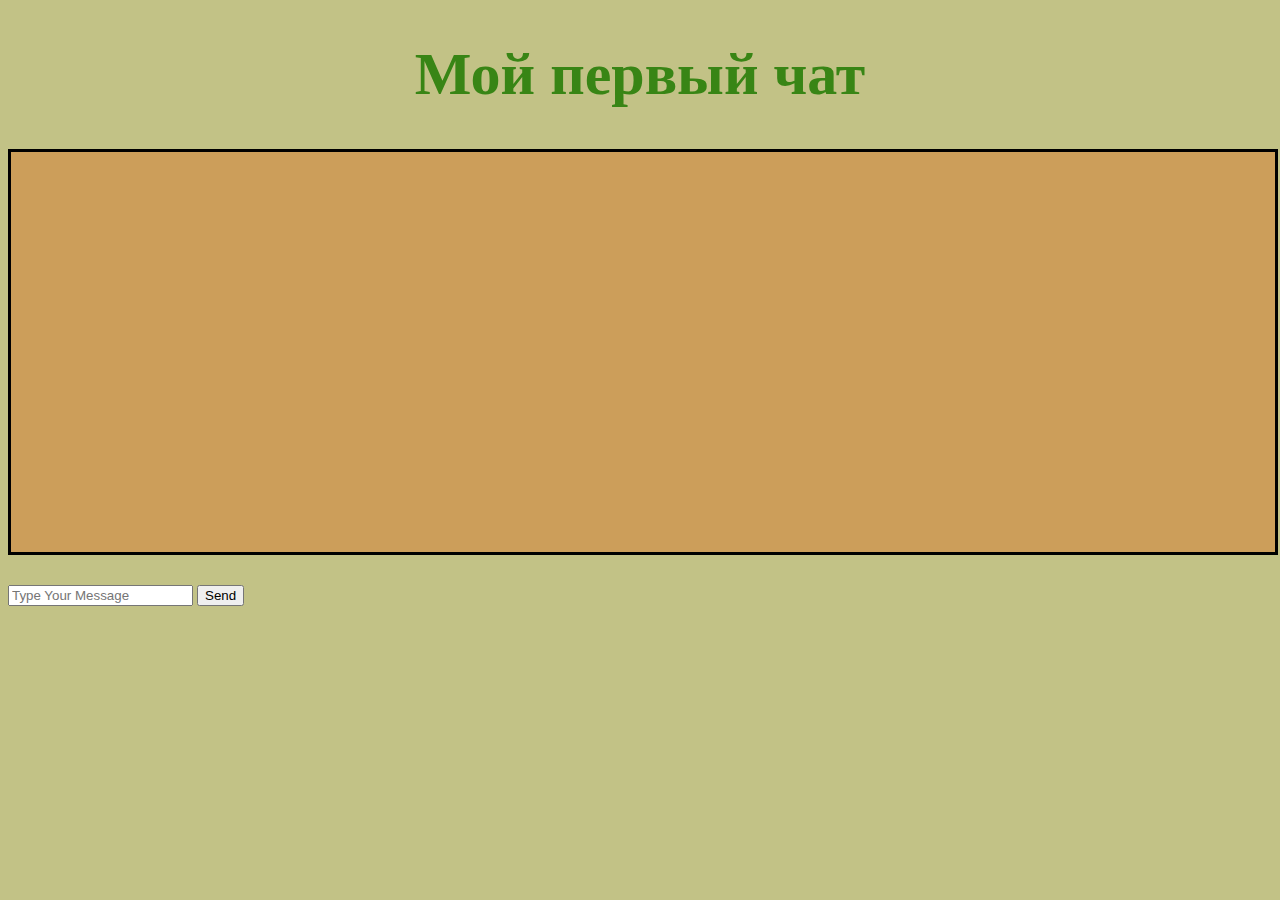
<file: homeworks/Andrii.Morozov_AndriiMorozov88/2 - DOM/index.html>
<!DOCTYPE html>
<html>
<head>
    <title>MyFirstChat</title>
    <meta charset="UTF-8">
    <link rel="stylesheet" href="style.css">
</head>
<body>
    <header>
        <h1 class="main__title">Мой первый чат</h1>
    </header>
    <main>
        <div class="chat__body" data-chat-field>
            <template data-chat-field-element>
                <div class="chat__message" data-message></div>
            </template>
        </div>
        <form data-input-message>
            <input type="text" class="chat__input" data-input-message placeholder="Type Your Message">
            <button type="submit">Send</button>
        </form>
    </main>
    <script src="script.js"></script>
</body>
</html>
</file>
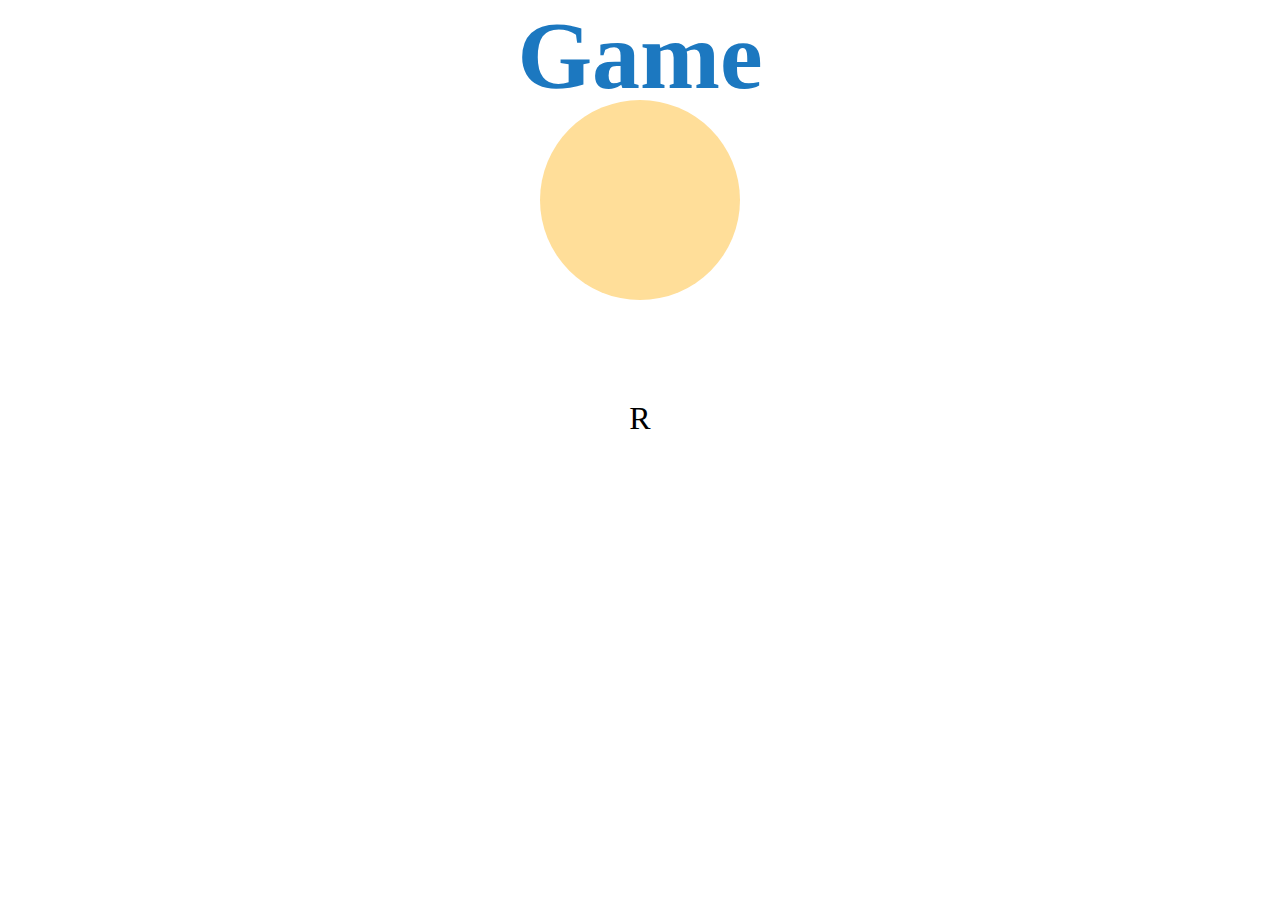
<file: homeworks/kostya.bublyk_ConstBagel/6-typescript/index.html>
<!doctype html>

<html lang="en">
    <head>
        <title>Game TS</title>
        <link rel="stylesheet" href="styles/style.css">
    </head>

    <body>
        <div class="page-wrapper">
            <header class="page-header">
                <h1 class="header-title">Game</h1>
            </header>
            <main class="page-main">
                <div class="main-circle">
                    <p class="main-scores" data-role="scores"></p>
                </div>
            </main>
            <footer class="page-footer">
                <p class="main-letter" data-role="random-letter"></p>
            </footer>
        </div>
        <script src="./dist/bundle.js"></script>
    </body>
</html>
</file>
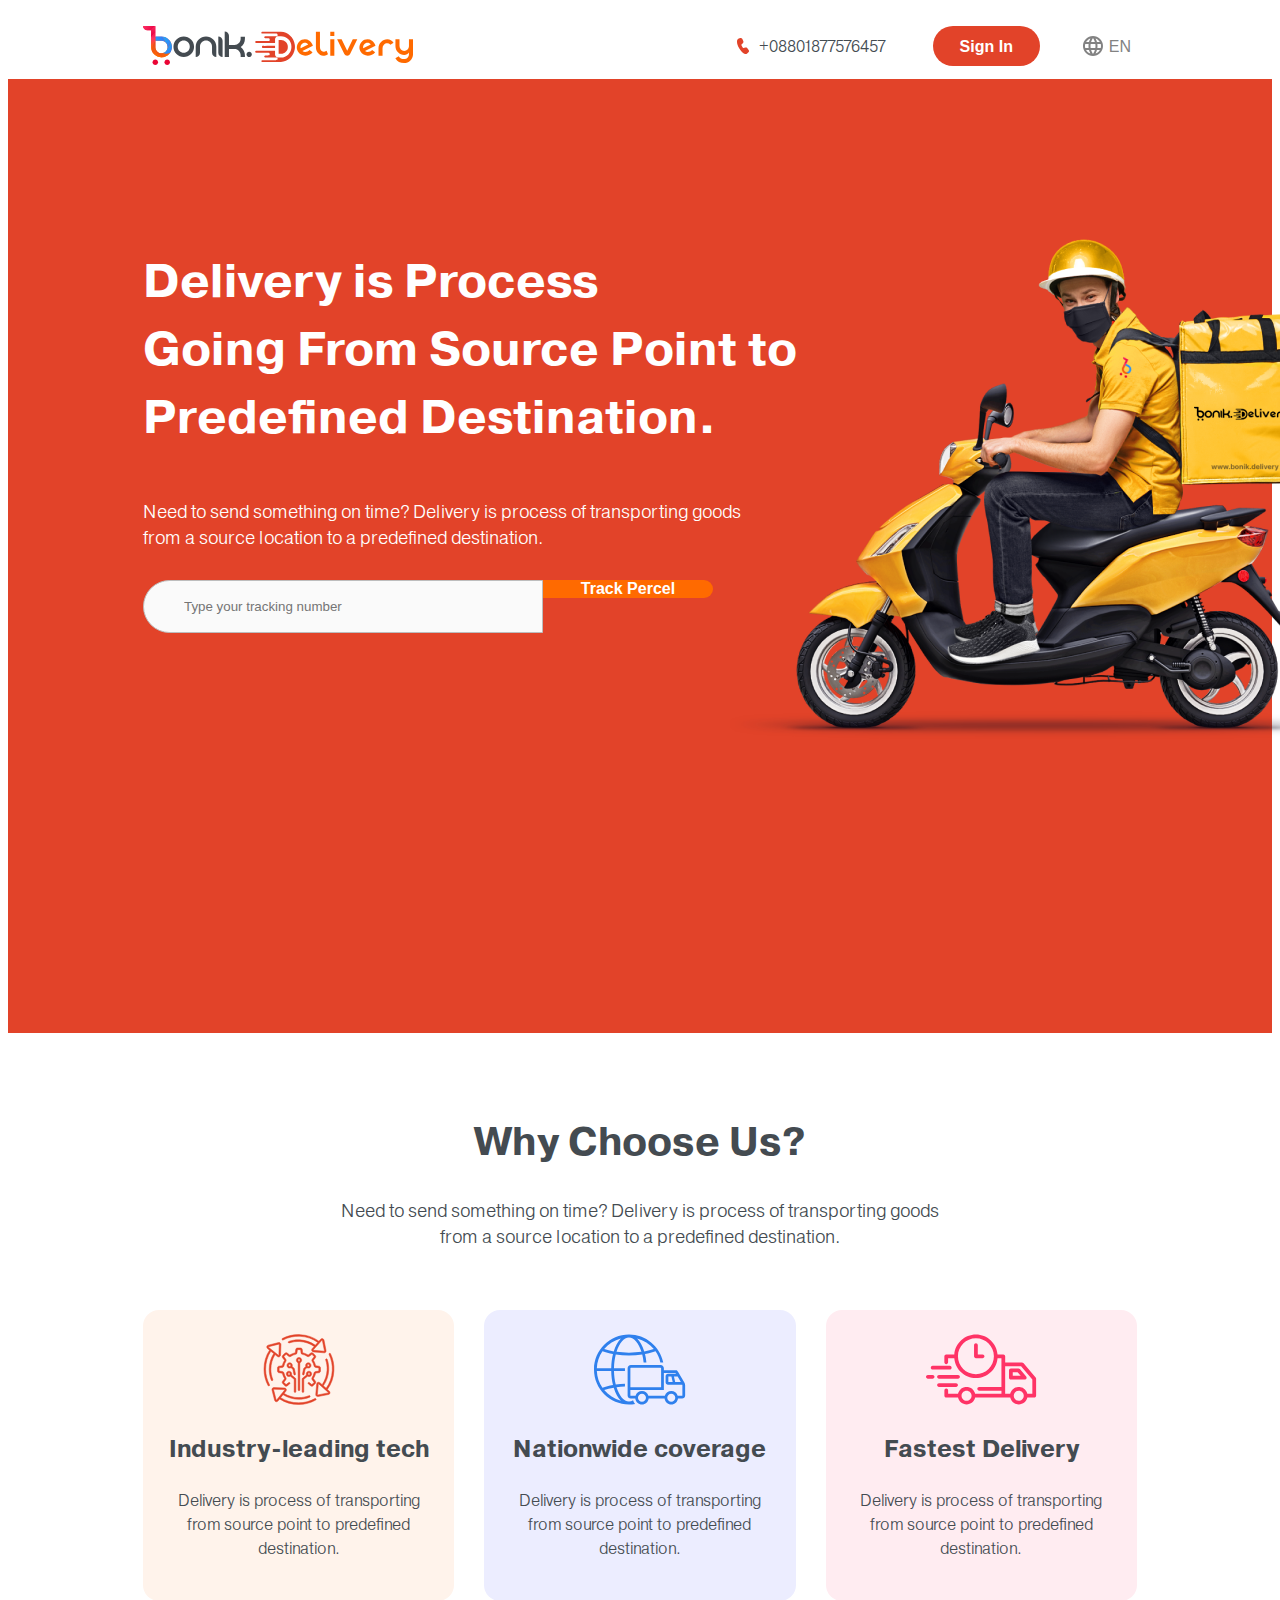
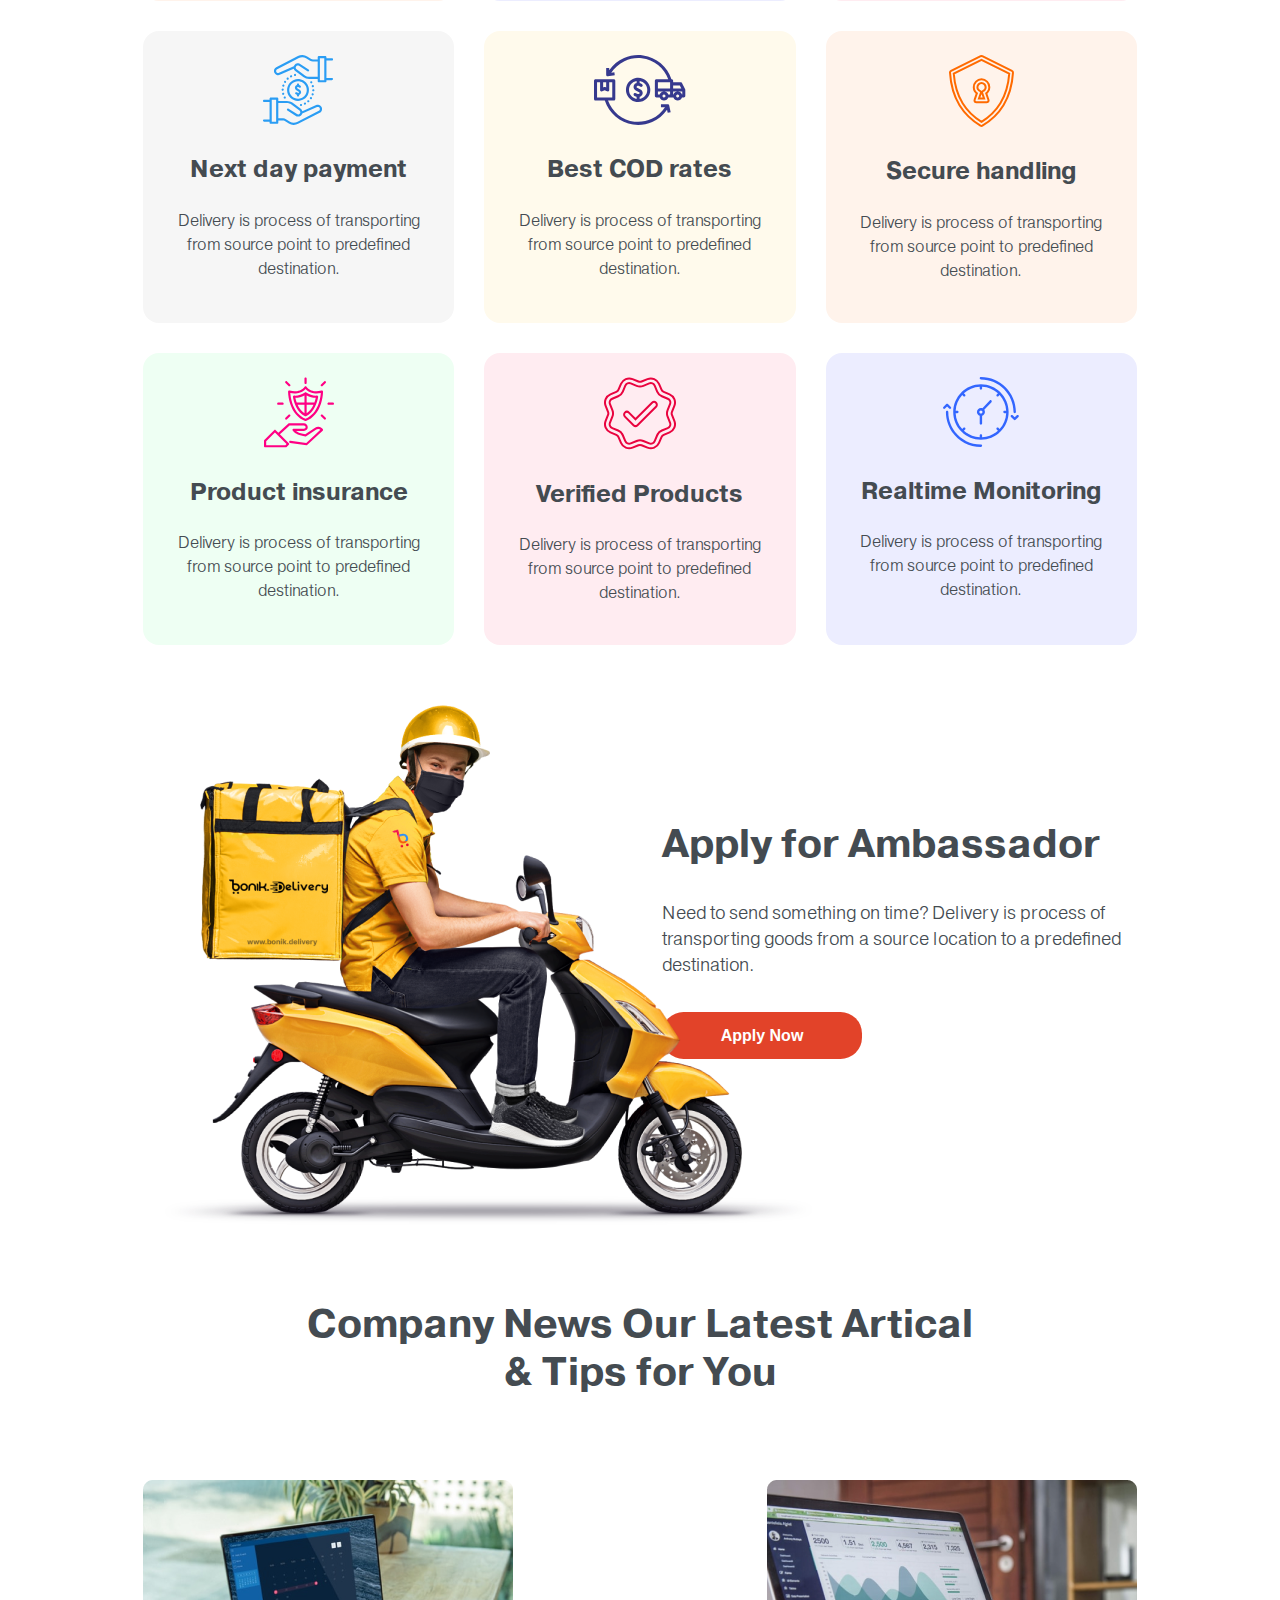
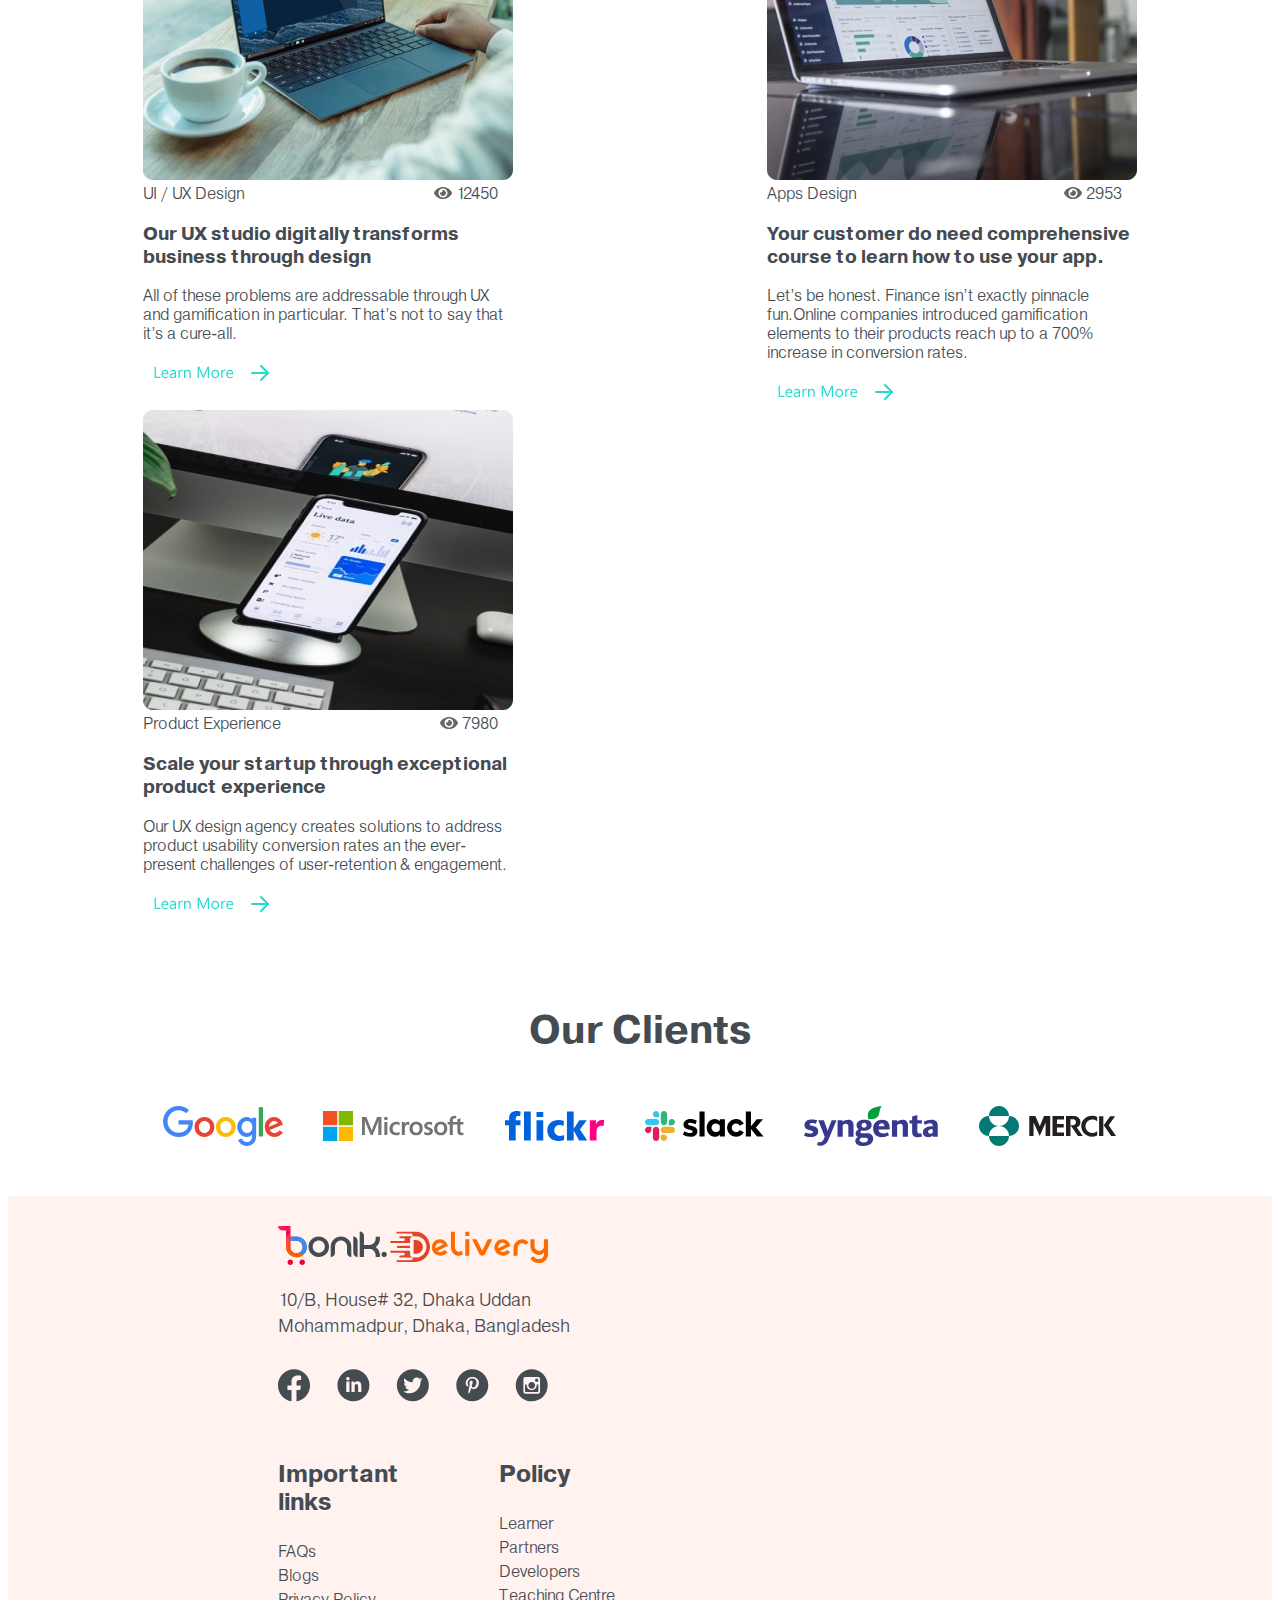
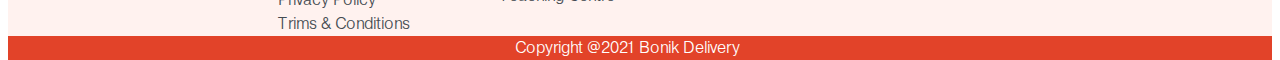
<file: homeworks/maksym.selenkov_MaksymSelenkov/6-adaptive/index.html>
<!doctype html>
<html lang="en">
    <head>
        <meta charset="UTF-8">
        <meta name="viewport" content="width=device-width, user-scalable=no, initial-scale=1.0, maximum-scale=1.0, minimum-scale=1.0">
        <meta http-equiv="X-UA-Compatible" content="ie=edge">
        <link rel="stylesheet" href="style.css">
        <title>6-adaptive</title>
    </head>
    <body>
        <div class="wrapper">
            <header class="header">
                <section class="header__logo">
                    <a href="">
                        <img src="./images/bonik%20delivery%20logo.svg" alt="logo">
                    </a>
                </section>
                <nav class="header__menu menu">
                    <div class="menu__phone">
                        <img src="./images/phone.svg" alt="phone">
                        <a class="menu__phone-number" href="tel:+08801877576457">+08801877576457</a>
                    </div>
                    <button class="menu__button" type="button">Sign In</button>
                    <div class="menu__language">
                        <img src="./images/ball.svg" alt="language">
                        <button class="menu__language-bar" type="button">EN</button>
                    </div>
                </nav>
            </header>
            <main>
                <section class="page">
                    <section class="page__heading heading">
                        <h1 class="heading__title">
                            Delivery is Process <br> Going From Source Point to Predefined Destination.
                        </h1>
                        <p class="heading__text">Need to send something on time? Delivery is process of transporting goods from a source location to a predefined destination.</p>
                        <div class="heading__form">
                            <input class="heading__input" type="text" placeholder="Type your tracking number">
                            <button class="heading__button" type="button">Track Percel</button>
                        </div>
                    </section>
                    <picture class="page__picture">
                        <source srcset="./images/bonik delivery img 1@2x.png 2x">
                        <img src="./images/bonik%20delivery%20img%201.png" alt="bonik">
                    </picture>
                </section>
                <section class="services">
                    <section class="services__heading section__heading">
                        <h2 class="section__title">Why Choose Us?</h2>
                        <p class="section__text">Need to send something on time? Delivery is process of transporting goods from a source location to a predefined destination.</p>
                    </section>
                    <section class="services__cards cards">
                        <div class="cards__item card card01">
                            <img src="./images/card01.svg" alt="card01.svg">
                            <h3 class="card__title">Industry-leading tech</h3>
                            <p class="card__text">Delivery is process of transporting from source point to predefined destination.</p>
                        </div>
                        <div class="cards__item card card02">
                            <img src="./images/card02.svg" alt="card02.svg">
                            <h3 class="card__title">Nationwide coverage</h3>
                            <p class="card__text">Delivery is process of transporting from source point to predefined destination.</p>
                        </div>
                        <div class="cards__item card card03">
                            <img src="./images/card03.svg" alt="card03.svg">
                            <h3 class="card__title">Fastest Delivery</h3>
                            <p class="card__text">Delivery is process of transporting from source point to predefined destination.</p>
                        </div>
                        <div class="cards__item card card04">
                            <img src="./images/card04.svg" alt="card04.svg">
                            <h3 class="card__title">Next day payment</h3>
                            <p class="card__text">Delivery is process of transporting from source point to predefined destination.</p>
                        </div>
                        <div class="cards__item card card05">
                            <img src="./images/card05.svg" alt="card05.svg">
                            <h3 class="card__title">Best COD rates</h3>
                            <p class="card__text">Delivery is process of transporting from source point to predefined destination.</p>
                        </div>
                        <div class="cards__item card card06">
                            <img src="./images/card06.svg" alt="card06.svg">
                            <h3 class="card__title">Secure handling</h3>
                            <p class="card__text">Delivery is process of transporting from source point to predefined destination.</p>
                        </div>
                        <div class="cards__item card card07">
                            <img src="./images/card07.svg" alt="card07.svg">
                            <h3 class="card__title">Product insurance</h3>
                            <p class="card__text">Delivery is process of transporting from source point to predefined destination.</p>
                        </div>
                        <div class="cards__item card card08">
                            <img src="./images/card08.svg" alt="card08.svg">
                            <h3 class="card__title">Verified Products</h3>
                            <p class="card__text">Delivery is process of transporting from source point to predefined destination.</p>
                        </div>
                        <div class="cards__item card card09">
                            <img src="./images/card09.svg" alt="card09.svg">
                            <h3 class="card__title">Realtime Monitoring</h3>
                            <p class="card__text">Delivery is process of transporting from source point to predefined destination.</p>
                        </div>
                    </section>
                </section>
                <section class="apply">
                    <picture class="apply__picture">
                        <source srcset="./images/bonik delivery img 02 1@2x.png 2x">
                        <img src="./images/bonik%20delivery%20img%2002%201.png" alt="bonik">
                    </picture>
                    <section class="apply__heading">
                        <h2 class="apply__title">Apply for Ambassador</h2>
                        <p class="apply__text">Need to send something on time? Delivery is process of transporting goods from a source location to a predefined destination.</p>
                        <button class="apply__button" type="button">Apply Now</button>
                    </section>
                </section>
                <section class="news">
                    <section class="news__heading section__heading">
                        <h2 class="section__title">Company News Our Latest Artical </br> & Tips for You</h2>
                    </section>
                    <section class="news__items">
                        <article class="news__item article">
                            <picture class="article__picture">
                                <source srcset="./images/Rectangle 21@2x.png 2x">
                                <img src="./images/Rectangle%2021.png" alt="bonik">
                            </picture>
                            <div class="article__under-picture under-picture">
                                <span class="under-picture__title">UI / UX Design</span>
                                <div>
                                    <img src="./images/eye.svg" alt="eye">
                                    <span class="under-picture__counter">12450</span>
                                </div>
                            </div>
                            <h3 class="article__title">Our UX studio digitally transforms business through design</h3>
                            <p class="article__text">All of these problems are addressable through UX and gamification in particular. That’s not to say that it’s a cure-all.</p>
                            <a href="" class="article__link">
                                <img src="./images/learn.svg" alt="learn">
                            </a>
                        </article>
                        <article class="news__item article">
                            <picture class="article__picture">
                                <source srcset="./images/Rectangle 22@2x.png 2x">
                                <img src="./images/Rectangle%2022.png" alt="bonik">
                            </picture>
                            <div class="article__under-picture under-picture">
                                <span class="under-picture__title">Apps Design</span>
                                <div>
                                    <img src="./images/eye.svg" alt="eye">
                                    <span class="under-picture__counter">2953</span>
                                </div>
                            </div>
                            <h3 class="article__title">Your customer do need comprehensive course to learn how to use your app.</h3>
                            <p class="article__text">Let’s be honest. Finance isn’t exactly pinnacle fun.Online companies introduced gamification elements to their products reach up to a 700% increase in conversion rates.</p>
                            <a href="" class="article__link">
                                <img src="./images/learn.svg" alt="learn">
                            </a>
                        </article>
                        <article class="news__item article">
                            <picture class="article__picture">
                                <source srcset="./images/Rectangle 20@2x.png 2x">
                                <img src="./images/Rectangle%2020.png" alt="bonik">
                            </picture>
                            <div class="article__under-picture under-picture">
                                <span class="under-picture__title">Product Experience</span>
                                <div>
                                    <img src="./images/eye.svg" alt="eye">
                                    <span class="under-picture__counter">7980</span>
                                </div>
                            </div>
                            <h3 class="article__title">Scale your startup through exceptional product experience</h3>
                            <p class="article__text">Our UX design agency creates solutions to address product usability conversion rates an the ever-present challenges of user-retention & engagement.</p>
                            <a href="" class="article__link">
                                <img src="./images/learn.svg" alt="learn">
                            </a>
                        </article>
                    </section>
                </section>
                <section class="clients">
                    <section class="clients__heading section__heading">
                        <h2 class="section__title">Our Clients</h2>
                    </section>
                    <section class="clients__logo">
                        <img src="./images/google.svg" alt="google">
                        <img src="./images/microsoft.svg" alt="microsoft">
                        <img src="./images/flickr.svg" alt="flickr">
                        <img src="./images/slack.svg" alt="slack">
                        <img src="./images/syngenta.svg" alt="syngenta">
                        <img src="./images/merck.svg" alt="merck">
                    </section>
                </section>
            </main>
            <footer class="footer">
                <section class="footer__info">
                    <div class="footer__about about">
                        <img class="about__title" src="./images/bonik%20delivery%20logo.svg" alt="logo">
                        <p class="about__text">10/B, House# 32, Dhaka Uddan Mohammadpur, Dhaka, Bangladesh</p>
                        <div class="about__socials">
                            <img src="./images/socials.svg" alt="socials">
                        </div>
                    </div>
                    <div class="footer__menu">
                        <nav class="footer__links">
                            <h3 class="links__title">Important links</h3>
                            <a class="footer__link" href="">FAQs</a>
                            <a class="footer__link" href="">Blogs</a>
                            <a class="footer__link" href="">Privacy Policy</a>
                            <a class="footer__link" href="">Trims & Conditions</a>
                        </nav>
                        <nav class="footer__policy">
                            <h3 class="policy__title">Policy</h3>
                            <a class="footer__link" href="">Learner</a>
                            <a class="footer__link" href="">Partners</a>
                            <a class="footer__link" href="">Developers</a>
                            <a class="footer__link" href="">Teaching Centre</a>
                        </nav>
                    </div>
                </section>
                <section class="copyright">
                    <p class="copyright__text">Copyright @2021 Bonik Delivery</p>
                </section>
            </footer>
        </div>
    </body>
</html>
</file>
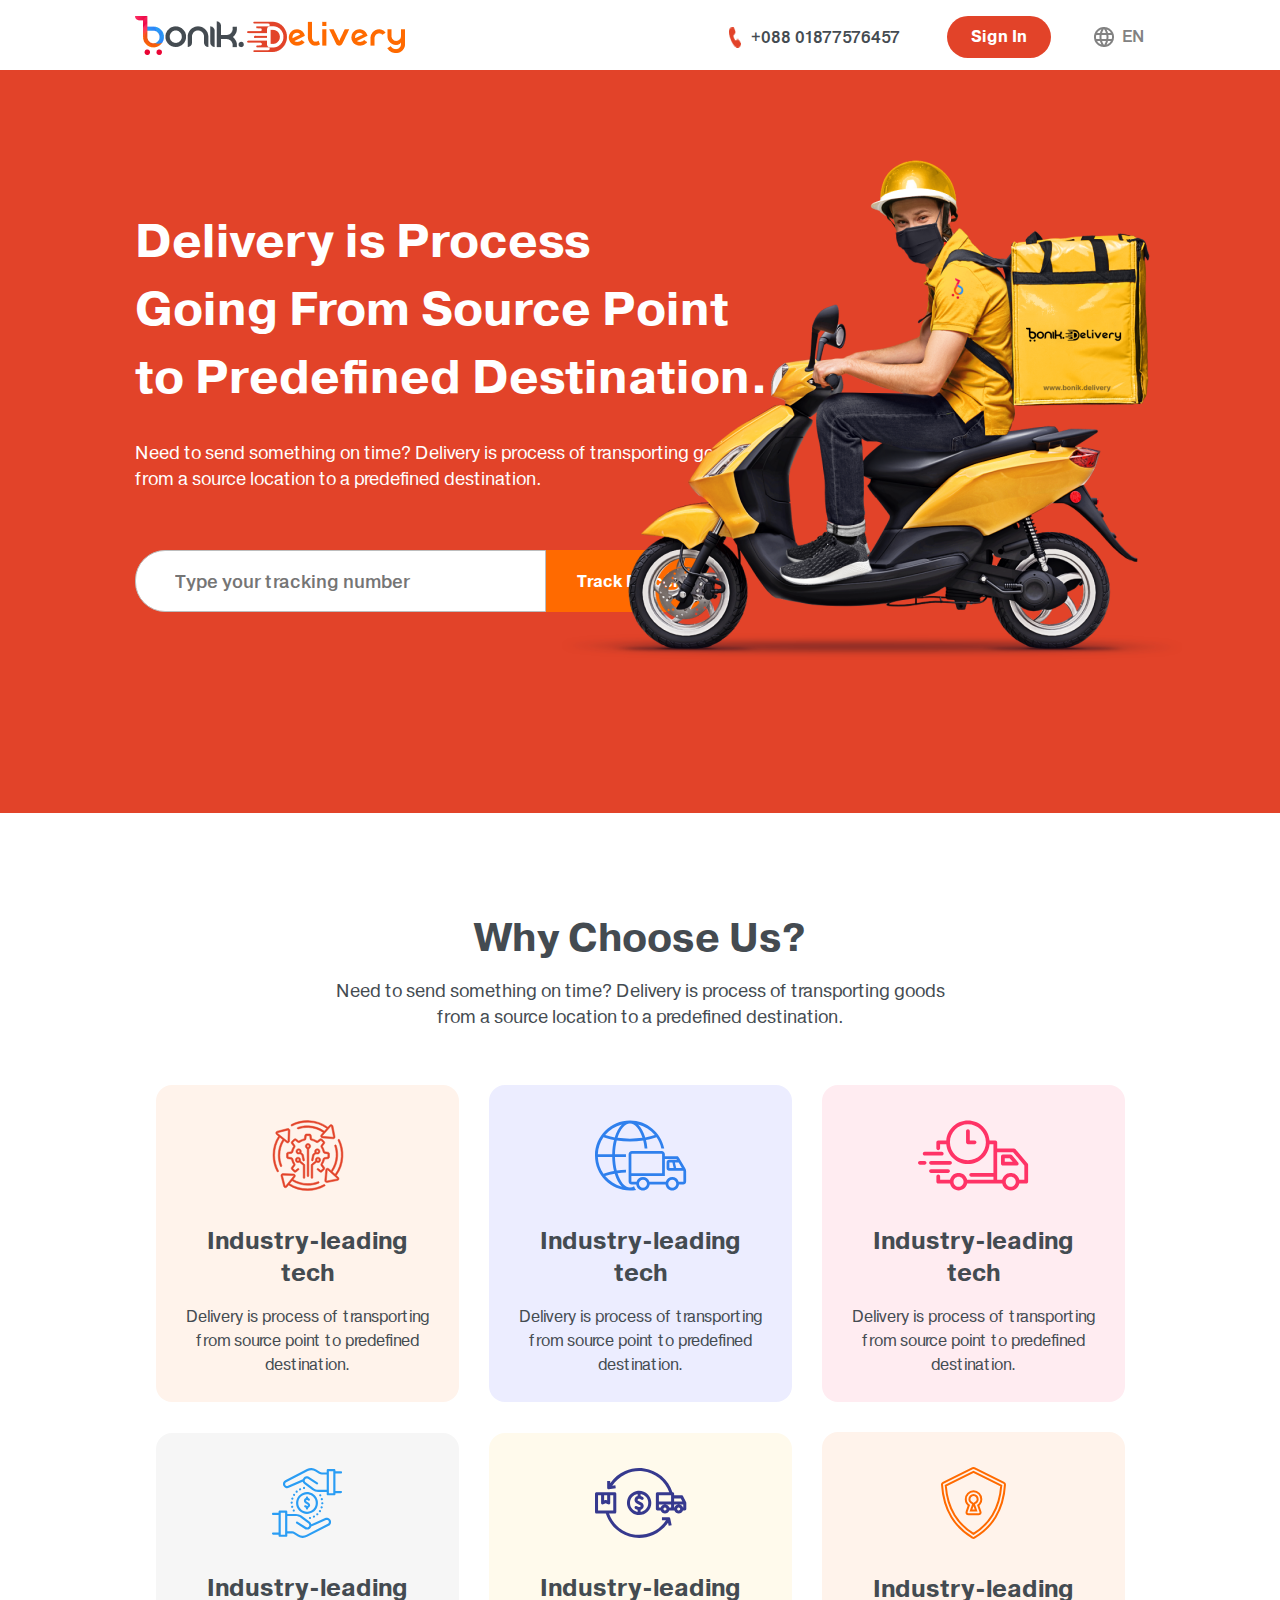
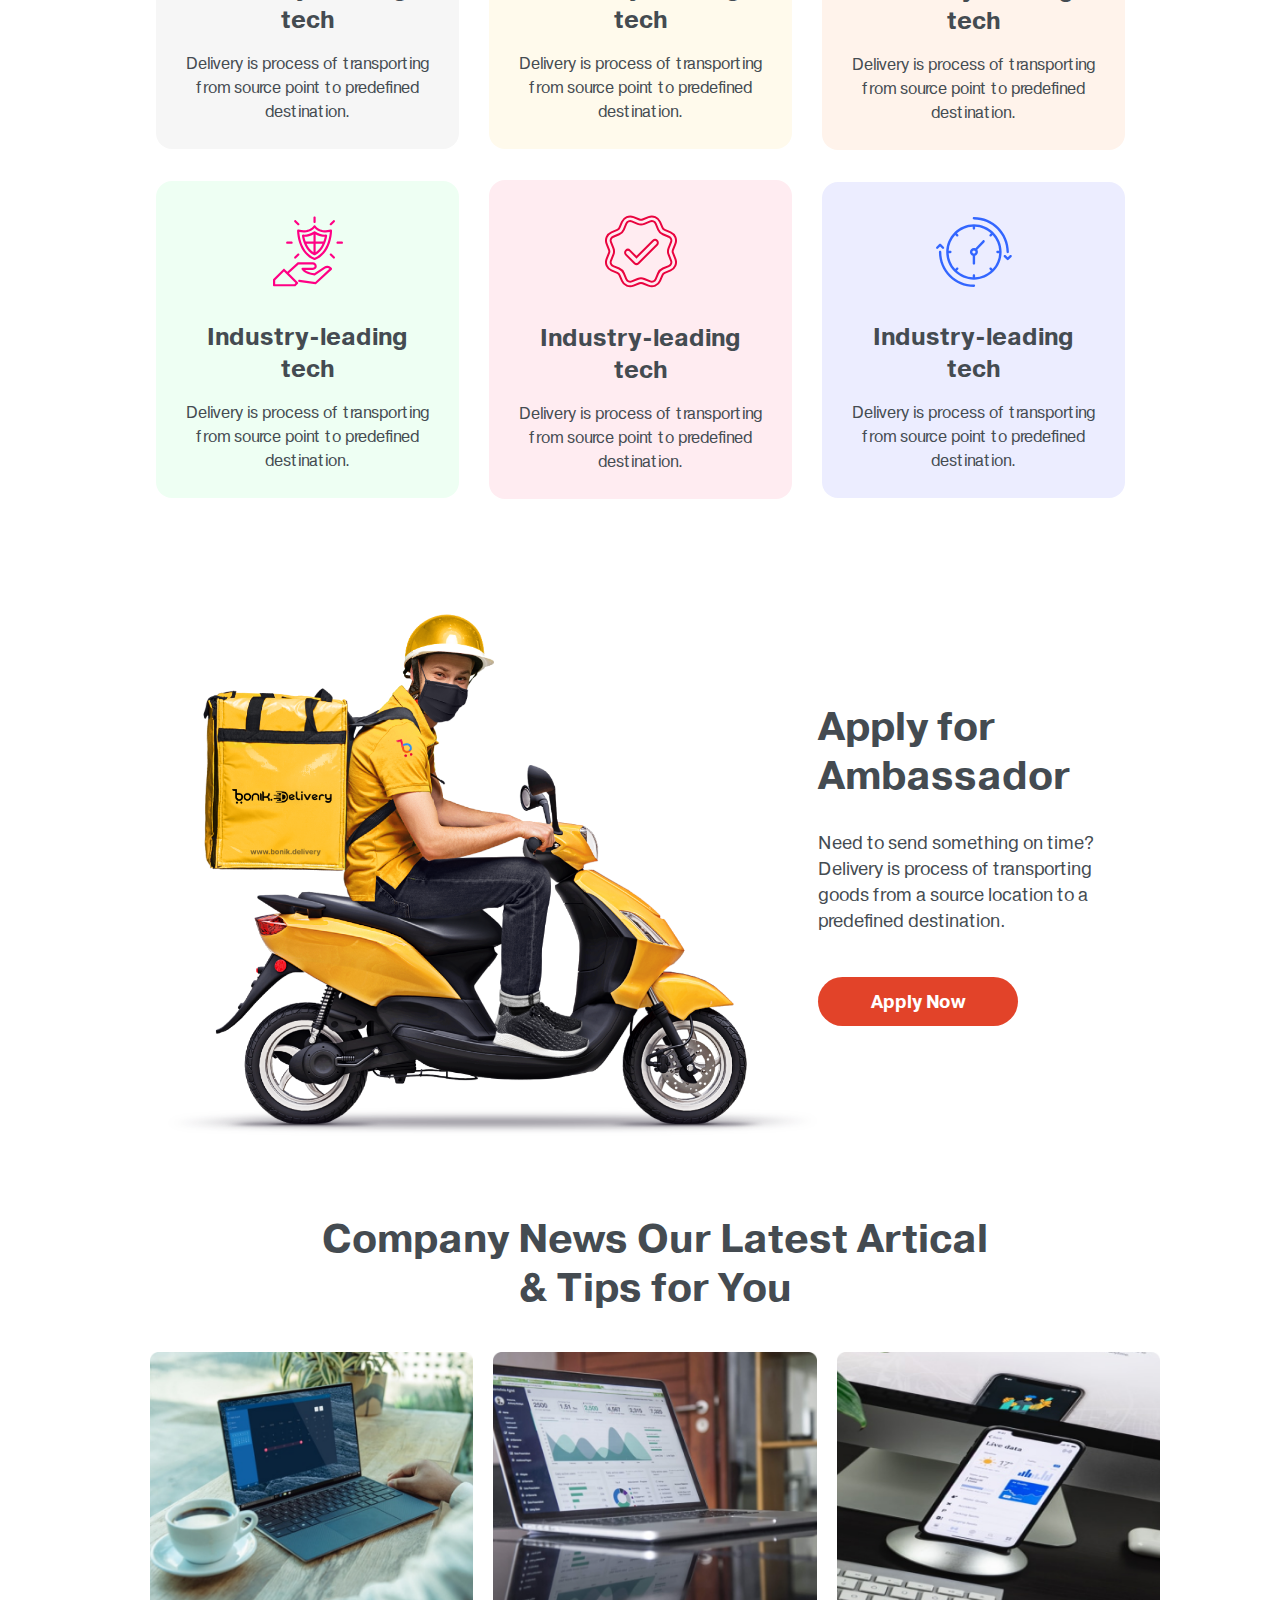
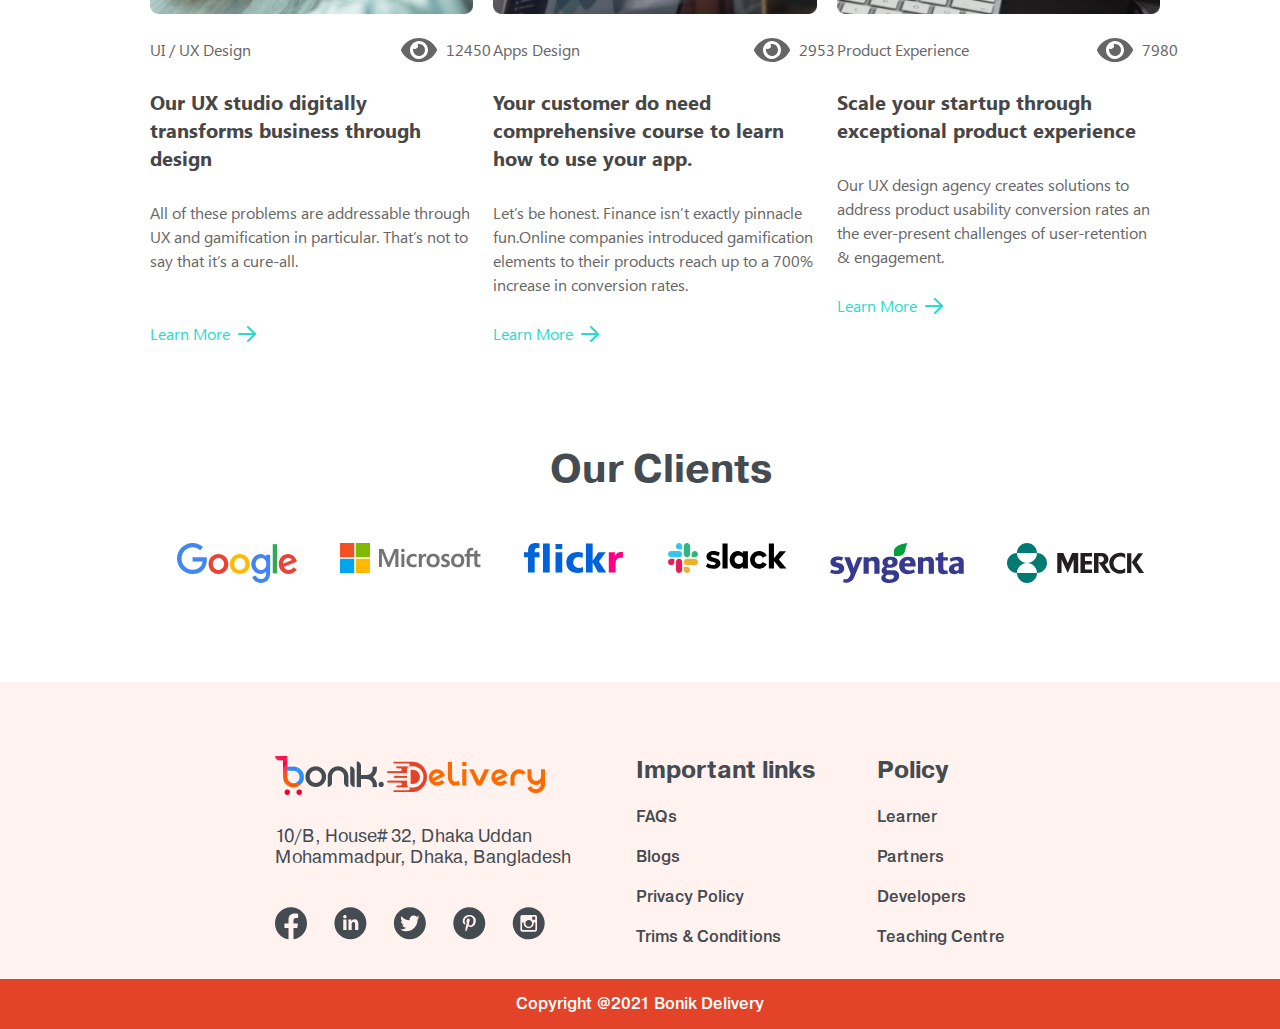
<file: homeworks/nikolay.krasniuk_Kingstar22/6-adaptive/index.html>
<!DOCTYPE html>
<html lang="en">
    <head>
        <meta charset="UTF-8">
        <meta http-equiv="X-UA-Compatible" content="IE=edge">
        <meta name="viewport" content="width=device-width, initial-scale=1.0">
        <title>6-adaptive</title>
        <link rel="stylesheet" href="css/fonts.css">
        <link rel="stylesheet" href="css/style.css">
    </head>
    <body>
        <header class="header">
            <div class="header__logo">
                <img src="icons/logo.png" alt="logo">
            </div>
            <nav class="header__nav">
                <div class="header__nav-phone">
                    <img class="header__nav-phone-icon" src="icons/phone.png" alt="phone_icon">
                    <a href="tel:%2B08801877576457" class="header__nav-phone-link">+088 01877576457 </a>
                </div>
                <button type="button" class="header__nav-btn">Sign In</button>
                <div class="header__nav-language">
                    <img class="header__nav-language-icon" src="icons/leng.png" alt="language_icon">
                    <a class="header__nav-language-link" href="#">EN</a>
                </div>
            </nav>
        </header>
        <section class="delivery">
            <div class="delivery__wrapper">
                <article class="delivery__content">
                    <h1 class="delivery__title">
                        Delivery is Process<br>
                        Going From Source Point to
                        Predefined Destination.
                    </h1>
                    <p class="delivery__description">
                        Need to send something on time? Delivery is process of transporting goods from a source location to a predefined destination.
                    </p>
                    <div class="delivery__track">
                        <input required="" placeholder="Type your tracking number" type="text" class="delivery__track-input">
                        <button type="button" class="delivery__track-btn">Track Percel</button>
                    </div>
                </article>
                <picture class="delivery__picture">
                    <source srcset="img/retina_desctop.png">
                    <img class="delivery__img" src="img/desctop.png" alt="delivery_moto">
                </picture>

            </div>
        </section>
        <section class="benefits">
            <div class="benefits__wrapper">
                <h2 class="benefits__title">Why Choose Us?</h2>
                <p class="benefits__description">
                    Need to send something on time? Delivery is process of transporting goods<br> from a source location to a predefined destination.
                </p>
                <article class="benefits__cards">
                    <div class="benefits__item">
                        <img class="benefits__item-icon" src="icons/benefits/card1.svg" alt="industry">
                        <p class="benefits__item-title">Industry-leading tech</p>

                        <p class="benefits__item-description">Delivery is process of transporting from source point to predefined destination.</p>
                    </div>
                    <div class="benefits__item">
                        <img class="benefits__item-icon" src="icons/benefits/card2.svg" alt="nationwide">
                        <p class="benefits__item-title">Industry-leading tech</p>
                        <p class="benefits__item-description">Delivery is process of transporting from source point to predefined destination.</p>
                    </div>
                    <div class="benefits__item">
                        <img class="benefits__item-icon" src="icons/benefits/card3.svg" alt="fastest">
                        <p class="benefits__item-title">Industry-leading tech</p>
                        <p class="benefits__item-description">Delivery is process of transporting from source point to predefined destination.</p>
                    </div>
                    <div class="benefits__item">
                        <img class="benefits__item-icon" src="icons/benefits/card4.svg" alt="investment">
                        <p class="benefits__item-title">Industry-leading tech</p>
                        <p class="benefits__item-description">Delivery is process of transporting from source point to predefined destination.</p>
                    </div>
                    <div class="benefits__item">
                        <img class="benefits__item-icon" src="icons/benefits/card5.svg" alt="rates">
                        <p class="benefits__item-title">Industry-leading tech</p>
                        <p class="benefits__item-description">Delivery is process of transporting from source point to predefined destination.</p>
                    </div>
                    <div class="benefits__item">
                        <img class="benefits__item-icon" src="icons/benefits/card6.svg" alt="handling">
                        <p class="benefits__item-title">Industry-leading tech</p>
                        <p class="benefits__item-description">Delivery is process of transporting from source point to predefined destination.</p>
                    </div>
                    <div class="benefits__item">
                        <img class="benefits__item-icon" src="icons/benefits/card7.svg" alt="insurance">
                        <p class="benefits__item-title">Industry-leading tech</p>
                        <p class="benefits__item-description">Delivery is process of transporting from source point to predefined destination.</p>
                    </div>
                    <div class="benefits__item">
                        <img class="benefits__item-icon" src="icons/benefits/card8.svg" alt="verified">
                        <p class="benefits__item-title">Industry-leading tech</p>
                        <p class="benefits__item-description">Delivery is process of transporting from source point to predefined destination.</p>
                    </div>
                    <div class="benefits__item">
                        <img class="benefits__item-icon" src="icons/benefits/card9.svg" alt="monitoring">
                        <p class="benefits__item-title">Industry-leading tech</p>
                        <p class="benefits__item-description">Delivery is process of transporting from source point to predefined destination.</p>
                    </div>
                </article>
            </div>
        </section>
        <section class="apply">
            <div class="apply__wrapper">
                <picture class="apply__picture">
                    <source srcset="img/retina_desctop2.png">
                    <img class="apply__img" src="img/desctop2.png" alt="delivery_moto">
                </picture>

                <articl class="apply__content">
                    <h2 class="apply__content-title">Apply for Ambassador</h2>
                    <p class="apply__content-discription">Need to send something on time? Delivery is process of transporting goods from a source location to a predefined destination.
                    </p>
                    <button type="button" class="apply__content-btn">Apply Now</button>
                </articl>
            </div>
        </section>
        <section class="news">
            <div class="news__wrapper">
                <h2 class="news__title">Company News Our Latest Artical & Tips for You</h2>
                <main class="news__posts">
                    <article class="news__post">
                        <picture class="news__post-picture">
                            <source srcset="img/news/1_news2x.png">
                            <img class="news__post-img" src="img/news/1_news.png" alt="post_img">
                        </picture>
                        <div class="news__signature">
                            <p class="news__signature-text">UI / UX Design</p>
                            <div class="news__signature-views">
                                <img src="img/news/revision.svg" alt="revision">
                                <p class="news__signature-views-text">12450</p>
                            </div>
                        </div>
                        <h3 class="news__post-title">Our UX studio digitally transforms business through design</h3>
                        <p class="news__post-description">All of these problems are addressable through UX and gamification in particular. That’s not to say that it’s a cure-all.</p>

                        <a class="news__learn" href="#">
                            <p class="news__learn-text">Learn More</p>
                            <img src="img/news/arrow.svg" alt="arrow_learn">
                        </a>
                    </article>
                    <article class="news__post">
                        <picture class="news__post-picture">
                            <source srcset="img/news/2_news2x.png">
                            <img class="news__post-img" src="img/news/2_news.png" alt="post_img">
                        </picture>
                        <div class="news__signature">
                            <p class="news__signature-text">Apps Design</p>
                            <div class="news__signature-views">
                                <img src="img/news/revision.svg" alt="revision">
                                <p class="news__signature-views-text">2953</p>
                            </div>
                        </div>
                        <h3 class="news__post-title">Your customer do need comprehensive course to learn how to use your app.</h3>
                        <p class="news__post-description">Let’s be honest. Finance isn’t exactly pinnacle fun.Online companies introduced gamification elements to their products reach up to a 700% increase in conversion rates.</p>

                        <a class="news__learn" href="#">
                            <p class="news__learn-text">Learn More</p>
                            <img src="img/news/arrow.svg" alt="arrow_learn">
                        </a>
                    </article>
                    <article class="news__post">
                        <picture class="news__post-picture">
                            <source srcset="img/news/3_news2x.png">
                            <img class="news__post-img" src="img/news/3_news.png" alt="post_img">
                        </picture>
                        <div class="news__signature">
                            <p class="news__signature-text">Product Experience</p>
                            <div class="news__signature-views">
                                <img src="img/news/revision.svg" alt="revision">
                                <p class="news__signature-views-text">7980</p>
                            </div>
                        </div>
                        <h3 class="news__post-title">Scale your startup through exceptional product experience</h3>
                        <p class="news__post-description">Our UX design agency creates solutions to address product usability conversion rates an the ever-present challenges of user-retention & engagement.</p>
                        <a class="news__learn" href="#">
                            <p class="news__learn-text">Learn More</p>
                            <img class="news__learn-arrow" src="img/news/arrow.svg" alt="arrow_learn">
                        </a>
                    </article>
                </main>
            </div>
        </section>
        <section class="clients">
            <div class="clients__wrapper">
                <h2 class="clients__title">Our Clients</h2>
                <main class="clients__content">
                    <a href="#">
                        <img src="img/clients/google.svg" alt="google">
                    </a>
                    <a href="#">
                        <img src="img/clients/microsoft.svg" alt="microsoft">
                    </a>
                    <a href="#">
                        <img src="img/clients/flickr.svg" alt="flickr">
                    </a>
                    <a href="#">
                        <img src="img/clients/slack.svg" alt="slack">
                    </a>
                    <a href="#">
                        <img src="img/clients/syngental.svg" alt="syngental">
                    </a>
                    <a href="#">
                        <img src="img/clients/merck.svg" alt="merck">
                    </a>
                </main>
            </div>
        </section>
        <footer class="footer">
            <div class="footer__wrapper">
                <main class="footer__content">
                    <article class="footer__contacts">
                        <img class="footer__contacts-logo" src="icons/logo.png" alt="logo">
                        <p class="footer__contacts-address">10/B, House# 32, Dhaka Uddan
                            Mohammadpur, Dhaka, Bangladesh</p>
                        <div class="footer__contacts-social">
                            <a href="#">
                                <img src="icons/footer/facebook.svg" alt="facebook">
                            </a>
                            <a href="#">
                                <img src="icons/footer/linkedin.svg" alt="linkedin">
                            </a>
                            <a href="#">
                                <img src="icons/footer/twiter.svg" alt="twiter">
                            </a>
                            <a href="#">
                                <img src="icons/footer/printerest.svg" alt="printerest">
                            </a>
                            <a href="#">
                                <img src="icons/footer/instagram.svg" alt="instagram">
                            </a>
                        </div>
                    </article>
                    <article class="footer__links">
                        <h3 class="footer__links-title">Important links</h3>
                        <ul class="footer__links-items">
                            <li class="footer__links-item">
                                <a class="footer__links-item-link" href="#">FAQs</a>
                            </li>
                            <li class="footer__links-item">
                                <a class="footer__links-item-link" href="#">Blogs</a>
                            </li>
                            <li class="footer__links-item">
                                <a class="footer__links-item-link" href="#">Privacy Policy</a>
                            </li>
                            <li class="footer__links-item">
                                <a class="footer__links-item-link" href="#">Trims & Conditions</a>
                            </li>
                        </ul>
                    </article>
                    <article class="footer__policy">
                        <h3 class="footer__policy-title">Policy</h3>
                        <ul class="footer__policy-items">
                            <li class="footer__policy-item">
                                <a class="footer__links-item-link" href="#">Learner</a>
                            </li>
                            <li class="footer__policy-item">
                                <a class="footer__links-item-link" href="#">Partners</a>
                            </li>
                            <li class="footer__policy-item">
                                <a class="footer__links-item-link" href="#">Developers</a>
                            </li>
                            <li class="footer__policy-item">
                                <a class="footer__links-item-link" href="#">Teaching Centre</a>
                            </li>
                        </ul>
                    </article>
                </main>
            </div>
            <div class="footer__description">
                <p class="footer__description-text">Copyright @2021 Bonik Delivery</p>
            </div>

        </footer>
    </body>
</html>
</file>
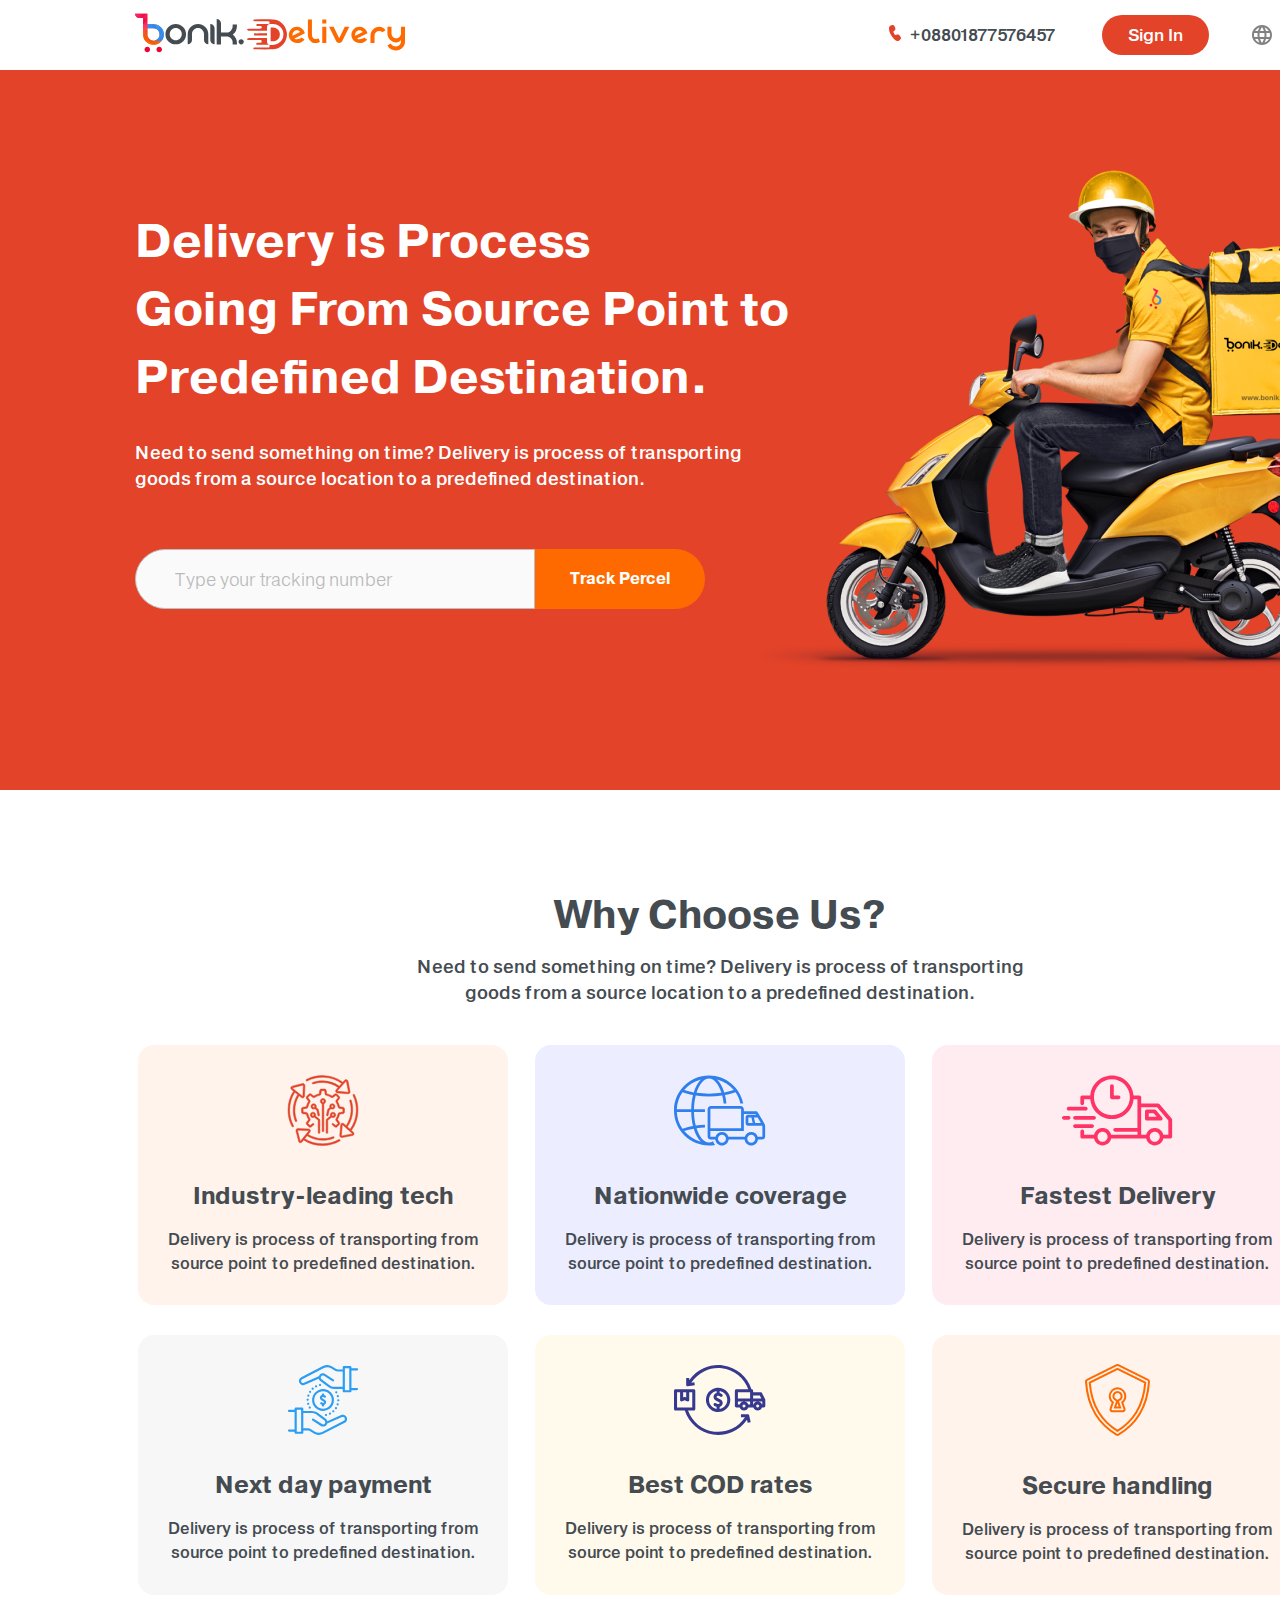
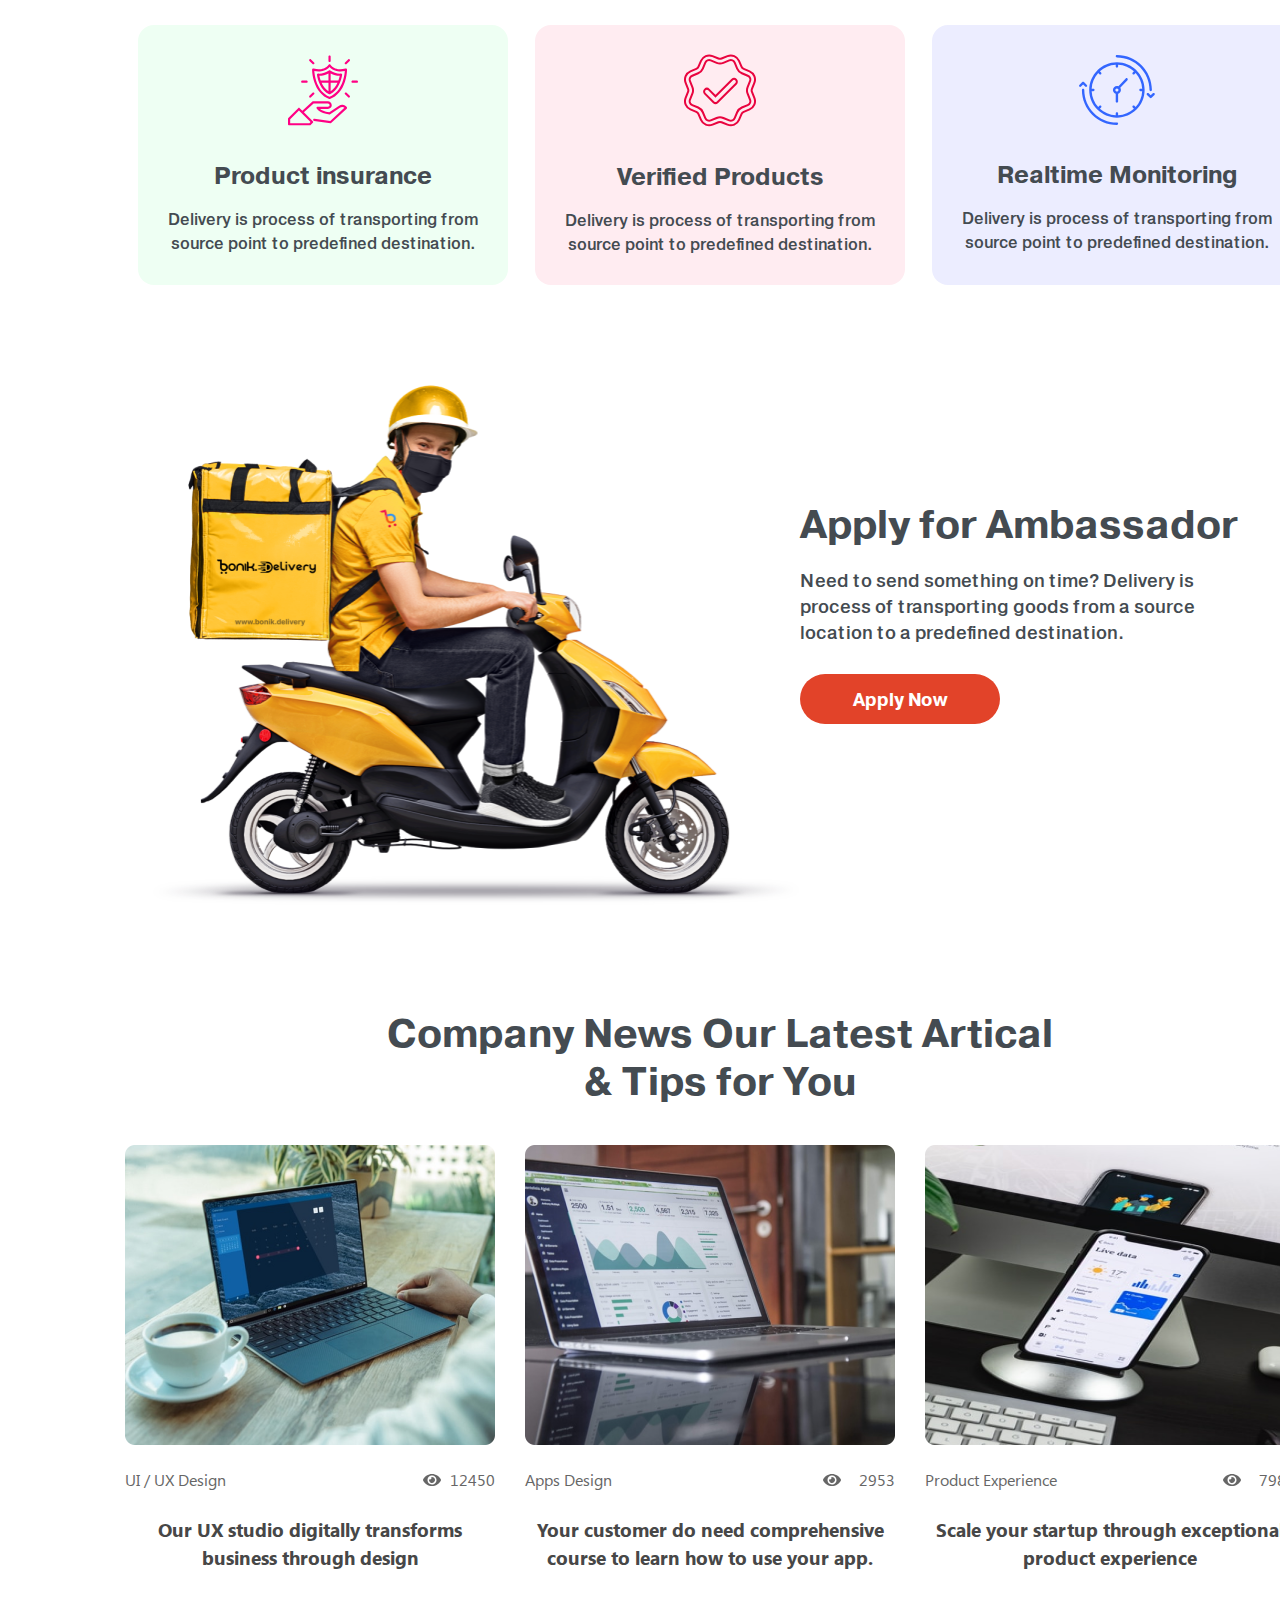
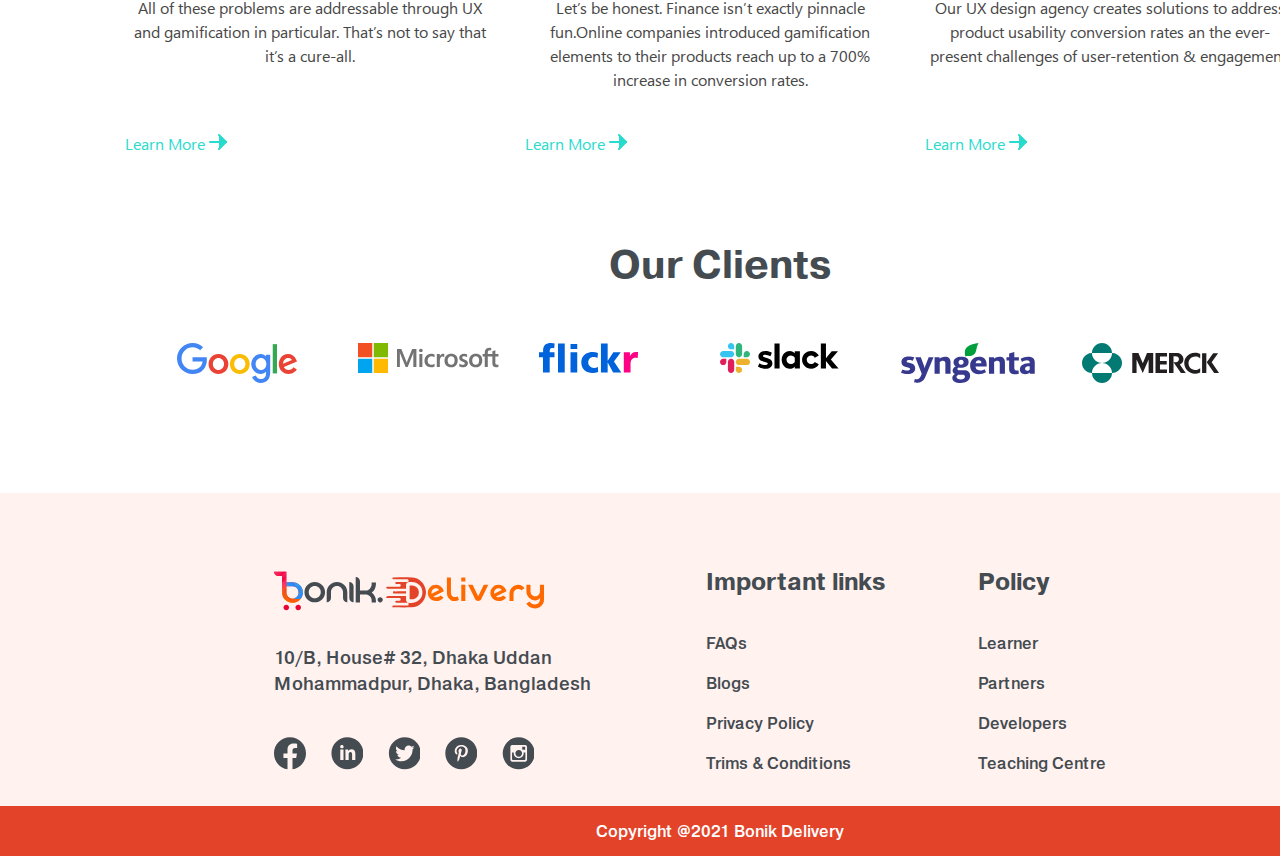
<file: homeworks/oleksandr.prylutskiy_SanSandru4/6-adaptive/index.html>
<!DOCTYPE html>
<html lang="en">
    <head>
        <meta charset="UTF-8">
        <meta http-equiv="X-UA-Compatible" content="IE=edge">
        <meta name="viewport" content="width=device-width, initial-scale=1.0">
        <link href="https://fonts.googleapis.com/css2?family=Merriweather+Sans:wght@400;500;700&display=swap" rel="stylesheet">
        <link href="https://fonts.googleapis.com/css2?family=Roboto:wght@400;500;700;900&display=swap" rel="stylesheet">
        <link rel="stylesheet" href="style.css">
        <title>Document</title>
    </head>
    <body>
        <header class="header">
            <div class="header__logo">
                <img src="images/bonik_delivery_logo.svg" alt="bonik delivery logo">
            </div>
            <div class="header__info">
                <div class="header__info-number-phone">
                    <a class="header__info-number-phone_input" href="tel:+08801877576457">
                        <svg class="header__phone-icon">
                            <use xlink:href="#phone"></use>
                        </svg>
                        +08801877576457
                    </a>
                </div>
                <button type="button" class="header__info_btn">Sign In</button>
                <div class="header__info-language">
                    <a class="header__info-link" href="#languege">
                        <svg class="header__globus-icon">
                            <use xlink:href="#globus"></use>
                        </svg>
                        <p class="header__info-language-change">EN</p>
                    </a>
                </div>
            </div>
        </header>
        <main class="main">
            <div class="process">
                <div class="process__section">
                    <div class="process__information">
                        <div class="process__head">
                            <p>
                                Delivery is Process <br>Going From Source Point to Predefined Destination.
                            </p>
                        </div>
                        <div class="process__text">
                            <p>Need to send something on time? Delivery is process of transporting goods from a source location to a predefined destination.</p>
                        </div>
                        <div class="process__track-percel">
                            <input class="process__track-percel_input" type="text" value="Type your tracking number">
                            <button class="process__track-percel_btn" type="button">Track Percel</button>
                        </div>
                    </div>
                    <div class="process__img">
                        <picture class="process-picture">
                            <source srcset="images/bonik_delivery_img_1_2x.png 2x">
                            <img class="process__delivery-photo" src="images/bonik_delivery_img1.png" alt="bonik delivery">
                        </picture>
                    </div>
                </div>
                <div class="choose-us">
                    <div class="choose-us_information">
                        <h3 class="main__text-head main__text-head--position-head">Why Choose Us?</h3>
                        <p class="choose-us__text-paragraph">Need to send something on time? Delivery is process of transporting goods from a source location to a predefined destination.</p>
                    </div>
                    <div class="choose-us__list">
                        <div class="choose-us__list-card choose-us__list-card--card-pink">
                            <img src="images/Indastry.svg" alt="Industry-leading tech">
                            <h4 class="card__list-head">Industry-leading tech</h4>
                            <p class="card__text">Delivery is process of transporting from source point to predefined destination.</p>
                        </div>
                        <div class="choose-us__list-card choose-us__list-card--card-blue-dark">
                            <img src="images/Coverage.svg" alt="Nationwide coverage">
                            <h4 class="card__list-head">Nationwide coverage</h4>
                            <p class="card__text">Delivery is process of transporting from source point to predefined destination.</p>
                        </div>
                        <div class="choose-us__list-card choose-us__list-card--card-pink-dark">
                            <img src="images/Delivery.svg" alt="Fastest Delivery">
                            <h4 class="card__list-head">Fastest Delivery</h4>
                            <p class="card__text">Delivery is process of transporting from source point to predefined destination.</p>
                        </div>
                        <div class="choose-us__list-card choose-us__list-card--card-blue-light">
                            <img src="images/Payment.svg" alt="Next day payment">
                            <h4 class="card__list-head">Next day payment</h4>
                            <p class="card__text">Delivery is process of transporting from source point to predefined destination.</p>
                        </div>
                        <div class="choose-us__list-card choose-us__list-card--card-pink-light">
                            <img src="images/Rates.svg" alt="Best COD rates">
                            <h4 class="card__list-head">Best COD rates</h4>
                            <p class="card__text">Delivery is process of transporting from source point to predefined destination.</p>
                        </div>
                        <div class="choose-us__list-card choose-us__list-card--card-pink">
                            <img src="images/Secure.svg" alt="Secure handling">
                            <h4 class="card__list-head">Secure handling</h4>
                            <p class="card__text">Delivery is process of transporting from source point to predefined destination.</p>
                        </div>
                        <div class="choose-us__list-card choose-us__list-card--card-blue">
                            <img src="images/19-insurance.svg" alt="Product insurance">
                            <h4 class="card__list-head">Product insurance</h4>
                            <p class="card__text">Delivery is process of transporting from source point to predefined destination.</p>
                        </div>
                        <div class="choose-us__list-card choose-us__list-card--card-pink-dark">
                            <img src="images/Verified.svg" alt="Verified Products">
                            <h4 class="card__list-head">Verified Products</h4>
                            <p class="card__text">Delivery is process of transporting from source point to predefined destination.</p>
                        </div>
                        <div class="choose-us__list-card choose-us__list-card--card-blue-dark">
                            <img src="images/Realtime.svg" alt="Realtime Monitoring">
                            <h4 class="card__list-head">Realtime Monitoring</h4>
                            <p class="card__text">Delivery is process of transporting from source point to predefined destination.</p>
                        </div>
                    </div>
                </div>
            </div>
            <div class="apply">
                <div class="apply__img">
                    <picture class="apply__picture">
                        <source srcset="images/bonik_delivery_img_02_1_2x.png 2x">
                        <img class="apply__delivery-photo" src="images/bonik_delivery_img_02_1.png" alt="bonik delivery">
                    </picture>
                </div>
                <div class="apply__for-ambassador">
                    <div class="main__text-head">Apply for Ambassador</div>
                    <div class="apply__for-ambassador-text">Need to send something on time? Delivery is process of transporting goods from a source location to a predefined destination.</div>
                    <button class="apply__for-ambassador_btn" type="button">Apply Now</button>
                </div>
            </div>
            <div class="news">
                <div class="news__information">
                    <h3 class="main__text-head main__text-head--news-head">Company News Our Latest Artical & Tips for You</h3>
                </div>
                <div class="news__list">
                    <div class="news__list-card">
                        <picture class="news__list-picture">
                            <source srcset="images/Rectangle_21_2x.png 2x">
                            <img class="news__list_img" src="images/Rectangle_21.png" alt="bonik delivery products">
                        </picture>
                        <div class="card__product">
                            <p class="card__product-text">UI / UX Design</p>
                            <div class="card__product-views">
                                <svg class="eye">
                                    <use xlink:href="#eye"></use>
                                </svg>
                                <p class="card__product-text">12450</p>
                            </div>
                        </div>
                        <div class="card__text">
                            <h3 class="card__head">
                                Our UX studio digitally transforms <br> business through design
                            </h3>
                            <p class="card__paragraph">All of these problems are addressable through UX and gamification in particular. That’s not to say that it’s a cure-all.</p>
                        </div>
                        <div class="card__learn-more">
                            <a class="card__learn-more_link" href="#Learn">
                                Learn More
                                <svg class="card__arrow">
                                    <use xlink:href="#arrow"></use>
                                </svg>
                            </a>
                        </div>
                    </div>
                    <div class="news__list-card">
                        <picture class="news__list-picture">
                            <source srcset="images/Rectangle_22_2x.png 2x">
                            <img class="news__list-img" src="images/Rectangle_22.png" alt="bonik delivery products">
                        </picture>
                        <div class="card__product">
                            <p class="card__product-text">Apps Design</p>
                            <div class="card__product-views">
                                <svg class="eye">
                                    <use xlink:href="#eye"></use>
                                </svg>
                                <p class="card__product-text">2953</p>
                            </div>
                        </div>
                        <div class="card__text">
                            <h3 class="card__head">
                                Your customer do need comprehensive course to learn how to use your app.
                            </h3>
                            <p class="card__paragraph">Let’s be honest. Finance isn’t exactly pinnacle fun.Online companies introduced gamification elements to their products reach up to a 700% increase in conversion rates.</p>
                        </div>
                        <div class="card__learn-more">
                            <a class="card__learn-more_link" href="#Learn">
                                Learn More
                                <svg class="card__arrow">
                                    <use xlink:href="#arrow"></use>
                                </svg>
                            </a>
                        </div>
                    </div>
                    <div class="news__list-card">
                        <picture class="news__list-picture">
                            <source srcset="images/Rectangle_20_2x.png 2x">
                            <img class="news__list-img" src="images/Rectangle_20.png" alt="bonik delivery products">
                        </picture>
                        <div class="card__product">
                            <p class="card__product-text">Product Experience</p>
                            <div class="card__product-views">
                                <svg class="eye">
                                    <use xlink:href="#eye"></use>
                                </svg>
                                <p class="card__product-text">7980</p>
                            </div>
                        </div>
                        <div class="card__text">
                            <h3 class="card__head">
                                Scale your startup through exceptional product experience
                            </h3>
                            <p class="card__paragraph">Our UX design agency creates solutions to address product usability conversion rates an the ever-present challenges of user-retention & engagement.</p>
                        </div>
                        <div class="card__learn-more">
                            <a class="card__learn-more_link" href="#Learn">
                                Learn More
                                <svg class="card__arrow">
                                    <use xlink:href="#arrow"></use>
                                </svg>
                            </a>
                        </div>
                    </div>
                </div>
            </div>
            <div class="our-clients">
                <div class="our-clients__information">
                    <h3 class="main__text-head main__text-head--position-head">Our Clients</h3>
                </div>
                <div class="our-clients__logos">
                    <svg>
                        <use xlink:href="#googly"></use>
                    </svg>
                    <svg>
                        <use xlink:href="#microsoft"></use>
                    </svg>
                    <svg>
                        <use xlink:href="#flickr"></use>
                    </svg>
                    <svg>
                        <use xlink:href="#slack"></use>
                    </svg>
                    <svg>
                        <use xlink:href="#syngenta"></use>
                    </svg>
                    <svg>
                        <use xlink:href="#merck"></use>
                    </svg>
                </div>
            </div>
        </main>
        <footer class="footer">
            <div class="footer__logo">
                <img class="footer__logo-img" src="images/bonik_delivery_logo.svg" alt="logo">
                <div class="footer__logo-text">10/B, House# 32, Dhaka Uddan
                    Mohammadpur, Dhaka, Bangladesh
                </div>
                <div class="footer__logo-social-link">
                    <a href="http://www.facebook.com">
                        <svg class="footer__social-icon">
                            <use xlink:href="#facebook"></use>
                        </svg>
                    </a>
                    <a class="footer__social-icon" href="https://www.linkedin.com">
                        <svg class="footer__social-icon">
                            <use xlink:href="#linkedin"></use>
                        </svg>
                    </a>
                    <a class="footer__social-icon" href="http://www.Twitter.com">
                        <svg class="footer__social-icon">
                            <use xlink:href="#twitter"></use>
                        </svg>
                    </a>
                    <a class="footer__social-icon" href="http://www.pinterest.com">
                        <svg class="footer__social-icon">
                            <use xlink:href="#pinterest"></use>
                        </svg>
                    </a>
                    <a class="footer__social-icon" href="http://www.instagram.com">
                        <svg class="footer__social-icon">
                            <use xlink:href="#instagram"></use>
                        </svg>
                    </a>
                </div>
            </div>
            <div class="footer__important-links">
                <h4 class="footer__head">Important links</h4>
                <ul class="footer__list">
                    <li class="footer__list-unit">
                        <a class="footer__list-link" href="#FAQs">FAQs</a>
                    </li>
                    <li class="footer__list-unit">
                        <a class="footer__list-link" href="#Blogs">Blogs</a>
                    </li>
                    <li class="footer__list-unit">
                        <a class="footer__list-link" href="#Privacy Policy">Privacy Policy</a>
                    </li>
                    <li class="footer__list-unit">
                        <a class="footer__list-link" href="#Trims & Conditions">Trims & Conditions</a>
                    </li>
                </ul>
            </div>
            <div class="footer__policy">
                <h4 class="footer__head">Policy</h4>
                <ul class="footer__list">
                    <li class="footer__list-unit">
                        <a class="footer__list-link" href="#Learner">Learner</a>
                    </li>
                    <li class="footer__list-unit">
                        <a class="footer__list-link" href="#Partners">Partners</a>
                    </li>
                    <li class="footer__list-unit">
                        <a class="footer__list-link" href="#Developers">Developers</a>
                    </li>
                    <li class="footer__list-unit">
                        <a class="footer__list-link" href="#Teaching Centre">Teaching Centre</a>
                    </li>
                </ul>
            </div>
            <div class="footer__copyright">
                <p class="footer__copyright-text">Copyright @2021 Bonik Delivery</p>
            </div>
        </footer>

        <svg display="none" xmlns="http://www.w3.org/2000/svg">
            <symbol id="facebook" viewBox="0 0 32 33">
                <g>
                    <path d="M32 16.4242C32 7.53327 24.8369 0.326172 16.002 0.326172C7.1631 0.328172 0 7.53327 0 16.4262C0 24.4592 5.85127 31.1183 13.4983 32.3262V21.0776H9.43882V16.4262H13.5023V12.8766C13.5023 8.84311 15.892 6.61539 19.5456 6.61539C21.2973 6.61539 23.1271 6.92935 23.1271 6.92935V10.8889H21.1094C19.1236 10.8889 18.5037 12.1307 18.5037 13.4045V16.4242H22.9391L22.2312 21.0756H18.5017V32.3242C26.1487 31.1163 32 24.4572 32 16.4242Z"></path>
                </g>
            </symbol>
            <symbol id="linkedin" viewBox="0 0 32 33">
                <g>
                    <path d="M16.4285 0.326172C7.5918 0.326172 0.428467 7.48951 0.428467 16.3262C0.428467 25.1628 7.5918 32.3262 16.4285 32.3262C25.2651 32.3262 32.4285 25.1628 32.4285 16.3262C32.4285 7.48951 25.2651 0.326172 16.4285 0.326172ZM12.5118 22.9578H9.2718V12.5312H12.5118V22.9578ZM10.8718 11.2512C9.84847 11.2512 9.1868 10.5262 9.1868 9.6295C9.1868 8.7145 9.86847 8.01117 10.9135 8.01117C11.9585 8.01117 12.5985 8.7145 12.6185 9.6295C12.6185 10.5262 11.9585 11.2512 10.8718 11.2512ZM24.3451 22.9578H21.1051V17.1795C21.1051 15.8345 20.6351 14.9212 19.4635 14.9212C18.5685 14.9212 18.0368 15.5395 17.8018 16.1345C17.7151 16.3462 17.6935 16.6462 17.6935 16.9445V22.9562H14.4518V15.8562C14.4518 14.5545 14.4101 13.4662 14.3668 12.5295H17.1818L17.3301 13.9778H17.3951C17.8218 13.2978 18.8668 12.2945 20.6151 12.2945C22.7468 12.2945 24.3451 13.7228 24.3451 16.7928V22.9578Z"></path>
                </g>
            </symbol>
            <symbol id="twitter" viewBox="0 0 32 33">
                <g>
                    <path d="M16.8574 0.326172C8.02171 0.326172 0.857422 7.49046 0.857422 16.3262C0.857422 25.1619 8.02171 32.3262 16.8574 32.3262C25.6931 32.3262 32.8574 25.1619 32.8574 16.3262C32.8574 7.49046 25.6931 0.326172 16.8574 0.326172ZM24.5467 12.3869C24.5574 12.5547 24.5574 12.7297 24.5574 12.9012C24.5574 18.144 20.5646 24.1833 13.2681 24.1833C11.0181 24.1833 8.93242 23.5297 7.17528 22.4047C7.49671 22.4405 7.80385 22.4547 8.13242 22.4547C9.98957 22.4547 11.6967 21.8262 13.0574 20.7619C11.3146 20.7262 9.85028 19.5833 9.35028 18.0119C9.96099 18.1012 10.511 18.1012 11.1396 17.9405C10.2422 17.7581 9.43555 17.2708 8.85677 16.5611C8.27799 15.8515 7.96273 14.9633 7.96457 14.0476V13.9976C8.48956 14.294 9.10742 14.4762 9.75385 14.5012C9.21043 14.139 8.76477 13.6484 8.45639 13.0727C8.14801 12.4971 7.98643 11.8542 7.98599 11.2012C7.98599 10.4619 8.17885 9.78689 8.52528 9.20117C9.52136 10.4274 10.7643 11.4303 12.1734 12.1446C13.5824 12.859 15.126 13.2689 16.7039 13.3476C16.1431 10.6512 18.1574 8.46903 20.5789 8.46903C21.7217 8.46903 22.7503 8.9476 23.4753 9.71903C24.3717 9.55117 25.2289 9.21546 25.9931 8.76546C25.6967 9.68331 25.0753 10.4583 24.2503 10.9476C25.0503 10.8619 25.8217 10.6405 26.536 10.3297C25.9967 11.1226 25.3217 11.8262 24.5467 12.3869Z"></path>
                </g>
            </symbol>
            <symbol id="pinterest" viewBox="0 0 32 33">
                <g>
                    <path d="M16.2859 0.326172C7.44922 0.326172 0.285889 7.48951 0.285889 16.3262C0.285889 25.1628 7.44922 32.3262 16.2859 32.3262C25.1226 32.3262 32.2859 25.1628 32.2859 16.3262C32.2859 7.48951 25.1226 0.326172 16.2859 0.326172ZM17.3809 20.1178C16.3542 20.0395 15.9242 19.5312 15.1209 19.0445C14.6792 21.3628 14.1392 23.5862 12.5392 24.7478C12.0442 21.2412 13.2626 18.6112 13.8292 15.8162C12.8642 14.1912 13.9442 10.9228 15.9809 11.7262C18.4859 12.7195 13.8109 17.7678 16.9492 18.3995C20.2259 19.0562 21.5642 12.7128 19.5326 10.6528C16.5959 7.67451 10.9876 10.5845 11.6776 14.8478C11.8442 15.8895 12.9226 16.2062 12.1076 17.6445C10.2292 17.2278 9.66755 15.7462 9.74089 13.7712C9.85589 10.5378 12.6459 8.27284 15.4426 7.96117C18.9809 7.56784 22.3009 9.2595 22.7609 12.5895C23.2759 16.3462 21.1626 20.4112 17.3809 20.1178Z"></path>
                </g>
            </symbol>
            <symbol id="instagram" viewBox="0 0 32 33">
                <g>
                    <path d="M21.7141 16.3262C21.7141 17.6523 21.1873 18.924 20.2496 19.8617C19.312 20.7994 18.0402 21.3262 16.7141 21.3262C15.388 21.3262 14.1163 20.7994 13.1786 19.8617C12.2409 18.924 11.7141 17.6523 11.7141 16.3262C11.7141 16.0412 11.7441 15.7628 11.7958 15.4928H10.0474V22.1545C10.0474 22.6178 10.4224 22.9928 10.8858 22.9928H22.5441C22.7662 22.9924 22.979 22.9039 23.1358 22.7467C23.2927 22.5895 23.3808 22.3766 23.3808 22.1545V15.4928H21.6324C21.6841 15.7628 21.7141 16.0412 21.7141 16.3262ZM16.7141 19.6595C17.152 19.6594 17.5855 19.573 17.99 19.4054C18.3945 19.2377 18.762 18.992 19.0715 18.6824C19.381 18.3727 19.6265 18.0051 19.794 17.6005C19.9614 17.1959 20.0476 16.7624 20.0474 16.3245C20.0473 15.8867 19.961 15.4531 19.7933 15.0486C19.6257 14.6442 19.38 14.2767 19.0703 13.9671C18.7606 13.6576 18.393 13.4121 17.9884 13.2447C17.5839 13.0772 17.1503 12.9911 16.7124 12.9912C15.8282 12.9914 14.9802 13.3429 14.3551 13.9683C13.73 14.5938 13.3789 15.4419 13.3791 16.3262C13.3793 17.2104 13.7308 18.0584 14.3563 18.6835C14.9817 19.3087 15.8298 19.6597 16.7141 19.6595ZM20.7141 12.8262H22.7124C22.8452 12.8262 22.9726 12.7735 23.0666 12.6798C23.1606 12.5861 23.2137 12.4589 23.2141 12.3262V10.3278C23.2141 10.1948 23.1613 10.0672 23.0672 9.97311C22.9731 9.87903 22.8455 9.82617 22.7124 9.82617H20.7141C20.5811 9.82617 20.4535 9.87903 20.3594 9.97311C20.2653 10.0672 20.2124 10.1948 20.2124 10.3278V12.3262C20.2141 12.6012 20.4391 12.8262 20.7141 12.8262ZM16.7141 0.326172C12.4706 0.326172 8.40098 2.01188 5.4004 5.01246C2.39982 8.01304 0.714111 12.0827 0.714111 16.3262C0.714111 20.5696 2.39982 24.6393 5.4004 27.6399C8.40098 30.6405 12.4706 32.3262 16.7141 32.3262C18.8153 32.3262 20.8958 31.9123 22.837 31.1082C24.7783 30.3042 26.5421 29.1256 28.0278 27.6399C29.5136 26.1541 30.6921 24.3903 31.4962 22.4491C32.3003 20.5079 32.7141 18.4273 32.7141 16.3262C32.7141 14.225 32.3003 12.1444 31.4962 10.2032C30.6921 8.26203 29.5136 6.4982 28.0278 5.01246C26.5421 3.52673 24.7783 2.34817 22.837 1.5441C20.8958 0.740024 18.8153 0.326172 16.7141 0.326172ZM25.0474 22.8078C25.0474 23.8262 24.2141 24.6595 23.1958 24.6595H10.2324C9.21411 24.6595 8.38078 23.8262 8.38078 22.8078V9.84451C8.38078 8.82617 9.21411 7.99284 10.2324 7.99284H23.1958C24.2141 7.99284 25.0474 8.82617 25.0474 9.84451V22.8078Z"></path>
                </g>
            </symbol>
            <symbol id="googly" width="120" height="40" viewBox="0 0 120 40">
                <g>
                    <path d="M51.353 21.0502C51.353 26.805 46.9071 31.0457 41.4509 31.0457C35.9948 31.0457 31.5488 26.805 31.5488 21.0502C31.5488 15.2548 35.9948 11.0547 41.4509 11.0547C46.9071 11.0547 51.353 15.2548 51.353 21.0502ZM47.0183 21.0502C47.0183 17.454 44.4416 14.9934 41.4509 14.9934C38.4603 14.9934 35.8835 17.454 35.8835 21.0502C35.8835 24.6103 38.4603 27.107 41.4509 27.107C44.4416 27.107 47.0183 24.6058 47.0183 21.0502Z" fill="#EA4335"></path>
                    <path d="M72.7148 21.0502C72.7148 26.805 68.2689 31.0457 62.8127 31.0457C57.3566 31.0457 52.9106 26.805 52.9106 21.0502C52.9106 15.2593 57.3566 11.0547 62.8127 11.0547C68.2689 11.0547 72.7148 15.2548 72.7148 21.0502ZM68.3802 21.0502C68.3802 17.454 65.8034 14.9934 62.8127 14.9934C59.8221 14.9934 57.2453 17.454 57.2453 21.0502C57.2453 24.6103 59.8221 27.107 62.8127 27.107C65.8034 27.107 68.3802 24.6058 68.3802 21.0502Z" fill="#FBBC05"></path>
                    <path d="M93.1864 11.6586V29.6036C93.1864 36.9853 88.8874 40.0002 83.805 40.0002C79.0209 40.0002 76.1415 36.76 75.0556 34.1101L78.8295 32.5193C79.5015 34.1462 81.1482 36.066 83.8006 36.066C87.0538 36.066 89.0698 34.0335 89.0698 30.2075V28.7699H88.9185C87.9483 29.9821 86.0792 31.0412 83.7205 31.0412C78.785 31.0412 74.2634 26.6879 74.2634 21.0862C74.2634 15.4441 78.785 11.0547 83.7205 11.0547C86.0747 11.0547 87.9439 12.1137 88.9185 13.2899H89.0698V11.6631H93.1864V11.6586ZM89.3769 21.0862C89.3769 17.5666 87.0583 14.9934 84.1077 14.9934C81.117 14.9934 78.6114 17.5666 78.6114 21.0862C78.6114 24.5698 81.117 27.107 84.1077 27.107C87.0583 27.107 89.3769 24.5698 89.3769 21.0862Z" fill="#4285F4"></path>
                    <path d="M99.9732 1.14014V30.4326H95.7454V1.14014H99.9732Z" fill="#34A853"></path>
                    <path d="M116.449 24.3398L119.813 26.6111C118.727 28.238 116.11 31.041 111.589 31.041C105.981 31.041 101.793 26.6517 101.793 21.0455C101.793 15.1014 106.017 11.05 111.104 11.05C116.226 11.05 118.732 15.178 119.55 17.4088L120 18.5444L106.805 24.0784C107.815 26.0838 109.386 27.1068 111.589 27.1068C113.796 27.1068 115.327 26.0072 116.449 24.3398ZM106.093 20.7436L114.913 17.0347C114.428 15.7864 112.968 14.9167 111.251 14.9167C109.048 14.9167 105.981 16.886 106.093 20.7436Z" fill="#EA4335"></path>
                    <path d="M15.5452 18.4497V14.2091H29.6573C29.7953 14.9482 29.8665 15.8224 29.8665 16.7688C29.8665 19.9504 29.0076 23.8846 26.2394 26.6877C23.5469 29.5268 20.1068 31.041 15.5496 31.041C7.1028 31.041 0 24.0739 0 15.5205C0 6.9671 7.1028 0 15.5496 0C20.2225 0 23.5514 1.85669 26.0525 4.2767L23.0975 7.26904C21.304 5.56557 18.8741 4.24065 15.5452 4.24065C9.37695 4.24065 4.55274 9.27445 4.55274 15.5205C4.55274 21.7666 9.37695 26.8004 15.5452 26.8004C19.5461 26.8004 21.8247 25.1735 23.2844 23.6954C24.4682 22.4966 25.247 20.7841 25.5541 18.4452L15.5452 18.4497Z" fill="#4285F4"></path>
                </g>
            </symbol>
            <symbol id="microsoft" width="141" height="30" viewBox="0 0 141 30">
                <g>
                    <path d="M49.5815 17.279L48.7442 19.6511H48.6745C48.5349 19.1162 48.2791 18.3022 47.8605 17.3255L43.3722 6.04641H38.9768V24.0232H41.8838V12.9301C41.8838 12.2325 41.8838 11.4418 41.8605 10.465C41.8373 9.97664 41.7908 9.60455 41.7675 9.32548H41.8373C41.9768 10.0232 42.1396 10.5348 42.2559 10.8604L47.6512 23.9766H49.6977L55.0466 10.7441C55.1629 10.4418 55.2791 9.83711 55.3954 9.32548H55.4652C55.3954 10.6511 55.3489 11.8371 55.3256 12.558V23.9534H58.4187V5.9999H54.1861L49.5815 17.279ZM61.3489 11.0697H64.3722V23.9534H61.3489V11.0697ZM62.8838 5.6278C62.3722 5.6278 61.9535 5.81385 61.6047 6.13943C61.2559 6.46501 61.0698 6.88362 61.0698 7.39525C61.0698 7.88362 61.2559 8.30222 61.6047 8.6278C61.9535 8.95339 62.3722 9.11618 62.8838 9.11618C63.3954 9.11618 63.8373 8.93013 64.1629 8.6278C64.5117 8.30222 64.6977 7.88362 64.6977 7.39525C64.6977 6.90687 64.5117 6.48827 64.1629 6.13943C63.8605 5.81385 63.4187 5.6278 62.8838 5.6278ZM75.0931 10.9534C74.5349 10.8371 73.9536 10.7673 73.3954 10.7673C72.0233 10.7673 70.7675 11.0697 69.721 11.6743C68.6745 12.279 67.8373 13.1162 67.3024 14.1627C66.7442 15.2325 66.4652 16.465 66.4652 17.8836C66.4652 19.1162 66.7442 20.2092 67.2791 21.2092C67.814 22.1859 68.5582 22.9766 69.5582 23.5115C70.5117 24.0464 71.628 24.3255 72.8838 24.3255C74.3256 24.3255 75.5582 24.0232 76.5349 23.465L76.5582 23.4418V20.6511L76.4419 20.7441C76.0001 21.0697 75.4884 21.3487 74.9768 21.5115C74.4419 21.6976 73.9536 21.7906 73.535 21.7906C72.3256 21.7906 71.3722 21.4418 70.6977 20.6743C70.0001 19.9301 69.6512 18.9069 69.6512 17.6278C69.6512 16.3022 70.0001 15.2557 70.721 14.4883C71.4419 13.7208 72.3954 13.3255 73.5582 13.3255C74.5349 13.3255 75.535 13.6511 76.4419 14.3022L76.5582 14.3952V11.4418L76.5349 11.4185C76.1396 11.2557 75.6977 11.0697 75.0931 10.9534ZM85.0698 10.8604C84.3256 10.8604 83.628 11.0929 83.0233 11.5813C82.5117 11.9999 82.1629 12.6045 81.8605 13.3255H81.8373V11.0697H78.814V23.9534H81.8373V17.372C81.8373 16.2557 82.0698 15.3255 82.5815 14.6511C83.0931 13.9534 83.7442 13.6045 84.5349 13.6045C84.814 13.6045 85.0931 13.6743 85.4419 13.7208C85.7675 13.8139 86.0001 13.9069 86.1629 14.0232L86.2791 14.1162V11.0929L86.2094 11.0697C86.0001 10.9301 85.5815 10.8604 85.0698 10.8604ZM93.3024 10.7906C91.1861 10.7906 89.4884 11.4185 88.3024 12.6511C87.0931 13.8836 86.5117 15.5813 86.5117 17.7208C86.5117 19.7208 87.1163 21.3487 88.2791 22.5348C89.4419 23.6976 91.0233 24.3022 93.0001 24.3022C95.0698 24.3022 96.721 23.6743 97.907 22.4185C99.1163 21.1627 99.6977 19.4883 99.6977 17.4185C99.6977 15.372 99.1396 13.7441 98.0001 12.558C96.907 11.372 95.3024 10.7906 93.3024 10.7906ZM95.721 20.6976C95.1629 21.4185 94.2791 21.7673 93.1861 21.7673C92.0931 21.7673 91.2094 21.4185 90.5815 20.6511C89.9536 19.9301 89.6512 18.8836 89.6512 17.558C89.6512 16.1859 89.9768 15.1394 90.5815 14.3952C91.2094 13.6511 92.0698 13.279 93.1629 13.279C94.2326 13.279 95.0698 13.6278 95.6745 14.3487C96.2791 15.0697 96.6047 16.1162 96.6047 17.4883C96.5582 18.8836 96.3024 19.9766 95.721 20.6976ZM106.442 16.4185C105.488 16.0232 104.884 15.7208 104.605 15.465C104.372 15.2325 104.256 14.9069 104.256 14.4883C104.256 14.1394 104.395 13.7906 104.744 13.558C105.093 13.3255 105.488 13.2092 106.07 13.2092C106.581 13.2092 107.116 13.3022 107.628 13.4418C108.14 13.5813 108.605 13.7906 108.977 14.0697L109.093 14.1627V11.3255L109.023 11.3022C108.674 11.1627 108.209 11.0232 107.651 10.9069C107.093 10.8139 106.581 10.7673 106.163 10.7673C104.721 10.7673 103.535 11.1162 102.605 11.8836C101.674 12.6045 101.233 13.5813 101.233 14.7208C101.233 15.3255 101.326 15.8604 101.535 16.3022C101.744 16.7441 102.047 17.1627 102.465 17.5115C102.884 17.8371 103.488 18.2092 104.326 18.558C105.023 18.8604 105.558 19.0929 105.884 19.279C106.209 19.465 106.419 19.6743 106.581 19.8371C106.698 20.0232 106.768 20.2557 106.768 20.558C106.768 21.4185 106.116 21.8371 104.791 21.8371C104.279 21.8371 103.744 21.7441 103.116 21.5348C102.488 21.3255 101.907 21.0232 101.419 20.6743L101.302 20.5813V23.5348L101.372 23.558C101.814 23.7673 102.349 23.9069 103 24.0697C103.651 24.1859 104.233 24.279 104.744 24.279C106.302 24.279 107.581 23.9301 108.488 23.1627C109.419 22.4185 109.907 21.465 109.907 20.2325C109.907 19.372 109.674 18.6045 109.163 18.0232C108.488 17.465 107.651 16.8836 106.442 16.4185ZM117.884 10.7906C115.768 10.7906 114.07 11.4185 112.884 12.6511C111.698 13.8836 111.093 15.5813 111.093 17.7208C111.093 19.7208 111.698 21.3487 112.861 22.5348C114.023 23.6976 115.605 24.3022 117.581 24.3022C119.651 24.3022 121.302 23.6743 122.488 22.4185C123.698 21.1627 124.279 19.4883 124.279 17.4185C124.279 15.372 123.721 13.7441 122.581 12.558C121.488 11.372 119.884 10.7906 117.884 10.7906ZM120.279 20.6976C119.721 21.4185 118.837 21.7673 117.744 21.7673C116.628 21.7673 115.768 21.4185 115.14 20.6511C114.512 19.9301 114.209 18.8836 114.209 17.558C114.209 16.1859 114.535 15.1394 115.14 14.3952C115.768 13.6511 116.628 13.279 117.721 13.279C118.768 13.279 119.628 13.6278 120.233 14.3487C120.837 15.0697 121.163 16.1162 121.163 17.4883C121.163 18.8836 120.861 19.9766 120.279 20.6976ZM140.442 13.558V11.0697H137.395V7.25571L137.302 7.27897L134.419 8.13943L134.349 8.16269V11.0697H129.791V9.44176C129.791 8.69757 129.977 8.11618 130.302 7.74408C130.628 7.37199 131.116 7.18594 131.721 7.18594C132.14 7.18594 132.581 7.27897 133.07 7.48827L133.186 7.55804V4.93013L133.116 4.90687C132.698 4.76734 132.14 4.67432 131.419 4.67432C130.512 4.67432 129.721 4.88362 129 5.23246C128.279 5.6278 127.744 6.16269 127.349 6.88362C126.954 7.58129 126.744 8.37199 126.744 9.27897V11.0697H124.628V13.5348H126.744V23.9534H129.791V13.558H134.349V20.1859C134.349 22.9069 135.628 24.279 138.186 24.279C138.605 24.279 139.047 24.2092 139.465 24.1394C139.907 24.0464 140.233 23.9301 140.419 23.8371L140.442 23.8139V21.3255L140.326 21.4185C140.14 21.5348 139.977 21.6278 139.698 21.6976C139.465 21.7673 139.256 21.7906 139.093 21.7906C138.488 21.7906 138.07 21.6511 137.768 21.3022C137.488 20.9766 137.349 20.4418 137.349 19.6511V13.558H140.442Z" fill="#737373"></path>
                    <path d="M0 0H14.2558V14.2558H0V0Z" fill="#F25022"></path>
                    <path d="M15.7441 0H30V14.2558H15.7441V0Z" fill="#7FBA00"></path>
                    <path d="M0 15.7441H14.2558V30H0V15.7441Z" fill="#00A4EF"></path>
                    <path d="M15.7441 15.7441H30V30H15.7441V15.7441Z" fill="#FFB900"></path>
                </g>
            </symbol>
            <symbol id="flickr" width="100" height="30" viewBox="0 0 100 30">
                <g>
                    <path d="M3.96682 14.2249H0V9.34085H4.07905V8.10128C4.07905 2.09318 6.81069 0 12.1996 0C13.6591 0 14.7817 0.232517 15.6421 0.38788L15.2308 5.19394C14.6696 5.00018 14.1082 4.88357 13.0978 4.88357C11.3765 4.88357 10.7028 6.12401 10.7028 8.10111V9.3412H15.4927V14.2251H10.7028V29.5346H3.96682V14.2249ZM19.01 0.46521H25.7458V29.5343H19.01V0.46521ZM31.5087 0.930245H38.2447V6.0465H31.5087V0.930245ZM31.5087 9.34103H38.2447V29.5341H31.5087V9.34103ZM58.49 15.1159C57.255 14.3412 56.0202 13.9921 54.411 13.9921C51.4921 13.9921 49.2469 16.0851 49.2469 19.5735C49.2469 22.7907 51.8665 24.8832 54.7852 24.8832C56.3197 24.8832 57.8542 24.5348 58.9766 23.9146L59.1262 29.1082C57.4421 29.69 55.4216 30 53.6254 30C47.1884 30 42.2864 26.124 42.2864 19.4575C42.2864 12.752 47.1884 8.87634 53.6252 8.87634C55.6462 8.87634 57.4421 9.22529 58.9766 10.0003L58.49 15.1159ZM68.6689 17.8295H68.7439L74.357 9.34085H81.729L74.9558 18.6042L82.2905 29.5343H74.1324L68.7438 19.5348H68.6689V29.5343H61.9333V0.46521H68.6689V17.8295Z" fill="#0063DB"></path>
                    <path d="M98.7181 14.9221C97.9697 14.69 97.2212 14.69 96.4356 14.69C93.2924 14.69 91.5332 17.0539 91.5332 21.0076V29.5343H84.7976V9.34101H90.9344V13.062H91.0095C92.1692 10.5036 93.8533 8.87598 96.7724 8.87598C97.5577 8.87598 98.3811 8.99224 99.0553 9.10832L98.7181 14.9221Z" fill="#FF0084"></path>
                </g>
            </symbol>
            <symbol id="slack" width="119" height="30" viewBox="0 0 119 30">
                <g>
                    <path d="M37.9299 23.6226L39.4108 20.1832C41.0111 21.3774 43.1369 21.9984 45.2388 21.9984C46.7914 21.9984 47.7707 21.4013 47.7707 20.4937C47.7468 17.9618 38.4793 19.9443 38.4076 13.5908C38.3838 10.3663 41.25 7.8822 45.3105 7.8822C47.7229 7.8822 50.1353 8.47934 51.8551 9.8408L50.4697 13.3519C48.8933 12.3488 46.9347 11.6322 45.0717 11.6322C43.8057 11.6322 42.9697 12.2293 42.9697 12.9937C42.9936 15.4777 52.3328 14.1163 52.4283 20.1832C52.4283 23.4793 49.6338 25.7962 45.621 25.7962C42.6831 25.7962 39.9841 25.1035 37.9299 23.6226ZM94.7532 18.9411C94.0127 20.2309 92.6274 21.1147 91.0271 21.1147C88.6624 21.1147 86.7516 19.2039 86.7516 16.8392C86.7516 14.4746 88.6624 12.5637 91.0271 12.5637C92.6274 12.5637 94.0127 13.4475 94.7532 14.7373L98.8376 12.4682C97.3089 9.74526 94.371 7.8822 91.0271 7.8822C86.0828 7.8822 82.0701 11.8949 82.0701 16.8392C82.0701 21.7835 86.0828 25.7962 91.0271 25.7962C94.3949 25.7962 97.3089 23.957 98.8376 21.2102L94.7532 18.9411ZM54.4825 0.453857H59.5939V25.4618H54.4825V0.453857ZM100.844 0.453857V25.4618H105.955V17.9618L112.022 25.4618H118.567L110.852 16.5526L117.994 8.24048H111.736L105.955 15.1433V0.453857H100.844ZM74.785 18.9889C74.0446 20.207 72.5159 21.1147 70.7962 21.1147C68.4315 21.1147 66.5207 19.2039 66.5207 16.8392C66.5207 14.4746 68.4315 12.5637 70.7962 12.5637C72.5159 12.5637 74.0446 13.5191 74.785 14.7612V18.9889ZM74.785 8.24048V10.2707C73.949 8.8615 71.871 7.8822 69.6974 7.8822C65.207 7.8822 61.672 11.8472 61.672 16.8153C61.672 21.7835 65.207 25.7962 69.6974 25.7962C71.871 25.7962 73.949 24.8169 74.785 23.4077V25.4379H79.8965V8.24048H74.785Z" fill="black"></path>
                    <path d="M6.32966 18.9649C6.32966 20.7085 4.92042 22.1177 3.17679 22.1177C1.43316 22.1177 0.0239258 20.7085 0.0239258 18.9649C0.0239258 17.2212 1.43316 15.812 3.17679 15.812H6.32966V18.9649ZM7.90609 18.9649C7.90609 17.2212 9.31533 15.812 11.059 15.812C12.8026 15.812 14.2118 17.2212 14.2118 18.9649V26.847C14.2118 28.5907 12.8026 29.9999 11.059 29.9999C9.31533 29.9999 7.90609 28.5907 7.90609 26.847V18.9649Z" fill="#E01E5A"></path>
                    <path d="M11.0589 6.30573C9.31529 6.30573 7.90605 4.8965 7.90605 3.15287C7.90605 1.40924 9.31529 0 11.0589 0C12.8025 0 14.2118 1.40924 14.2118 3.15287V6.30573H11.0589ZM11.0589 7.90605C12.8025 7.90605 14.2118 9.31529 14.2118 11.0589C14.2118 12.8025 12.8025 14.2118 11.0589 14.2118H3.15287C1.40924 14.2118 0 12.8025 0 11.0589C0 9.31529 1.40924 7.90605 3.15287 7.90605H11.0589Z" fill="#36C5F0"></path>
                    <path d="M23.6942 11.0589C23.6942 9.31529 25.1034 7.90605 26.847 7.90605C28.5907 7.90605 29.9999 9.31529 29.9999 11.0589C29.9999 12.8025 28.5907 14.2118 26.847 14.2118H23.6942V11.0589ZM22.1177 11.0589C22.1177 12.8025 20.7085 14.2118 18.9649 14.2118C17.2212 14.2118 15.812 12.8025 15.812 11.0589V3.15287C15.812 1.40924 17.2212 0 18.9649 0C20.7085 0 22.1177 1.40924 22.1177 3.15287V11.0589Z" fill="#2EB67D"></path>
                    <path d="M18.9649 23.6942C20.7085 23.6942 22.1177 25.1034 22.1177 26.847C22.1177 28.5907 20.7085 29.9999 18.9649 29.9999C17.2212 29.9999 15.812 28.5907 15.812 26.847V23.6942H18.9649ZM18.9649 22.1177C17.2212 22.1177 15.812 20.7085 15.812 18.9649C15.812 17.2212 17.2212 15.812 18.9649 15.812H26.8709C28.6146 15.812 30.0238 17.2212 30.0238 18.9649C30.0238 20.7085 28.6146 22.1177 26.8709 22.1177H18.9649Z" fill="#ECB22E"></path>
                </g>
            </symbol>
            <symbol id="syngenta" width="134" height="40" viewBox="0 0 134 40">
                <g>
                    <path d="M103.926 30.8204H98.7506V20.1251C98.7506 18.5535 98.0893 17.6846 96.3087 17.6846C94.9675 17.6846 94.1029 18.3273 93.1353 19.1003V30.8204H87.9595V14.1692H92.9893V15.6335C94.6769 14.4998 96.6078 13.7784 98.7019 13.7784C102.003 13.7784 103.926 15.8296 103.926 18.9543V30.8204ZM117.854 17.4885H113.312V25.009C113.312 27.1489 114.44 27.5482 115.9 27.5482C116.408 27.5482 116.958 27.4752 117.513 27.4008L117.854 30.7717C116.664 30.9821 115.077 31.161 114.045 31.161C110.913 31.161 108.136 30.0689 108.136 26.2299V17.4885H105.5V14.1692H108.136V10.5063L113.312 9.04199V14.1692H117.854V17.4885Z" fill="#36398E"></path>
                    <path d="M77.5147 0C74.8967 4.43726 76.0332 8.4537 73.4725 11.0159C71.4156 13.0727 69.5076 13.0069 67.2646 13.0069C66.4845 13.0069 64.9687 13.0742 64.3331 13.5351C63.9653 12.3628 63.8064 11.0731 63.8064 9.84356C63.8064 7.73085 64.2802 5.85289 65.7989 4.33563C68.7074 1.42851 73.9763 0.503844 77.5147 0Z" fill="#009F3C"></path>
                    <path d="M32.495 14.1691L24.1945 34.3357C22.9177 37.4332 20.357 39.7062 16.8702 39.7062C15.1253 39.7062 14.2007 39.4786 13.0613 39.2181L13.7941 35.8988C14.7145 36.1035 15.4044 36.1908 16.04 36.1908C18.1212 36.1908 19.2291 34.4202 20.2411 31.9911L20.7292 30.8203L14.2837 14.1691H19.8503L22.8776 22.421C23.2426 23.4172 23.4459 24.4378 23.6105 25.1549C23.7995 24.432 24.1687 23.2325 24.538 22.2735L27.6627 14.1691H32.495ZM49.5313 30.8203H44.3554V20.125C44.3554 18.5534 43.6941 17.6845 41.9135 17.6845C40.5766 17.6845 39.7077 18.3287 38.7401 19.1002V30.8203H33.5643V14.1691H38.5941V15.6334C40.2817 14.4997 42.2141 13.7783 44.3068 13.7783C47.6075 13.7783 49.5313 15.8295 49.5313 18.9542V30.8203Z" fill="#36398E"></path>
                    <path d="M133.739 30.8202H128.855V29.5019C127.586 30.6241 125.945 31.1609 124.119 31.1609C121.02 31.1609 118.894 29.6623 118.894 26.5218C118.894 21.0024 124.405 20.1465 128.708 20.125V19.687C128.708 18.3143 128.19 17.3424 125.73 17.3424C124.072 17.3424 122.182 18.164 120.944 18.9055L119.674 15.828C121.874 14.6357 124.604 13.7783 127.193 13.7783C131.168 13.7783 133.738 15.6792 133.738 19.0028V30.8202H133.739ZM128.708 26.3758V23.2998C126.312 23.2612 124.072 23.5002 124.072 25.7904C124.072 27.206 125.265 27.6454 126.17 27.6454C127.243 27.6454 128.075 27.1087 128.708 26.3758ZM14.2107 25.497C14.2107 29.1212 10.8613 31.1122 6.88634 31.1122C4.29699 31.1122 2.20575 30.68 0 29.7939L1.41563 26.4245C2.7282 26.9555 4.61618 27.5481 6.15205 27.5481C7.35583 27.5481 9.03483 27.4007 9.03483 25.9364C9.03483 25.2536 8.60542 24.9001 7.81244 24.6668C6.82336 24.3748 5.30038 24.1128 4.29699 23.8366C2.18714 23.2554 0.439432 22.1475 0.439432 19.0515C0.439432 15.6176 3.36945 13.4849 7.37444 13.4849C10.0196 13.4849 11.6986 13.8341 13.1858 14.2664L11.8661 17.6358C11.2105 17.3381 9.36835 16.903 8.05721 16.903C6.63442 16.903 5.66395 17.4469 5.66395 18.3186C5.66395 18.7509 5.93305 19.2977 6.69024 19.5396C7.50326 19.8001 8.78721 20.0363 9.86503 20.2724C12.0693 20.7562 14.2107 22.023 14.2107 25.497ZM85.6892 21.8842C85.6892 22.4352 85.6721 23.0049 85.6406 23.5932H74.6047C74.6519 26.0151 75.86 27.4494 79.3897 27.4494C80.9542 27.4494 82.8336 26.7394 83.6409 26.1812L85.0079 29.2572C82.7263 30.4953 80.27 31.1609 77.5347 31.1609C72.3631 31.1609 69.1397 27.8301 69.1397 22.5183C69.1397 17.1191 73.3637 13.7783 77.9269 13.7783C83.6109 13.7783 85.6892 17.0991 85.6892 21.8842ZM80.3674 20.2724C80.4561 18.4374 79.5343 17.2938 77.7294 17.2938C75.9859 17.2938 74.9482 18.5734 74.6548 20.2724H80.3674ZM69.1497 32.8714C69.1497 37.7266 64.3088 39.9767 59.5294 39.9996C55.3255 40.0197 51.2776 38.8102 51.2776 34.7751C51.2776 32.8871 52.9494 31.6247 53.9628 30.9662C53.3988 30.6442 52.8893 30.3923 52.4484 29.8913C51.9846 29.3645 51.6182 28.5959 51.6182 27.3034C51.6182 25.6759 53.0539 24.1701 54.793 23.2025C53.8283 22.6943 52.5472 21.877 52.5472 19.1488C52.5472 15.6004 55.9138 13.7296 60.311 13.7296C64.0483 13.7296 67.6353 14.6228 67.6353 19.0028C67.6353 23.1867 63.7033 24.7154 59.7255 24.7154C58.9826 24.7154 58.3213 24.5981 57.6729 24.4721C57.2492 24.6983 56.4033 25.2594 56.4033 25.8877C56.4033 27.1674 58.1496 27.3535 58.9426 27.3535H63.0434C66.848 27.3535 69.1497 29.1985 69.1497 32.8714ZM62.6054 19.2461C62.6054 17.852 61.8354 16.7069 60.1149 16.7069C58.5432 16.7069 57.577 18.0366 57.577 19.2461C57.577 20.6432 58.4459 21.7854 60.0175 21.7854C61.7452 21.7854 62.6054 20.6389 62.6054 19.2461ZM63.9724 33.5542C63.9724 32.1958 62.886 31.6991 61.7753 31.6991H57.2335C56.5421 32.0942 55.4743 32.9601 55.4743 34.0909C55.4743 35.5538 57.4439 36.5329 59.7713 36.5329C62.1832 36.5329 63.9724 35.425 63.9724 33.5542Z" fill="#36398E"></path>
                </g>
            </symbol>
            <symbol id="merck" width="138" height="40" viewBox="0 0 138 40">
                <g>
                    <path d="M65.0109 9.99982H71.2074V29.9986H66.6155V16.5495L60.7413 29.9981L54.5589 16.5326V29.9981H50.2747V9.99932H56.399L60.8148 20.3506L65.0109 9.99982ZM73.4908 9.99982V29.9986H85.0301V26.6082H77.9641V21.5199H84.7378V18.0978H77.9641V13.5096H85.0301V9.99982H73.4908ZM102.24 20.0027C102.24 27.4468 110.01 33.4041 118.196 29.4195V25.1349C111.897 29.5477 106.413 25.1248 106.503 20.1736C106.565 16.883 108.776 13.7534 113.054 13.5096C115.157 13.3902 116.582 13.913 118.196 15.4579V11.0023C112.281 7.49733 102.24 11.3552 102.24 20.0027ZM120.084 29.9983H124.337V10.1922H120.084V29.9983ZM129.674 19.2742L136.102 10.2359H131.134L124.766 19.2573L132.159 29.9983H137.037L129.674 19.2742Z" fill="#231F20"></path>
                    <path d="M87.0183 9.99927V29.998H91.5073V19.2539L98.9277 29.998H103.713L97.8384 21.6009C100.561 20.5714 101.444 18.2886 101.444 16.0067C101.444 13.7271 99.5303 9.99952 94.8939 9.99952L87.0183 9.99927ZM91.5073 13.3275H93.4668C96.7796 13.3275 96.9563 15.493 96.9563 16.3018C96.9563 17.8468 95.6454 19.1625 93.9535 19.1625H91.5073V13.3275Z" fill="#231F20"></path>
                    <path d="M9.99937 10.0001C9.99937 4.47687 14.4772 0 19.9995 0C25.5238 0 29.9999 4.47687 29.9999 10.0001H9.99937ZM9.99937 29.9999C9.99937 24.4774 14.4772 19.9995 19.9995 19.9995C14.4772 19.9995 9.99937 15.5236 9.99937 10.0001C4.47687 10.0001 0 14.4772 0 19.9995C0 25.5238 4.47687 29.9999 9.99937 29.9999ZM9.99937 29.9999C9.99937 35.5241 14.4772 40 19.9995 40C25.5238 40 29.9999 35.5241 29.9999 29.9999H9.99937ZM19.9995 19.9995C25.5238 19.9995 29.9999 24.4774 29.9999 29.9999C35.5231 29.9999 40.001 25.524 40.001 19.9995C40.001 14.4772 35.5231 10.0001 29.9999 10.0001C29.9999 15.5236 25.524 19.9995 19.9995 19.9995Z" fill="#007A73"></path>
                </g>
            </symbol>
            <symbol id="phone" width="12" height="16" viewBox="0 0 12 16">
                <g>
                    <path d="M1.86633 0.46705L3.1574 0.0777966C3.58349 -0.0504663 4.0417 -0.0193459 4.44654 0.165353C4.85138 0.350051 5.17521 0.675714 5.35761 1.08159L6.26276 3.09451C6.41986 3.44372 6.46365 3.83337 6.38798 4.20874C6.31231 4.5841 6.12098 4.92635 5.84085 5.18742L4.46313 6.47116C4.2785 6.64645 4.41847 7.32965 5.093 8.49874C5.7682 9.6685 6.29009 10.1311 6.53071 10.0591L8.33567 9.5072C8.70154 9.39529 9.09325 9.40067 9.4559 9.5226C9.81856 9.64452 10.134 9.87686 10.3579 10.1871L11.6443 11.97C11.9042 12.3301 12.0245 12.7722 11.9829 13.2142C11.9414 13.6563 11.7408 14.0682 11.4184 14.3735L10.4239 15.3153C10.1029 15.6194 9.70695 15.8328 9.27651 15.9338C8.84607 16.0349 8.39653 16.02 7.97375 15.8906C5.89017 15.2527 3.96057 13.3597 2.15893 10.2384C0.353304 7.11236 -0.328557 4.47556 0.14668 2.32134C0.24253 1.88726 0.45241 1.4866 0.754686 1.16066C1.05696 0.834718 1.44069 0.595288 1.86633 0.46705Z"></path>
                </g>
            </symbol>
            <symbol id="globus" width="21" height="20" viewBox="0 0 21 20">
                <g>
                    <path d="M15.351 12C15.431 11.34 15.491 10.68 15.491 10C15.491 9.32 15.431 8.66 15.351 8H18.731C18.891 8.64 18.991 9.31 18.991 10C18.991 10.69 18.891 11.36 18.731 12H15.351ZM13.581 17.56C14.181 16.45 14.641 15.25 14.961 14H17.911C16.9421 15.6683 15.4051 16.932 13.581 17.56ZM13.331 12H8.65097C8.55097 11.34 8.49097 10.68 8.49097 10C8.49097 9.32 8.55097 8.65 8.65097 8H13.331C13.421 8.65 13.491 9.32 13.491 10C13.491 10.68 13.421 11.34 13.331 12ZM10.991 17.96C10.161 16.76 9.49097 15.43 9.08097 14H12.901C12.491 15.43 11.821 16.76 10.991 17.96ZM6.99097 6H4.07097C5.02982 4.32721 6.56576 3.06149 8.39097 2.44C7.79097 3.55 7.34097 4.75 6.99097 6ZM4.07097 14H6.99097C7.34097 15.25 7.79097 16.45 8.39097 17.56C6.56959 16.9317 5.03581 15.6677 4.07097 14ZM3.25097 12C3.09097 11.36 2.99097 10.69 2.99097 10C2.99097 9.31 3.09097 8.64 3.25097 8H6.63097C6.55097 8.66 6.49097 9.32 6.49097 10C6.49097 10.68 6.55097 11.34 6.63097 12H3.25097ZM10.991 2.03C11.821 3.23 12.491 4.57 12.901 6H9.08097C9.49097 4.57 10.161 3.23 10.991 2.03ZM17.911 6H14.961C14.648 4.76146 14.1845 3.5659 13.581 2.44C15.421 3.07 16.951 4.34 17.911 6ZM10.991 0C5.46097 0 0.990967 4.5 0.990967 10C0.990967 12.6522 2.04454 15.1957 3.9199 17.0711C4.84848 17.9997 5.95088 18.7362 7.16413 19.2388C8.37739 19.7413 9.67775 20 10.991 20C13.6431 20 16.1867 18.9464 18.062 17.0711C19.9374 15.1957 20.991 12.6522 20.991 10C20.991 8.68678 20.7323 7.38642 20.2298 6.17317C19.7272 4.95991 18.9906 3.85752 18.062 2.92893C17.1334 2.00035 16.0311 1.26375 14.8178 0.761205C13.6045 0.258658 12.3042 0 10.991 0Z"></path>
                </g>
            </symbol>
            <symbol id="eye" width="18" height="12" viewBox="0 0 18 12">
                <g>
                    <path d="M17.8912 5.54375C16.1965 2.23719 12.8415 0 8.99998 0C5.15842 0 1.80248 2.23875 0.108733 5.54406C0.037246 5.68547 0 5.8417 0 6.00016C0 6.15861 0.037246 6.31484 0.108733 6.45625C1.80342 9.76281 5.15842 12 8.99998 12C12.8415 12 16.1975 9.76125 17.8912 6.45594C17.9627 6.31453 18 6.1583 18 5.99984C18 5.84139 17.9627 5.68516 17.8912 5.54375ZM8.99998 10.5C8.10997 10.5 7.23994 10.2361 6.49992 9.74161C5.7599 9.24715 5.18312 8.54434 4.84253 7.72208C4.50193 6.89981 4.41282 5.99501 4.58645 5.12209C4.76008 4.24918 5.18867 3.44736 5.818 2.81802C6.44734 2.18868 7.24916 1.7601 8.12208 1.58647C8.99499 1.41283 9.89979 1.50195 10.7221 1.84254C11.5443 2.18314 12.2471 2.75991 12.7416 3.49993C13.2361 4.23995 13.5 5.10998 13.5 6C13.5003 6.59103 13.3841 7.17632 13.158 7.72242C12.932 8.26851 12.6005 8.7647 12.1826 9.18262C11.7647 9.60054 11.2685 9.932 10.7224 10.158C10.1763 10.3841 9.59101 10.5003 8.99998 10.5ZM8.99998 3C8.73221 3.00374 8.46617 3.04358 8.20905 3.11844C8.42099 3.40646 8.5227 3.7609 8.49572 4.11748C8.46875 4.47406 8.31487 4.80917 8.06201 5.06203C7.80915 5.31489 7.47405 5.46876 7.11747 5.49574C6.76088 5.52271 6.40644 5.42101 6.11842 5.20906C5.95441 5.81331 5.98402 6.45377 6.20307 7.04031C6.42213 7.62685 6.8196 8.12993 7.33955 8.47874C7.8595 8.82754 8.47574 9.00452 9.10153 8.98475C9.72733 8.96498 10.3312 8.74946 10.8281 8.36853C11.325 7.9876 11.6899 7.46044 11.8715 6.86125C12.0531 6.26205 12.0422 5.62099 11.8404 5.0283C11.6386 4.43561 11.256 3.92114 10.7464 3.55728C10.2369 3.19343 9.62609 2.99853 8.99998 3Z" fill="#666666"></path>
                </g>
            </symbol>
            <symbol id="arrow" width="18" height="16" viewBox="0 0 18 16">
                <g>
                    <path d="M1 8H17" stroke="#29DBCC" stroke-width="2" stroke-linecap="round" stroke-linejoin="round"></path>
                    <path d="M10 1L17 8L10 15" stroke="#29DBCC" stroke-width="2" stroke-linecap="round" stroke-linejoin="round"></path>
                </g>
            </symbol>
        </svg>
    </body>
</html>
</file>
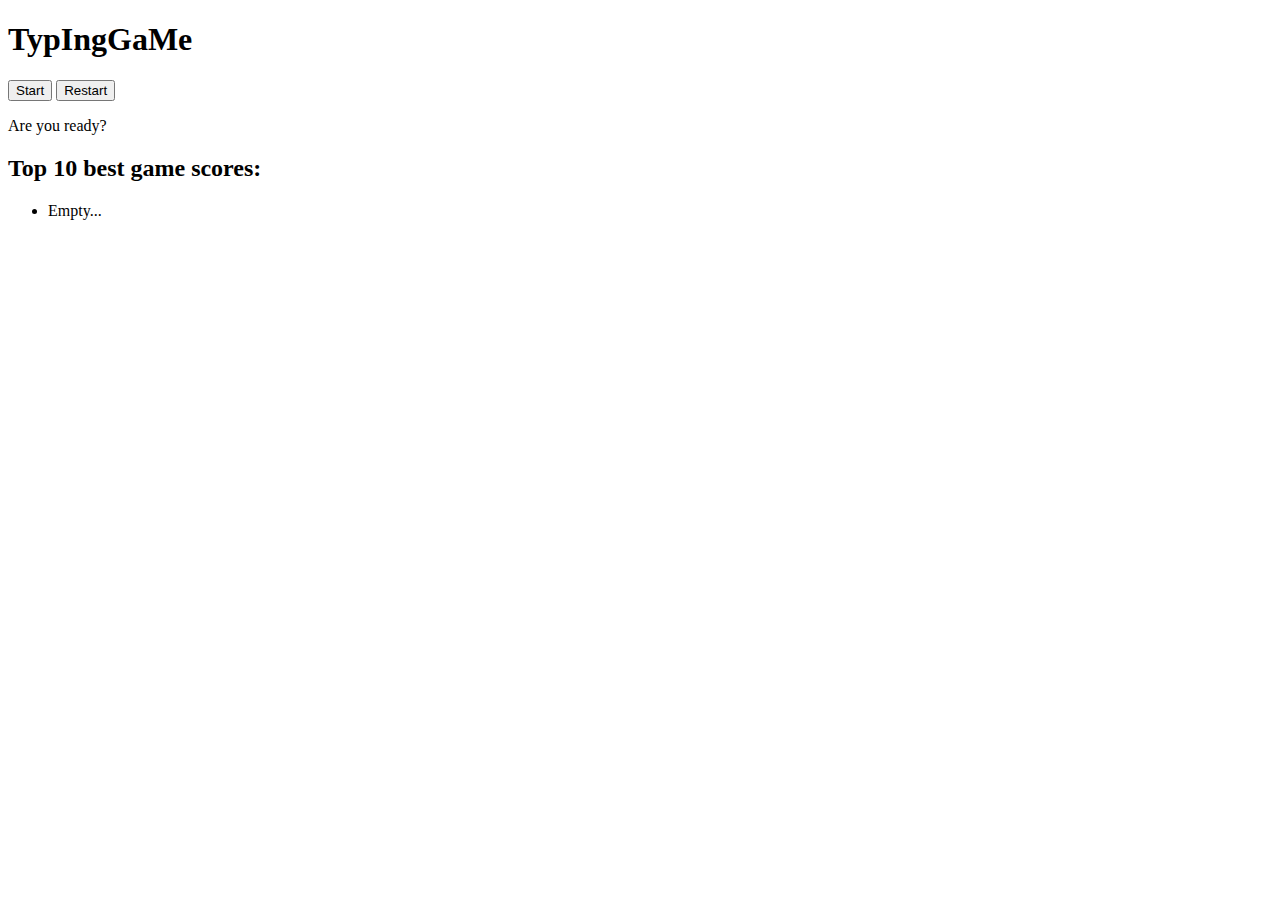
<file: homeworks/serhii.kulakivskyi_svkul/6-typescript/index.html>
<!DOCTYPE html>
<html lang="en">
    <head>
        <meta charset="UTF-8">
        <meta http-equiv="X-UA-Compatible" content="IE=edge">
        <meta name="viewport" content="width=device-width, initial-scale=1.0">
        <title>Typescript</title>

        <link rel="preconnect" href="https://fonts.googleapis.com">
        <link rel="preconnect" href="https://fonts.gstatic.com" crossorigin>
        <link href="https://fonts.googleapis.com/css2?family=Roboto:wght@400;700&family=Rubik:wght@700&display=swap" rel="stylesheet">
    </head>
    <body>
        <header class="header">
            <h1 class="header__title">TypIngGaMe</h1>

            <div class="header__controls">
                <button class="button button--main" data-init type="button">Start</button>
                <button class="button button--main" data-restart type="button">Restart</button>
            </div>
        </header>

        <section class="game__wrapper">
            <header class="game__info">
                <p class="game__info-score" data-score>Are you ready?</p>
            </header>

            <main class="js-game__content" data-content>
                <div class="game__balloon">
                    <div class="game__balloon-item" data-balloon></div>
                </div>
            </main>

            <footer class="footer">
                <p class="game__char" data-char></p>

                <div class="js-game__progress-bar" data-progress-wrapper>
                    <div class="js-game__progress-bar-line" data-progress-bar></div>
                </div>
            </footer>
        </section>

        <section class="scores__wrapper">
            <h2 class="scores__title">Top 10 best game scores:</h2>

            <ul class="scores__list" data-scores-list>
                <li class="scores__item">Empty...</li>
            </ul>
        </section>
    </body>
</html>
</file>
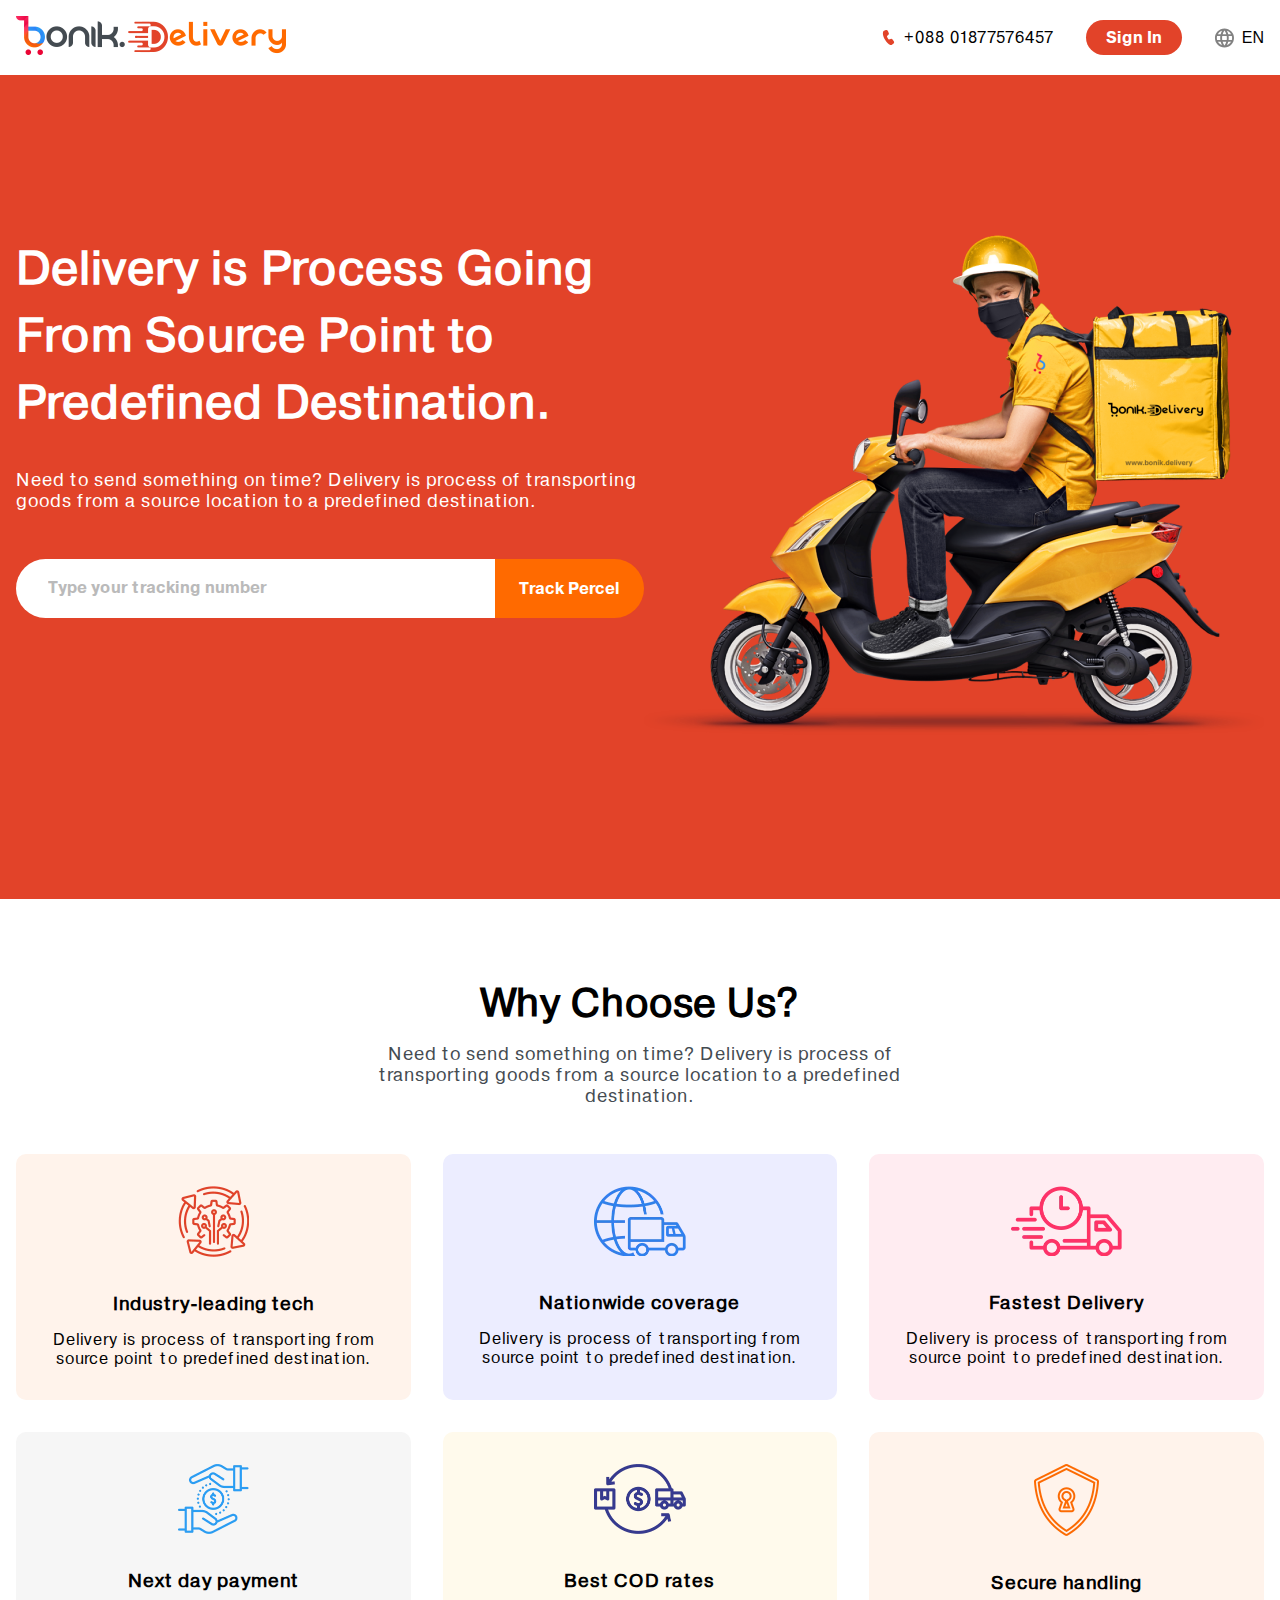
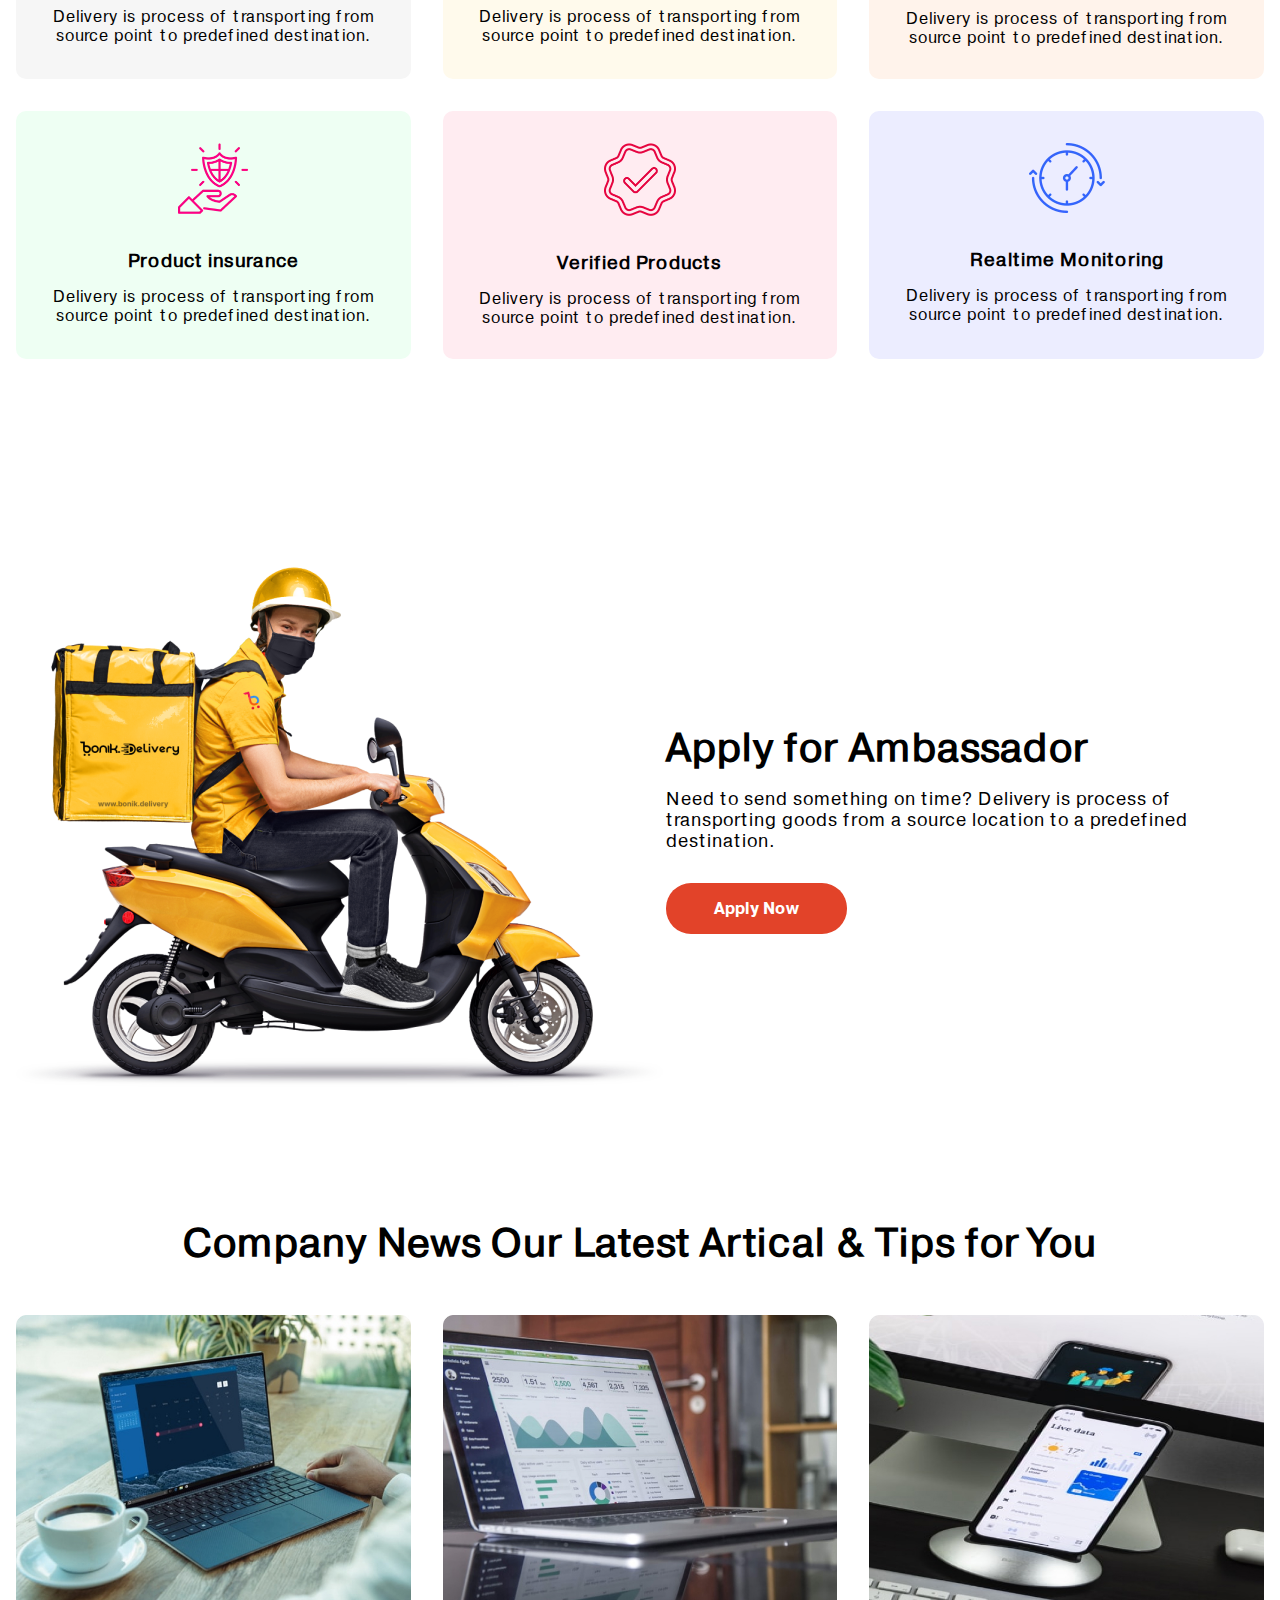
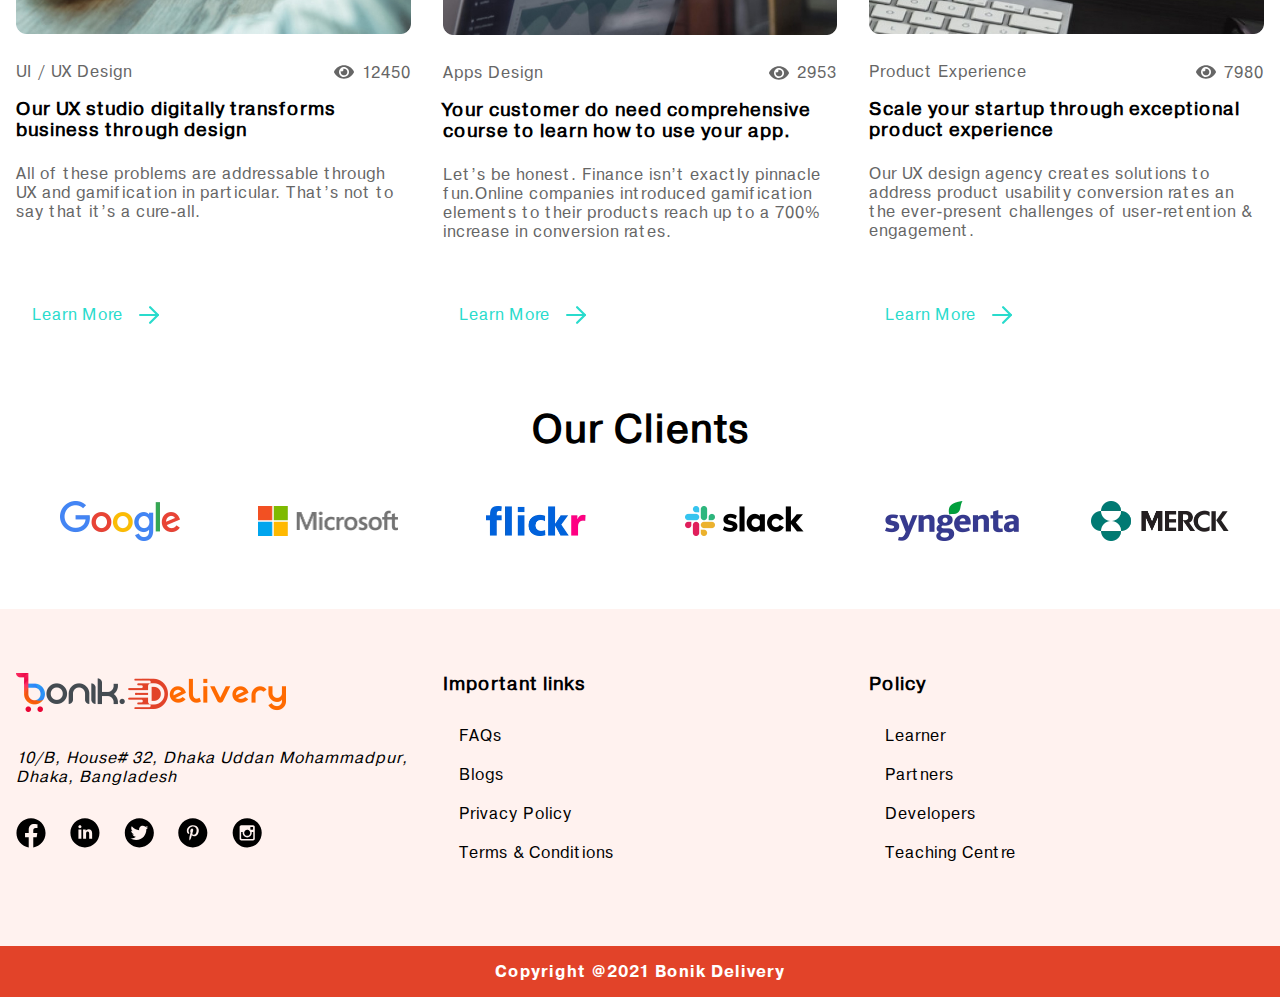
<file: homeworks/vladyslav.kovalov_kovalov/6-adaptive/index.html>
<!DOCTYPE html>
<html lang="en">
    <head>
        <meta charset="UTF-8">
        <meta http-equiv="X-UA-Compatible" content="IE=edge">
        <meta name="viewport" content="width=device-width, initial-scale=1.0">
        <link rel="stylesheet" href="styles.css">
        <title>Bonik delivery | Landing page</title>
    </head>
    <body>
        <svg xmlns="http://www.w3.org/2000/svg" style="display: none !important;">
            <symbol id="tel-icon">
                <title>Tel icon</title>
                <svg viewBox="0 0 12 16">
                    <path class="tel-icon" fill="#E24329" d="M1.86633 0.46705L3.1574 0.0777966C3.58349 -0.0504663 4.0417 -0.0193459 4.44654 0.165353C4.85138 0.350051 5.17521 0.675714 5.35761 1.08159L6.26276 3.09451C6.41986 3.44372 6.46365 3.83337 6.38798 4.20874C6.31231 4.5841 6.12098 4.92635 5.84085 5.18742L4.46313 6.47116C4.2785 6.64645 4.41847 7.32965 5.093 8.49874C5.7682 9.6685 6.29009 10.1311 6.53071 10.0591L8.33567 9.5072C8.70154 9.39529 9.09325 9.40068 9.45591 9.5226C9.81856 9.64452 10.134 9.87686 10.3579 10.1871L11.6443 11.97C11.9042 12.3301 12.0245 12.7722 11.9829 13.2142C11.9414 13.6563 11.7408 14.0682 11.4184 14.3735L10.4239 15.3153C10.1029 15.6194 9.70695 15.8328 9.27651 15.9338C8.84607 16.0349 8.39653 16.02 7.97375 15.8906C5.89017 15.2527 3.96057 13.3597 2.15893 10.2384C0.353304 7.11236 -0.328557 4.47556 0.14668 2.32134C0.24253 1.88726 0.45241 1.4866 0.754686 1.16066C1.05696 0.834718 1.44069 0.595288 1.86633 0.46705V0.46705Z"></path>
                </svg>
            </symbol>
            <symbol id="world-icon">
                <svg viewBox="0 0 21 20">
                    <title>World icon</title>
                    <path class="world-icon" fill="#828282" d="M15.351 12C15.431 11.34 15.491 10.68 15.491 10C15.491 9.32 15.431 8.66 15.351 8H18.731C18.891 8.64 18.991 9.31 18.991 10C18.991 10.69 18.891 11.36 18.731 12H15.351ZM13.581 17.56C14.181 16.45 14.641 15.25 14.961 14H17.911C16.9421 15.6683 15.4051 16.932 13.581 17.56ZM13.331 12H8.65097C8.55097 11.34 8.49097 10.68 8.49097 10C8.49097 9.32 8.55097 8.65 8.65097 8H13.331C13.421 8.65 13.491 9.32 13.491 10C13.491 10.68 13.421 11.34 13.331 12ZM10.991 17.96C10.161 16.76 9.49097 15.43 9.08097 14H12.901C12.491 15.43 11.821 16.76 10.991 17.96ZM6.99097 6H4.07097C5.02982 4.32721 6.56576 3.06149 8.39097 2.44C7.79097 3.55 7.34097 4.75 6.99097 6ZM4.07097 14H6.99097C7.34097 15.25 7.79097 16.45 8.39097 17.56C6.56959 16.9317 5.03581 15.6677 4.07097 14ZM3.25097 12C3.09097 11.36 2.99097 10.69 2.99097 10C2.99097 9.31 3.09097 8.64 3.25097 8H6.63097C6.55097 8.66 6.49097 9.32 6.49097 10C6.49097 10.68 6.55097 11.34 6.63097 12H3.25097ZM10.991 2.03C11.821 3.23 12.491 4.57 12.901 6H9.08097C9.49097 4.57 10.161 3.23 10.991 2.03ZM17.911 6H14.961C14.648 4.76146 14.1845 3.5659 13.581 2.44C15.421 3.07 16.951 4.34 17.911 6ZM10.991 0C5.46097 0 0.990967 4.5 0.990967 10C0.990967 12.6522 2.04454 15.1957 3.9199 17.0711C4.84848 17.9997 5.95088 18.7362 7.16413 19.2388C8.37739 19.7413 9.67775 20 10.991 20C13.6431 20 16.1867 18.9464 18.062 17.0711C19.9374 15.1957 20.991 12.6522 20.991 10C20.991 8.68678 20.7323 7.38642 20.2298 6.17317C19.7272 4.95991 18.9906 3.85752 18.062 2.92893C17.1334 2.00035 16.0311 1.26375 14.8178 0.761205C13.6045 0.258658 12.3042 0 10.991 0Z"></path>
                </svg>
            </symbol>
            <symbol id="views-icon">
                <svg viewBox="0 0 18 12">
                    <title>Views icon</title>
                    <path fill="#666666" d="M17.8912 5.54375C16.1965 2.23719 12.8415 0 8.99998 0C5.15842 0 1.80248 2.23875 0.108733 5.54406C0.037246 5.68547 0 5.8417 0 6.00016C0 6.15861 0.037246 6.31484 0.108733 6.45625C1.80342 9.76281 5.15842 12 8.99998 12C12.8415 12 16.1975 9.76125 17.8912 6.45594C17.9627 6.31453 18 6.1583 18 5.99984C18 5.84139 17.9627 5.68516 17.8912 5.54375ZM8.99998 10.5C8.10997 10.5 7.23994 10.2361 6.49992 9.74161C5.7599 9.24715 5.18312 8.54434 4.84253 7.72208C4.50193 6.89981 4.41282 5.99501 4.58645 5.12209C4.76008 4.24918 5.18867 3.44736 5.818 2.81802C6.44734 2.18868 7.24916 1.7601 8.12208 1.58647C8.99499 1.41283 9.89979 1.50195 10.7221 1.84254C11.5443 2.18314 12.2471 2.75991 12.7416 3.49993C13.2361 4.23995 13.5 5.10998 13.5 6C13.5003 6.59103 13.3841 7.17632 13.158 7.72242C12.932 8.26851 12.6005 8.7647 12.1826 9.18262C11.7647 9.60054 11.2685 9.932 10.7224 10.158C10.1763 10.3841 9.59101 10.5003 8.99998 10.5ZM8.99998 3C8.73221 3.00374 8.46617 3.04358 8.20905 3.11844C8.42099 3.40646 8.5227 3.7609 8.49572 4.11748C8.46875 4.47406 8.31487 4.80917 8.06201 5.06203C7.80915 5.31489 7.47405 5.46876 7.11747 5.49574C6.76088 5.52271 6.40644 5.42101 6.11842 5.20906C5.95441 5.81331 5.98402 6.45377 6.20307 7.04031C6.42213 7.62685 6.8196 8.12993 7.33955 8.47874C7.8595 8.82754 8.47574 9.00452 9.10153 8.98475C9.72733 8.96498 10.3312 8.74946 10.8281 8.36853C11.325 7.9876 11.6899 7.46044 11.8715 6.86125C12.0531 6.26205 12.0422 5.62099 11.8404 5.0283C11.6386 4.43561 11.256 3.92114 10.7464 3.55728C10.2369 3.19343 9.62609 2.99853 8.99998 3Z"></path>
                </svg>
            </symbol>
            <symbol id="social-facebook-icon">
                <svg viewBox="0 0 32 33">
                    <path d="M32 16.4242C32 7.53327 24.8369 0.326172 16.002 0.326172C7.1631 0.328172 0 7.53327 0 16.4262C0 24.4592 5.85127 31.1183 13.4983 32.3262V21.0776H9.43882V16.4262H13.5023V12.8766C13.5023 8.84311 15.892 6.61539 19.5456 6.61539C21.2973 6.61539 23.1271 6.92935 23.1271 6.92935V10.8889H21.1094C19.1236 10.8889 18.5037 12.1307 18.5037 13.4045V16.4242H22.9391L22.2312 21.0756H18.5017V32.3242C26.1487 31.1163 32 24.4572 32 16.4242Z"></path>
                </svg>
            </symbol>
            <symbol id="social-linkedin-icon">
                <svg viewBox="0 0 33 33">
                    <path d="M16.4285 0.326172C7.5918 0.326172 0.428467 7.48951 0.428467 16.3262C0.428467 25.1628 7.5918 32.3262 16.4285 32.3262C25.2651 32.3262 32.4285 25.1628 32.4285 16.3262C32.4285 7.48951 25.2651 0.326172 16.4285 0.326172ZM12.5118 22.9578H9.2718V12.5312H12.5118V22.9578ZM10.8718 11.2512C9.84847 11.2512 9.1868 10.5262 9.1868 9.6295C9.1868 8.7145 9.86847 8.01117 10.9135 8.01117C11.9585 8.01117 12.5985 8.7145 12.6185 9.6295C12.6185 10.5262 11.9585 11.2512 10.8718 11.2512ZM24.3451 22.9578H21.1051V17.1795C21.1051 15.8345 20.6351 14.9212 19.4635 14.9212C18.5685 14.9212 18.0368 15.5395 17.8018 16.1345C17.7151 16.3462 17.6935 16.6462 17.6935 16.9445V22.9562H14.4518V15.8562C14.4518 14.5545 14.4101 13.4662 14.3668 12.5295H17.1818L17.3301 13.9778H17.3951C17.8218 13.2978 18.8668 12.2945 20.6151 12.2945C22.7468 12.2945 24.3451 13.7228 24.3451 16.7928V22.9578Z"></path>
                </svg>
            </symbol>
            <symbol id="social-twitter-icon">
                <svg viewBox="0 0 33 33">
                    <path d="M16.8574 0.326172C8.02171 0.326172 0.857422 7.49046 0.857422 16.3262C0.857422 25.1619 8.02171 32.3262 16.8574 32.3262C25.6931 32.3262 32.8574 25.1619 32.8574 16.3262C32.8574 7.49046 25.6931 0.326172 16.8574 0.326172ZM24.5467 12.3869C24.5574 12.5547 24.5574 12.7297 24.5574 12.9012C24.5574 18.144 20.5646 24.1833 13.2681 24.1833C11.0181 24.1833 8.93242 23.5297 7.17528 22.4047C7.49671 22.4405 7.80385 22.4547 8.13242 22.4547C9.98957 22.4547 11.6967 21.8262 13.0574 20.7619C11.3146 20.7262 9.85028 19.5833 9.35028 18.0119C9.96099 18.1012 10.511 18.1012 11.1396 17.9405C10.2422 17.7581 9.43555 17.2708 8.85677 16.5611C8.27799 15.8515 7.96273 14.9633 7.96457 14.0476V13.9976C8.48956 14.294 9.10742 14.4762 9.75385 14.5012C9.21043 14.139 8.76477 13.6484 8.45639 13.0727C8.14801 12.4971 7.98643 11.8542 7.98599 11.2012C7.98599 10.4619 8.17885 9.78689 8.52528 9.20117C9.52136 10.4274 10.7643 11.4303 12.1734 12.1446C13.5824 12.859 15.126 13.2689 16.7039 13.3476C16.1431 10.6512 18.1574 8.46903 20.5789 8.46903C21.7217 8.46903 22.7503 8.9476 23.4753 9.71903C24.3717 9.55117 25.2289 9.21546 25.9931 8.76546C25.6967 9.68331 25.0753 10.4583 24.2503 10.9476C25.0503 10.8619 25.8217 10.6405 26.536 10.3297C25.9967 11.1226 25.3217 11.8262 24.5467 12.3869Z"></path>
                </svg>
            </symbol>
            <symbol id="social-pinterest-icon">
                <svg viewBox="0 0 33 33">
                    <path d="M16.2859 0.326172C7.44922 0.326172 0.285889 7.48951 0.285889 16.3262C0.285889 25.1628 7.44922 32.3262 16.2859 32.3262C25.1226 32.3262 32.2859 25.1628 32.2859 16.3262C32.2859 7.48951 25.1226 0.326172 16.2859 0.326172ZM17.3809 20.1178C16.3542 20.0395 15.9242 19.5312 15.1209 19.0445C14.6792 21.3628 14.1392 23.5862 12.5392 24.7478C12.0442 21.2412 13.2626 18.6112 13.8292 15.8162C12.8642 14.1912 13.9442 10.9228 15.9809 11.7262C18.4859 12.7195 13.8109 17.7678 16.9492 18.3995C20.2259 19.0562 21.5642 12.7128 19.5326 10.6528C16.5959 7.67451 10.9876 10.5845 11.6776 14.8478C11.8442 15.8895 12.9226 16.2062 12.1076 17.6445C10.2292 17.2278 9.66755 15.7462 9.74089 13.7712C9.85589 10.5378 12.6459 8.27284 15.4426 7.96117C18.9809 7.56784 22.3009 9.2595 22.7609 12.5895C23.2759 16.3462 21.1626 20.4112 17.3809 20.1178Z"></path>
                </svg>
            </symbol>
            <symbol id="social-instagram-icon">
                <svg viewBox="0 0 33 33">
                    <path d="M21.7141 16.3262C21.7141 17.6523 21.1873 18.924 20.2496 19.8617C19.312 20.7994 18.0402 21.3262 16.7141 21.3262C15.388 21.3262 14.1163 20.7994 13.1786 19.8617C12.2409 18.924 11.7141 17.6523 11.7141 16.3262C11.7141 16.0412 11.7441 15.7628 11.7958 15.4928H10.0474V22.1545C10.0474 22.6178 10.4224 22.9928 10.8858 22.9928H22.5441C22.7662 22.9924 22.979 22.9039 23.1358 22.7467C23.2927 22.5895 23.3808 22.3766 23.3808 22.1545V15.4928H21.6324C21.6841 15.7628 21.7141 16.0412 21.7141 16.3262ZM16.7141 19.6595C17.152 19.6594 17.5855 19.573 17.99 19.4054C18.3945 19.2377 18.762 18.992 19.0715 18.6824C19.381 18.3727 19.6265 18.0051 19.794 17.6005C19.9614 17.1959 20.0476 16.7624 20.0474 16.3245C20.0473 15.8867 19.961 15.4531 19.7933 15.0486C19.6257 14.6442 19.38 14.2767 19.0703 13.9671C18.7606 13.6576 18.393 13.4121 17.9884 13.2447C17.5839 13.0772 17.1503 12.9911 16.7124 12.9912C15.8282 12.9914 14.9802 13.3429 14.3551 13.9683C13.73 14.5938 13.3789 15.4419 13.3791 16.3262C13.3793 17.2104 13.7308 18.0584 14.3563 18.6835C14.9817 19.3087 15.8298 19.6597 16.7141 19.6595ZM20.7141 12.8262H22.7124C22.8452 12.8262 22.9726 12.7735 23.0666 12.6798C23.1606 12.5861 23.2137 12.4589 23.2141 12.3262V10.3278C23.2141 10.1948 23.1613 10.0672 23.0672 9.97311C22.9731 9.87903 22.8455 9.82617 22.7124 9.82617H20.7141C20.5811 9.82617 20.4535 9.87903 20.3594 9.97311C20.2653 10.0672 20.2124 10.1948 20.2124 10.3278V12.3262C20.2141 12.6012 20.4391 12.8262 20.7141 12.8262ZM16.7141 0.326172C12.4706 0.326172 8.40098 2.01188 5.4004 5.01246C2.39982 8.01304 0.714111 12.0827 0.714111 16.3262C0.714111 20.5696 2.39982 24.6393 5.4004 27.6399C8.40098 30.6405 12.4706 32.3262 16.7141 32.3262C18.8153 32.3262 20.8958 31.9123 22.837 31.1082C24.7783 30.3042 26.5421 29.1256 28.0278 27.6399C29.5136 26.1541 30.6921 24.3903 31.4962 22.4491C32.3003 20.5079 32.7141 18.4273 32.7141 16.3262C32.7141 14.225 32.3003 12.1444 31.4962 10.2032C30.6921 8.26203 29.5136 6.4982 28.0278 5.01246C26.5421 3.52673 24.7783 2.34817 22.837 1.5441C20.8958 0.740024 18.8153 0.326172 16.7141 0.326172ZM25.0474 22.8078C25.0474 23.8262 24.2141 24.6595 23.1958 24.6595H10.2324C9.21411 24.6595 8.38078 23.8262 8.38078 22.8078V9.84451C8.38078 8.82617 9.21411 7.99284 10.2324 7.99284H23.1958C24.2141 7.99284 25.0474 8.82617 25.0474 9.84451V22.8078Z"></path>
                </svg>
            </symbol>
        </svg>
        <header class="main-header">
            <div class="main-header__container page-container">
                <picture class="main-header__logo-container">
                    <source srcset="img/bonik-logo-x2.webp 2x">
                    <img class="main-header__logo" src="img/bonik-logo.webp" alt="Delivery guy on scooter">
                </picture>
                <div class="main-header__tel">
                    <svg class="main-header__icon">
                        <use xlink:href="#tel-icon"></use>
                    </svg>
                    <a href="tel:+08801877576457" class="main-header__link">+088 01877576457</a>
                </div>
                <button class="main-header__button button button--action button--sign-in" type="button">
                    Sign In
                </button>
                <div class="language-dropdown">
                    <button class="main-header__button main-header__button--language-switcher button button--language-switcher" type="button">
                        <svg class="button__icon">
                            <use xlink:href="#world-icon"></use>
                        </svg>
                        EN
                    </button>
                    <div class="language-dropdown-content">
                        <a class="language-dropdown-content__link" href="#">RU</a>
                        <a class="language-dropdown-content__link" href="#">UA</a>
                    </div>
                </div>
            </div>
        </header>
        <section class="hero-section">
            <div class="hero-section__container page-container">
                <div class="hero-section__information">
                    <h1 class="hero-section__title">
                        Delivery is Process
                        Going From Source Point to Predefined Destination.
                    </h1>
                    <p class="hero-section__lead">
                        Need to send something on time? Delivery is process of transporting goods from a source location to a predefined destination.
                    </p>
                    <form class="hero-section__tracking-form">
                        <input type="text" class="hero-section__tracking-form-input"
                            placeholder="Type your tracking number">
                        <button class="hero-section__tracking-form-button button" type="button">Track Percel</button>
                    </form>
                </div>
                <picture class="hero-section__image-container">
                    <source srcset="img/lg-images/bonik-hero-image-x2.webp 2x">
                    <img class="hero-section__image" src="img/lg-images/bonik-hero-image.webp" alt="Delivery guy on scooter">
                </picture>
            </div>
        </section>
        <section class="features-section">
            <div class="features-section__container page-container">
                <h2 class="features-section__title">
                    Why Choose Us?
                </h2>
                <p class="features-section__lead">
                    Need to send something on time? Delivery is process of transporting goods from a source location to a predefined destination.
                </p>
                <div class="features-section__cards-container">
                    <div class="features-section__card feature-card">
                        <picture class="feature-card__icon-container">
                            <source srcset="img/icons/leading-tech-icon-2x.webp 2x">
                            <img class="feature-card__icon" src="img/icons/leading-tech-icon.webp" alt="Leading tech icon">
                        </picture>
                        <h3 class="feature-card__title">
                            Industry-leading tech
                        </h3>
                        <p class="feature-card__description">
                            Delivery is process of transporting from source point to predefined destination.
                        </p>
                    </div>
                    <div class="features-section__card feature-card">
                        <picture class="feature-card__icon-container">
                            <source srcset="img/icons/coverage-icon-2x.webp 2x">
                            <img class="feature-card__icon" src="img/icons/coverage-icon.webp" alt="Coverage icon">
                        </picture>
                        <h3 class="feature-card__title">
                            Nationwide coverage
                        </h3>
                        <p class="feature-card__description">
                            Delivery is process of transporting from source point to predefined destination.
                        </p>
                    </div>
                    <div class="features-section__card feature-card">
                        <picture class="feature-card__icon-container">
                            <source srcset="img/icons/delivery-icon-2x.webp 2x">
                            <img class="feature-card__icon" src="img/icons/delivery-icon.webp" alt="Delivery icon">
                        </picture>
                        <h3 class="feature-card__title">
                            Fastest Delivery
                        </h3>
                        <p class="feature-card__description">
                            Delivery is process of transporting from source point to predefined destination.
                        </p>
                    </div>
                    <div class="features-section__card feature-card">
                        <picture class="feature-card__icon-container">
                            <source srcset="img/icons/payment-icon-2x.webp 2x">
                            <img class="feature-card__icon" src="img/icons/payment-icon.webp" alt="Payment icon">
                        </picture>
                        <h3 class="feature-card__title">
                            Next day payment
                        </h3>
                        <p class="feature-card__description">
                            Delivery is process of transporting from source point to predefined destination.
                        </p>
                    </div>
                    <div class="features-section__card feature-card">
                        <picture class="feature-card__icon-container">
                            <source srcset="img/icons/rates-icon-2x.webp 2x">
                            <img class="feature-card__icon" src="img/icons/rates-icon.webp" alt="Rates icon">
                        </picture>
                        <h3 class="feature-card__title">
                            Best COD rates
                        </h3>
                        <p class="feature-card__description">
                            Delivery is process of transporting from source point to predefined destination.
                        </p>
                    </div>
                    <div class="features-section__card feature-card">
                        <picture class="feature-card__icon-container">
                            <source srcset="img/icons/secure-icon-2x.webp 2x">
                            <img class="feature-card__icon" src="img/icons/secure-icon.webp" alt="Secure icon">
                        </picture>
                        <h3 class="feature-card__title">
                            Secure handling
                        </h3>
                        <p class="feature-card__description">
                            Delivery is process of transporting from source point to predefined destination.
                        </p>
                    </div>
                    <div class="features-section__card feature-card">
                        <picture class="feature-card__icon-container">
                            <source srcset="img/icons/insurance-icon-2x.webp 2x">
                            <img class="feature-card__icon" src="img/icons/insurance-icon.webp" alt="Insurance icon">
                        </picture>
                        <h3 class="feature-card__title">
                            Product insurance
                        </h3>
                        <p class="feature-card__description">
                            Delivery is process of transporting from source point to predefined destination.
                        </p>
                    </div>
                    <div class="features-section__card feature-card">
                        <picture class="feature-card__icon-container">
                            <source srcset="img/icons/verified-icon-2x.webp 2x">
                            <img class="feature-card__icon" src="img/icons/verified-icon.webp" alt="Verified icon">
                        </picture>
                        <h3 class="feature-card__title">
                            Verified Products
                        </h3>
                        <p class="feature-card__description">
                            Delivery is process of transporting from source point to predefined destination.
                        </p>
                    </div>
                    <div class="features-section__card feature-card">
                        <picture class="feature-card__icon-container">
                            <source srcset="img/icons/monitoring-icon-2x.webp 2x">
                            <img class="feature-card__icon" src="img/icons/monitoring-icon.webp" alt="Monitoring icon">
                        </picture>
                        <h3 class="feature-card__title">
                            Realtime Monitoring
                        </h3>
                        <p class="feature-card__description">
                            Delivery is process of transporting from source point to predefined destination.
                        </p>
                    </div>
                </div>
            </div>
        </section>
        <section class="apply-section">
            <div class="apply-section__container page-container">
                <picture class="apply-section__image-container">
                    <source srcset="img/lg-images/bonik-hero-image-reversed-x2.webp 2x">
                    <img class="apply-section__image" src="img/lg-images/bonik-hero-image-reversed.webp" alt="Delivery guy on scooter">
                </picture>
                <div class="apply-section__information">
                    <h2 class="apply-section__title">
                        Apply for Ambassador
                    </h2>
                    <p class="apply-section__lead">
                        Need to send something on time? Delivery is process of transporting goods from a source location to a predefined destination.
                    </p>
                    <button class="apply-section__button button button--action" type="button">
                        Apply Now
                    </button>
                </div>
            </div>
        </section>
        <section class="news-section">
            <div class="news-section__container page-container">
                <h2 class="news-section__title">
                    Company News Our Latest Artical & Tips for You
                </h2>
                <div class="news-section__articles-container">
                    <div class="article-card">
                        <picture class="article-card__image-container">
                            <source srcset="img/lg-images/article-1-x2.jpg 2x">
                            <img class="article-card__image" src="img/lg-images/article-1.jpg" alt="Photo of laptop">
                        </picture>
                        <div class="article-card__category">
                            UI / UX Design
                            <span class="article-card__views">
                                <svg class="article-card__icon">
                                    <use xlink:href="#views-icon"></use>
                                </svg>
                                <span class="article-card__counter">12450</span>
                            </span>
                        </div>
                        <h3 class="article-card__title">
                            Our UX studio digitally transforms business through design
                        </h3>
                        <p class="article-card__description">
                            All of these problems are addressable through UX and gamification in particular. That’s not to say that it’s a cure-all.
                        </p>
                        <a href="#" class="article-card__link">
                            Learn More<img src="img/icons/arrow-right-icon.svg" alt="Arrow icon" class="article-card__arrow-icon">
                        </a>
                    </div>
                    <div class="article-card">
                        <picture class="article-card__image-container">
                            <source srcset="img/lg-images/article-2-x2.jpg 2x">
                            <img class="article-card__image" src="img/lg-images/article-2.jpg" alt="Photo of dashboard on laptop">
                        </picture>
                        <div class="article-card__category">
                            Apps Design
                            <span class="article-card__views">
                                <svg class="article-card__icon">
                                    <use xlink:href="#views-icon"></use>
                                </svg>
                                <span class="article-card__counter">2953</span>
                            </span>
                        </div>
                        <h3 class="article-card__title">
                            Your customer do need comprehensive course to learn how to use your app.
                        </h3>
                        <p class="article-card__description">
                            Let’s be honest. Finance isn’t exactly pinnacle fun.Online companies introduced gamification elements to their products reach up to a 700% increase in conversion rates.
                        </p>
                        <a href="#" class="article-card__link">
                            Learn More<img src="img/icons/arrow-right-icon.svg" alt="Arrow icon" class="article-card__arrow-icon">
                        </a>
                    </div>
                    <div class="article-card">
                        <picture class="article-card__image-container">
                            <source srcset="img/lg-images/article-3-x2.jpg 2x">
                            <img class="article-card__image" src="img/lg-images/article-3.jpg" alt="Photo of mobile phone app">
                        </picture>
                        <div class="article-card__category">
                            Product Experience
                            <span class="article-card__views">
                                <svg class="article-card__icon">
                                    <use xlink:href="#views-icon"></use>
                                </svg>
                                <span class="article-card__counter">7980</span>
                            </span>
                        </div>
                        <h3 class="article-card__title">
                            Scale your startup through exceptional product experience
                        </h3>
                        <p class="article-card__description">
                            Our UX design agency creates solutions to address product usability conversion rates an the ever-present challenges of user-retention & engagement.
                        </p>
                        <a href="#" class="article-card__link">
                            Learn More<img src="img/icons/arrow-right-icon.svg" alt="Arrow icon" class="article-card__arrow-icon">
                        </a>
                    </div>
                </div>
            </div>
        </section>
        <section class="clients-section">
            <div class="clients-section__container page-container">
                <h2 class="clients-section__title">
                    Our Clients
                </h2>
                <div class="clients-section__row">
                    <picture class="clients-section__company-logo-container">
                        <source srcset="img/company-logos/google-2x.webp 2x">
                        <img class="clients-section__company-logo" src="img/company-logos/google.webp" alt="google">
                    </picture>
                    <picture class="clients-section__company-logo-container">
                        <source srcset="img/company-logos/microsoft-2x.webp 2x">
                        <img class="clients-section__company-logo" src="img/company-logos/microsoft.webp" alt="microsoft">
                    </picture>
                    <picture class="clients-section__company-logo-container">
                        <source srcset="img/company-logos/flickr-2x.webp 2x">
                        <img class="clients-section__company-logo" src="img/company-logos/flickr.webp" alt="flickr">
                    </picture>
                    <picture class="clients-section__company-logo-container">
                        <source srcset="img/company-logos/slack-2x.webp 2x">
                        <img class="clients-section__company-logo" src="img/company-logos/slack.webp" alt="slack">
                    </picture>
                    <picture class="clients-section__company-logo-container">
                        <source srcset="img/company-logos/syngenta-2x.webp 2x">
                        <img class="clients-section__company-logo" src="img/company-logos/syngenta.webp" alt="syngenta">
                    </picture>
                    <picture class="clients-section__company-logo-container">
                        <source srcset="img/company-logos/merck-2x.webp 2x">
                        <img class="clients-section__company-logo" src="img/company-logos/merck.webp" alt="merck">
                    </picture>
                </div>
            </div>
        </section>
        <footer class="main-footer">
            <div class="main-footer__container page-container">
                <div class="main-footer__company-info">
                    <picture class="main-footer__logo-container">
                        <source srcset="img/bonik-logo-x2.webp 2x">
                        <img class="main-footer__logo" src="img/bonik-logo.webp" alt="Delivery guy on scooter">
                    </picture>
                    <address class="main-footer__company-address">
                        10/B, House# 32, Dhaka Uddan
                        Mohammadpur, Dhaka, Bangladesh
                    </address>
                    <div class="main-footer__social-links">
                        <a href="#" class="main-footer__social-link">
                            <svg class="main-footer__social-link-icon">
                                <use xlink:href="#social-facebook-icon"></use>
                            </svg>
                        </a>
                        <a href="#" class="main-footer__social-link">
                            <svg class="main-footer__social-link-icon">
                                <use xlink:href="#social-linkedin-icon"></use>
                            </svg>
                        </a>
                        <a href="#" class="main-footer__social-link">
                            <svg class="main-footer__social-link-icon">
                                <use xlink:href="#social-twitter-icon"></use>
                            </svg>
                        </a>
                        <a href="#" class="main-footer__social-link">
                            <svg class="main-footer__social-link-icon">
                                <use xlink:href="#social-pinterest-icon"></use>
                            </svg>
                        </a>
                        <a href="#" class="main-footer__social-link">
                            <svg class="main-footer__social-link-icon">
                                <use xlink:href="#social-instagram-icon"></use>
                            </svg>
                        </a>
                    </div>
                </div>
                <div class="main-footer__links">
                    <h3 class="main-footer__subtitle">
                        Important links
                    </h3>
                    <ul class="main-footer__list">
                        <li class="main-footer__list-item">
                            <a href="#" class="main-footer__list-item-link">
                                FAQs
                            </a>
                        </li>
                        <li class="main-footer__list-item">
                            <a href="#" class="main-footer__list-item-link">
                                Blogs
                            </a>
                        </li>
                        <li class="main-footer__list-item">
                            <a href="#" class="main-footer__list-item-link">
                                Privacy Policy
                            </a>
                        </li>
                        <li class="main-footer__list-item">
                            <a href="#" class="main-footer__list-item-link">
                                Terms & Conditions
                            </a>
                        </li>
                    </ul>
                </div>
                <div class="main-footer__policy">
                    <h3 class="main-footer__subtitle">
                        Policy
                    </h3>
                    <ul class="main-footer__list">
                        <li class="main-footer__list-item">
                            <a href="#" class="main-footer__list-item-link">
                                Learner
                            </a>
                        </li>
                        <li class="main-footer__list-item">
                            <a href="#" class="main-footer__list-item-link">
                                Partners
                            </a>
                        </li>
                        <li class="main-footer__list-item">
                            <a href="#" class="main-footer__list-item-link">
                                Developers
                            </a>
                        </li>
                        <li class="main-footer__list-item">
                            <a href="#" class="main-footer__list-item-link">
                                Teaching Centre
                            </a>
                        </li>
                    </ul>
                </div>

            </div>
            <div class="main-footer__copyright-container">
                <p class="main-footer__copyright-text">
                    Copyright @2021 Bonik Delivery
                </p>
            </div>
        </footer>
    </body>
</html>
</file>
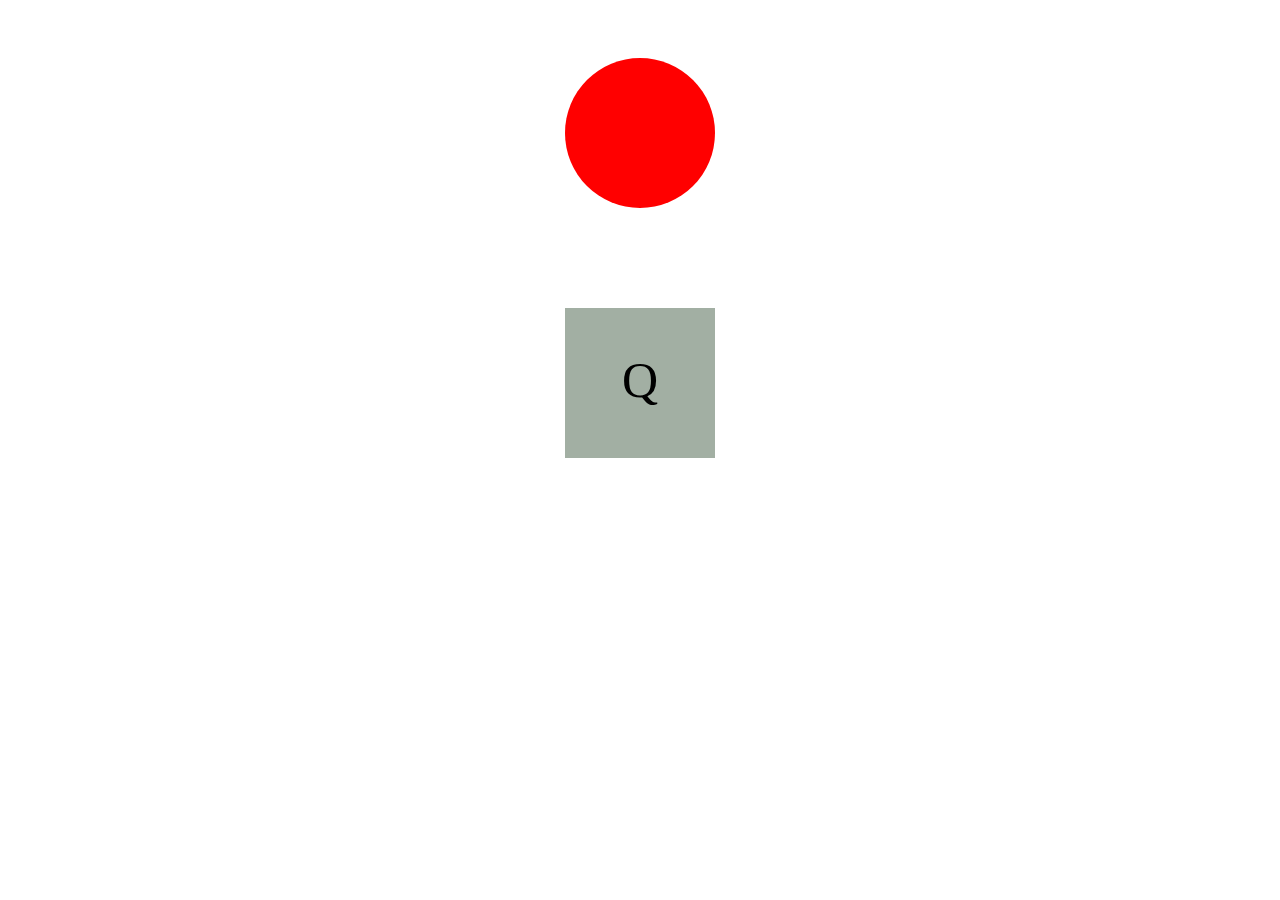
<file: homeworks/andrii.kholodenko_AndriiCold/6-typescript/dist/index.html>
<!doctype html><html lang="en"><head><meta name="viewport" content="width=device-width,user-scalable=no,initial-scale=1,maximum-scale=1,minimum-scale=1"><meta http-equiv="X-UA-Compatible" content="ie=edge"><title>Document</title></head><body><section class="game"><div class="game__total-score" data-total-score></div><div class="game__bubble" data-bubble><div class="game__dynamic-score" data-dynamic-score></div></div><div class="game__key" data-key></div></section><script src="main.js"></script></body></html>
</file>
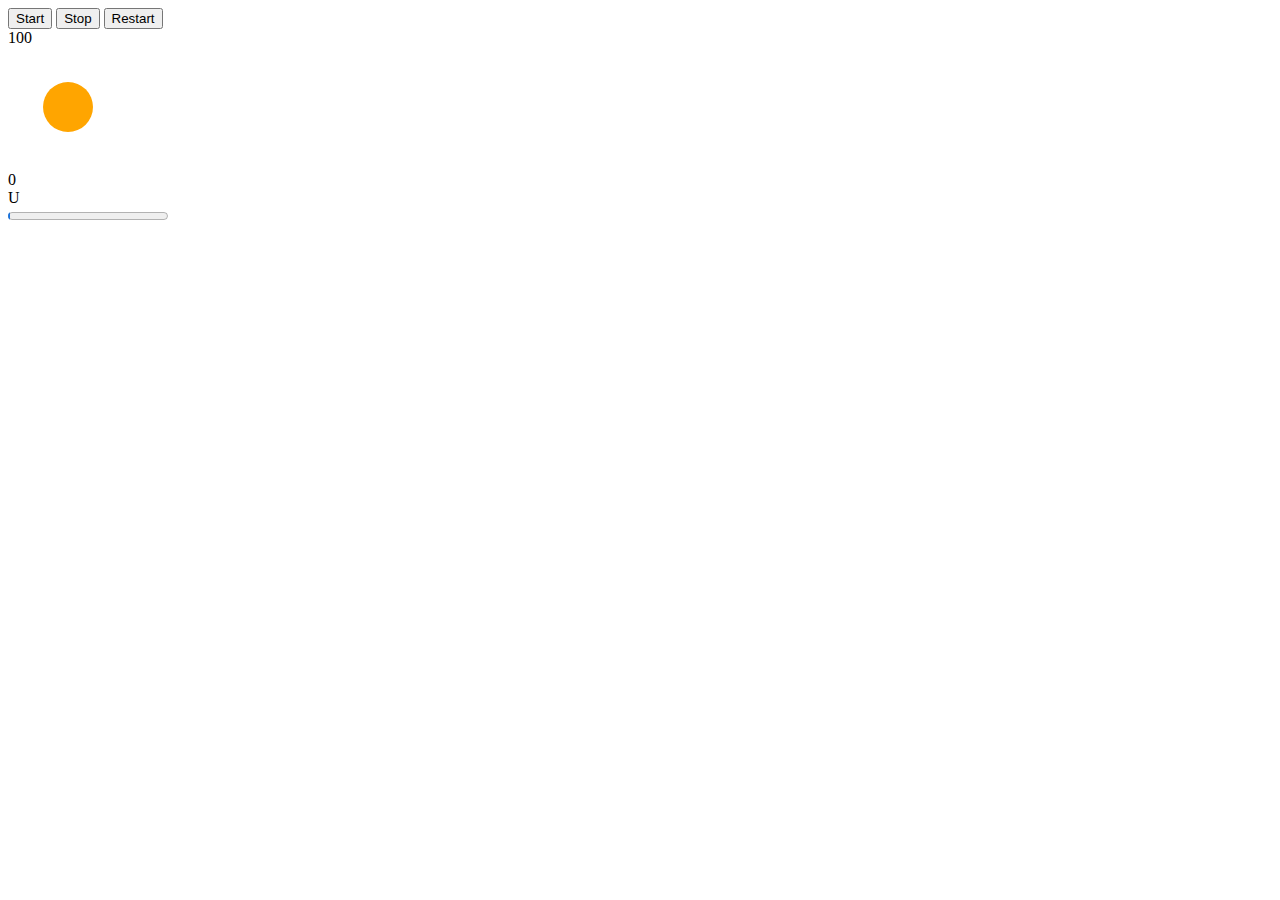
<file: homeworks/dmytro.kondaurov_DmitriyKondaurov/6-typescript/src/index.html>
<!DOCTYPE html>
<html lang="en">
    <head>
        <meta charset="UTF-8">
        <title>6-typescript</title>
    </head>
    <body>
        <header class="header">
            <button type="button" data-start-btn>Start</button>
            <button type="button" data-stop-btn>Stop</button>
            <button type="button" data-restart-btn>Restart</button>
        </header>
        <main class="main-content">
            <div class="total-score" data-total-score>100</div>
            <svg height="120" width="120" class="bubble">
                <circle cx="60" cy="60" r="25" fill="orange" data-circle></circle>
            </svg>
            <div class="cur-points" data-cur-points>0</div>
            <div class="alphabet-letter" data-condition-container>U</div>
            <progress class="progress-bar" max="100" value="1" data-progress-bar></progress>
        </main>
    </body>
</html>
</file>
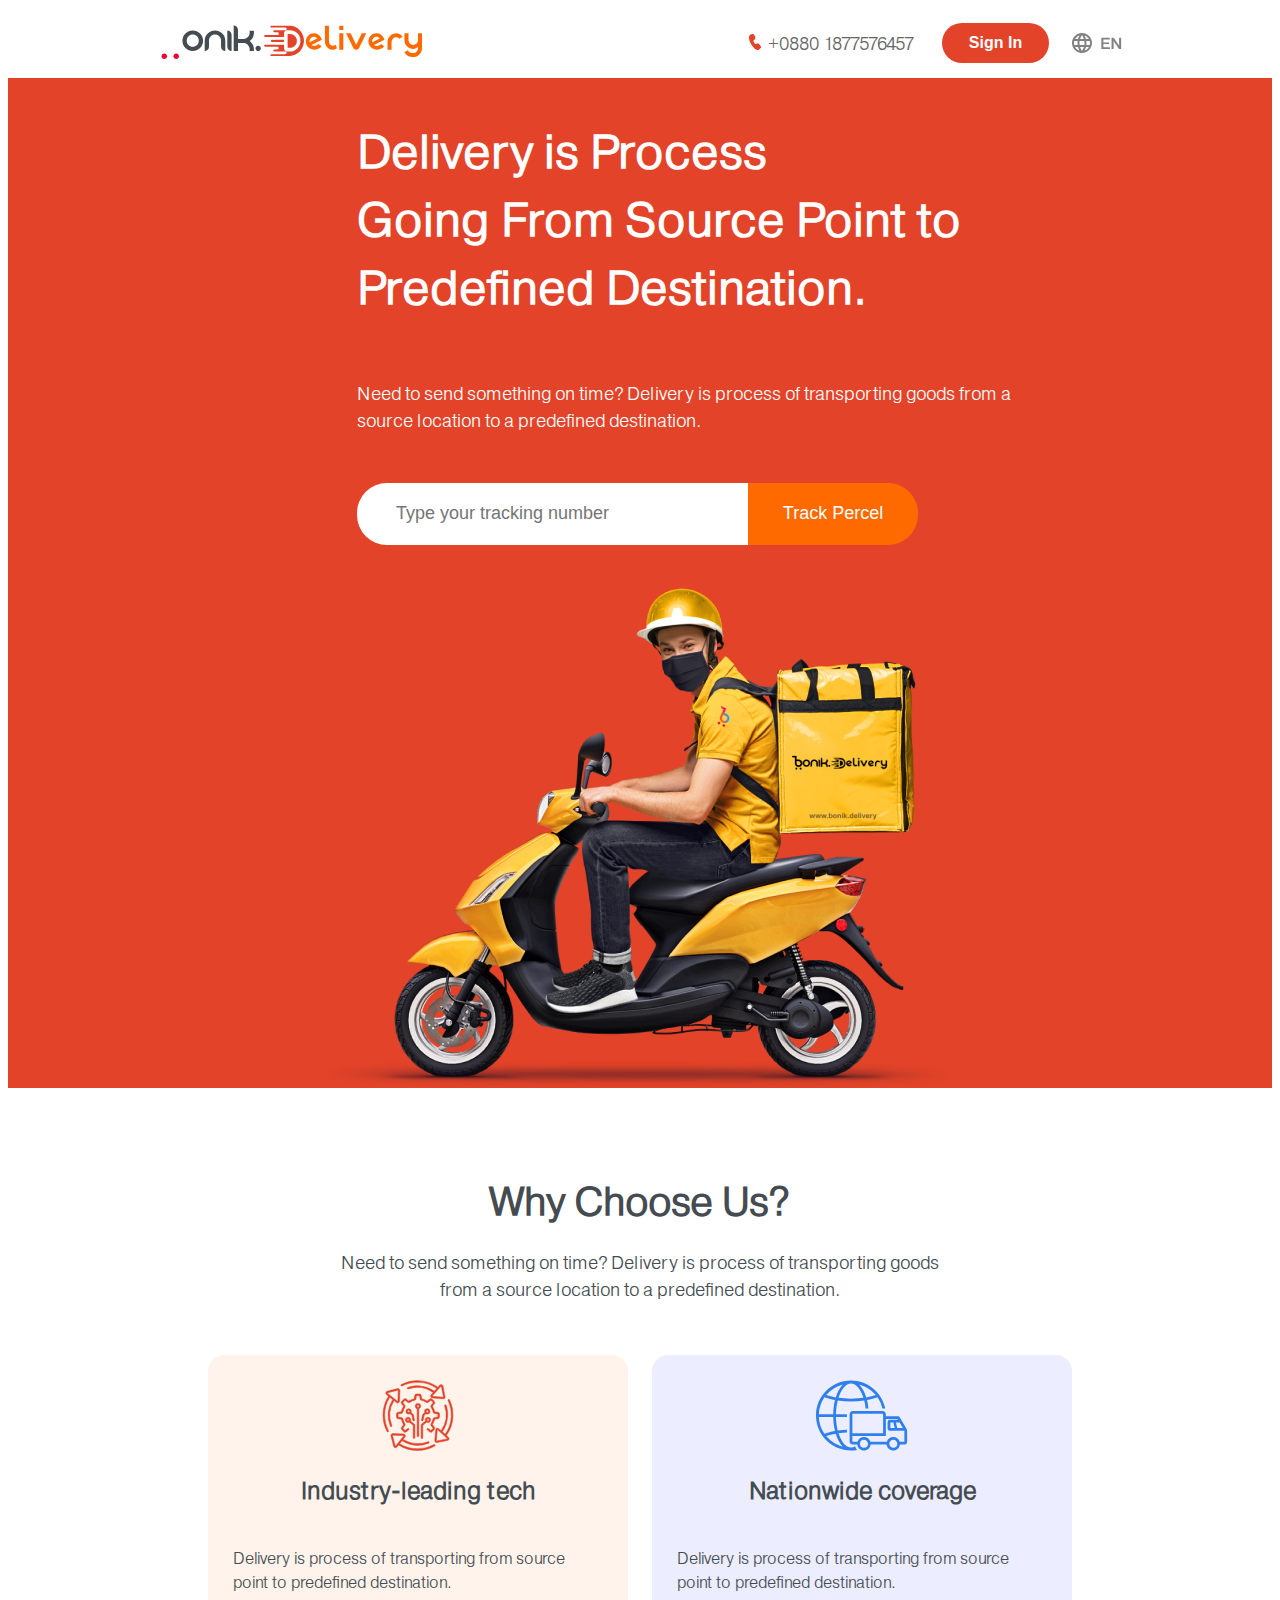
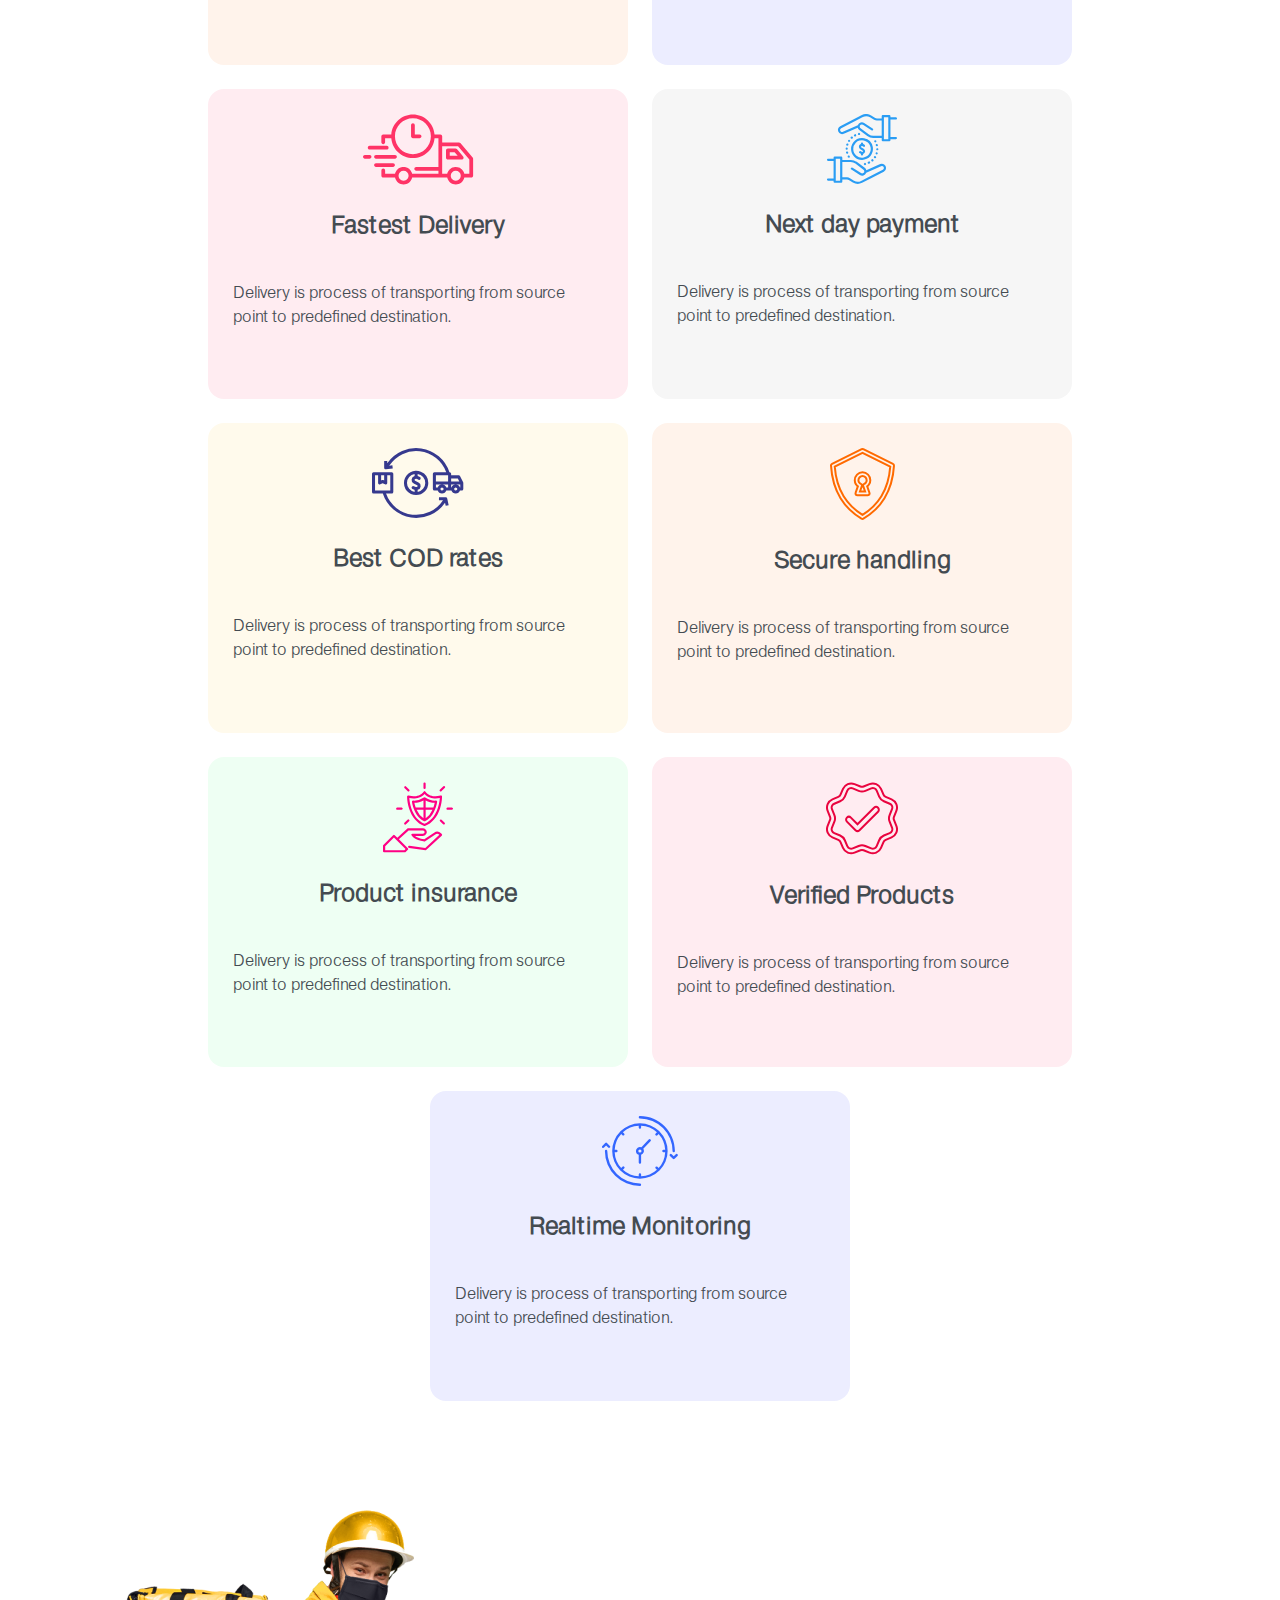
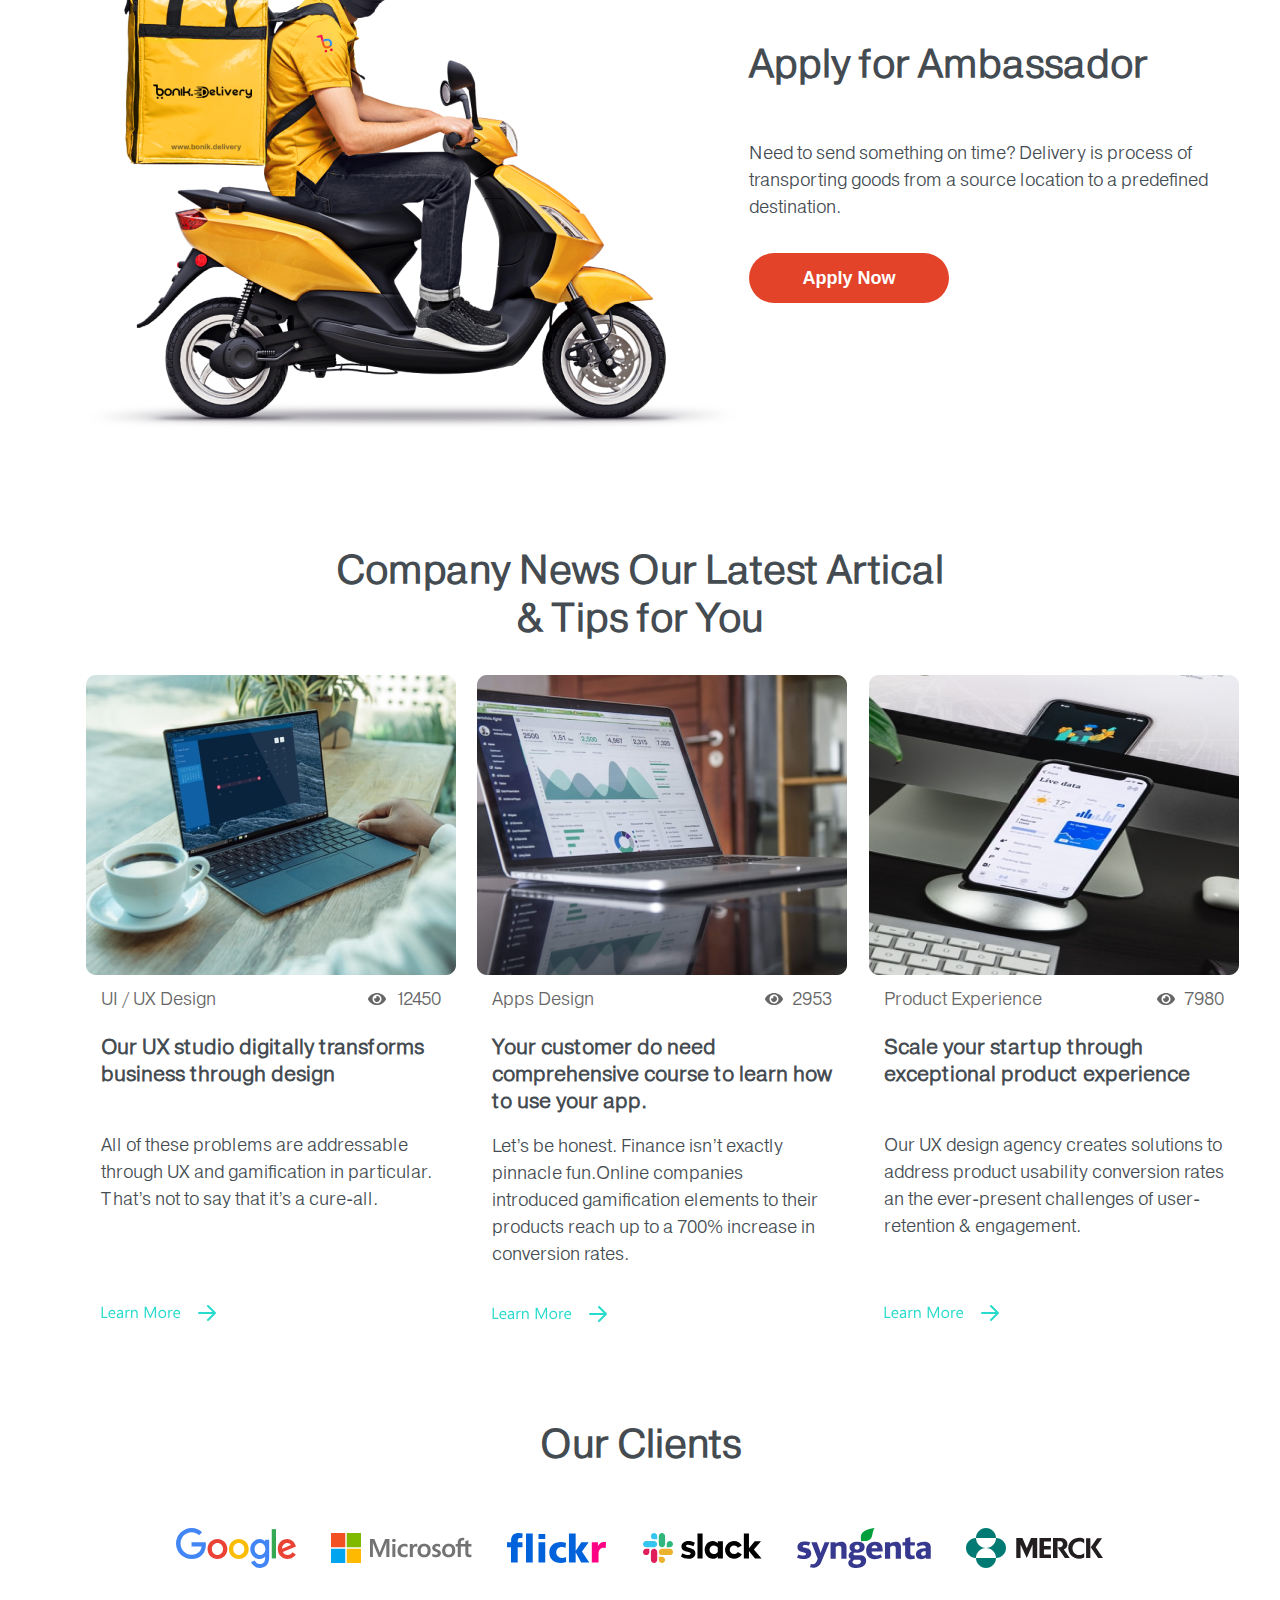
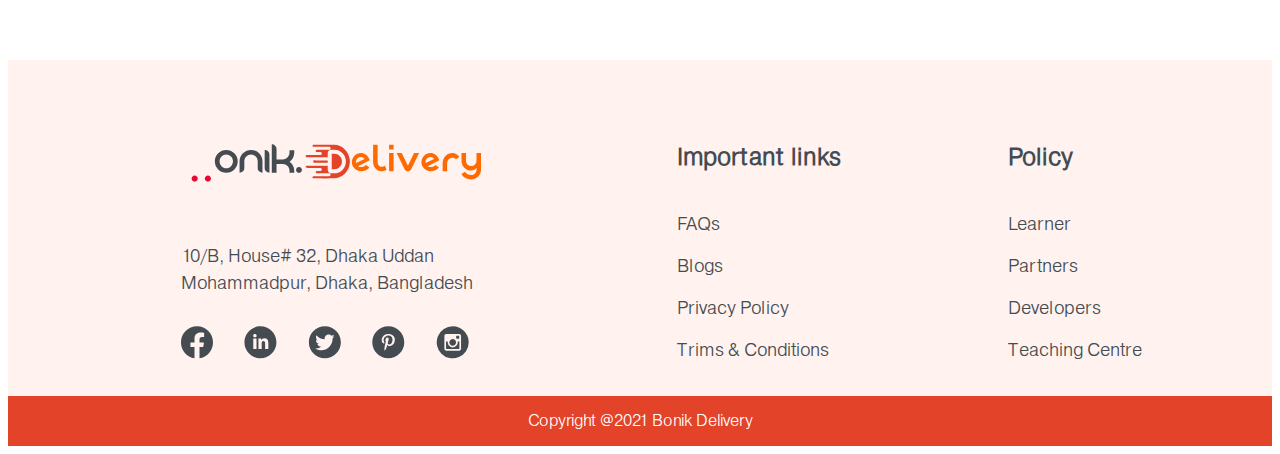
<file: homeworks/ihor.kropyvnyi_20-Igorek-21/6-adaptive/src/index.html>
<!DOCTYPE html>
<html lang="en">
    <head>
        <meta charset="UTF-8">
        <title>6-adaptive</title>
        <link rel="stylesheet" href="style.css">
    </head>
    <body>
        <div class="page-wrapper">
            <header class="main-header">
                <a class="logo__link" href="#">
                    <svg width="270" height="39">
                        <use xlink:href="../svg/sprites.svg#logo"></use>
                    </svg>
                </a>
                <div class="wrapper-row wrapper-row__header">
                    <ul>
                        <li class="list__item">
                            <a class="phone__link">
                                <svg class="call__image" width="12" height="16">
                                    <use xlink:href="../svg/sprites.svg#call-icon"></use>
                                </svg>
                                <span class="phone-text">+0880 1877576457</span>
                            </a>
                        </li>
                    </ul>
                    <button class="header__button-login" type="button">Sign In</button>
                    <button class="header__button-language" type="button">
                        <svg class="language__earth-image" width="54" height="24">
                            <use xlink:href="../svg/sprites.svg#earth-icon"></use>
                        </svg>
                    </button>
                </div>

            </header>
            <main class="main-container">
                <h1 class="visually-hidden">bonik delivery</h1>
                <section class="content-row content-row__features">
                    <div class="content-columns content-columns__features-desc">
                        <h2 class="features-desc__slogan-title">
                            Delivery is Process<br>Going From Source Point to Predefined Destination.
                        </h2>
                        <p class="features-desc__slogan-text">Need to send something on time? Delivery is process of transporting goods from a
                            source location to a predefined destination.</p>
                        <form class="features-desc__search-parcel" action="#">
                            <label>
                                <input class="search-parcel__input" type="text" placeholder="Type your tracking number">
                            </label>
                            <button class="search-parcel__button" type="submit">Track Percel</button>
                        </form>
                    </div>
                    <picture class="features__picture-delivery">
                        <source srcset="../png/bonik delivery img 1_2.png 2x">
                        <img src="../png/bonik delivery img 1.png" alt="bonik delivery photo 1">
                    </picture>
                </section>
                <section class="main-benefits">
                    <header class="content-columns content-columns__annotation">
                        <h2 class="annotation__title">Why Choose Us?</h2>
                        <p class="annotation__text">Need to send something on time? Delivery is process of transporting goods
                            from a source location to a predefined destination.</p>
                    </header>
                    <section class="index-column index-column__benefits">
                        <div class="content-columns content-columns__benefits content-columns__benefits-cream">
                            <svg class="call__image" width="72" height="71">
                                <use xlink:href="../svg/sprites.svg#feature-icon_1"></use>
                            </svg>
                            <h3 class="benefits__title">Industry-leading tech</h3>
                            <p class="benefits__text">Delivery is process of transporting from source point to predefined
                                destination.</p>
                        </div>
                        <div class="content-columns content-columns__benefits content-columns__benefits-violet">
                            <svg class="call__image" width="92" height="71">
                                <use xlink:href="../svg/sprites.svg#feature-icon_2"></use>
                            </svg>
                            <h3 class="benefits__title">Nationwide coverage</h3>
                            <p class="benefits__text">Delivery is process of transporting from source point to predefined
                                destination.</p>
                        </div>
                        <div class="content-columns content-columns__benefits content-columns__benefits-pink">
                            <svg class="call__image" width="111" height="71">
                                <use xlink:href="../svg/sprites.svg#feature-icon_3"></use>
                            </svg>
                            <h3 class="benefits__title">Fastest Delivery</h3>
                            <p class="benefits__text">Delivery is process of transporting from source point to predefined
                                destination.</p>
                        </div>
                        <div class="content-columns content-columns__benefits content-columns__benefits-grey">
                            <svg class="call__image" width="71" height="70">
                                <use xlink:href="../svg/sprites.svg#feature-icon_4"></use>
                            </svg>
                            <h3 class="benefits__title">Next day payment</h3>
                            <p class="benefits__text">Delivery is process of transporting from source point to predefined
                                destination.</p>
                        </div>
                        <div class="content-columns content-columns__benefits content-columns__benefits-yellow">
                            <svg class="call__image" width="92" height="70">
                                <use xlink:href="../svg/sprites.svg#feature-icon_5"></use>
                            </svg>
                            <h3 class="benefits__title">Best COD rates</h3>
                            <p class="benefits__text">Delivery is process of transporting from source point to predefined
                                destination.</p>
                        </div>
                        <div class="content-columns content-columns__benefits content-columns__benefits-cream">
                            <svg class="call__image" width="65" height="72">
                                <use xlink:href="../svg/sprites.svg#feature-icon_6"></use>
                            </svg>
                            <h3 class="benefits__title">Secure handling</h3>
                            <p class="benefits__text">Delivery is process of transporting from source point to predefined
                                destination.</p>
                        </div>
                        <div class="content-columns content-columns__benefits content-columns__benefits-green">
                            <svg class="call__image" width="70" height="71">
                                <use xlink:href="../svg/sprites.svg#feature-icon_7"></use>
                            </svg>
                            <h3 class="benefits__title">Product insurance</h3>
                            <p class="benefits__text">Delivery is process of transporting from source point to predefined
                                destination.</p>
                        </div>
                        <div class="content-columns content-columns__benefits content-columns__benefits-pink">
                            <svg class="call__image" width="72" height="73">
                                <use xlink:href="../svg/sprites.svg#feature-icon_8"></use>
                            </svg>
                            <h3 class="benefits__title">Verified Products</h3>
                            <p class="benefits__text">Delivery is process of transporting from source point to predefined
                                destination.</p>
                        </div>
                        <div class="content-columns content-columns__benefits content-columns__benefits-violet">
                            <svg class="call__image" width="76" height="70">
                                <use xlink:href="../svg/sprites.svg#feature-icon_9"></use>
                            </svg>
                            <h3 class="benefits__title">Realtime Monitoring</h3>
                            <p class="benefits__text">Delivery is process of transporting from source point to predefined
                                destination.</p>
                        </div>
                    </section>
                </section>
                <section class="content-row content-row__ordering">
                    <picture class="ordering__picture-delivery">
                        <source srcset="../png/bonik delivery img 2_2.png 2x">
                        <img src="../png/bonik%20delivery%20img%202%20.png" alt="bonik delivery photo 2">
                    </picture>
                    <div class="content-columns content-columns__ordering-desc">
                        <h2 class="ordering-desc__slogan-title">
                            Apply for Ambassador</h2>
                        <p class="ordering-desc__slogan-text">Need to send something on time? Delivery is process of transporting goods from a source location to a predefined destination.</p>
                        <button class="ordering-desc__button-apply-now" type="button">Apply Now</button>
                    </div>
                </section>
                <section class="section__news">
                    <h2 class="news__headline">
                        Company News Our Latest Artical<br> & Tips for You
                    </h2>
                    <div class="wrapper-row wrapper-row__news">
                        <article class="content-columns content-columns__news">
                            <picture class="news__picture">
                                <source srcset="../png/Rectangle 1_2x.png 2x">
                                <img src="../png/Rectangle%201.png" alt="Photo UI / UX Design">
                            </picture>
                            <div class="content-row content-row__image-meta">
                                <span class="meta__text">UI / UX Design</span>
                                <div class="meta__views">
                                    <svg class="views__image" width="18" height="12">
                                        <use xlink:href="../svg/sprites.svg#ea-icon"></use>
                                    </svg>
                                    <span class="views__number-views">12450</span>
                                </div>
                            </div>
                            <h3 class="news__title">Our UX studio digitally transforms business through design</h3>
                            <p class="news__text">All of these problems are addressable through UX and gamification in particular. That’s not to say that it’s a cure-all.</p>
                            <a class="news__link" href="#">
                                <svg width="126" height="28">
                                    <use xlink:href="../svg/sprites.svg#line-icon"></use>
                                </svg>
                            </a>
                        </article>
                        <article class="content-columns content-columns__news">
                            <picture class="news__picture">
                                <source srcset="../png/Rectangle 2_2x.png 2x">
                                <img src="../png/Rectangle%202.png" alt="Photo UI / UX Design">
                            </picture>
                            <div class="content-row content-row__image-meta">
                                <span class="meta__text">Apps Design</span>
                                <div class="meta__views">
                                    <svg class="views__image" width="18" height="12">
                                        <use xlink:href="../svg/sprites.svg#ea-icon"></use>
                                    </svg>
                                    <span class="views__number-views">2953</span>
                                </div>
                            </div>
                            <h3 class="news__title">Your customer do need comprehensive course to learn how to use your app.</h3>
                            <p class="news__text">Let’s be honest. Finance isn’t exactly pinnacle fun.Online companies introduced gamification elements to their products reach up to a 700% increase in conversion rates.</p>
                            <a class="news__link" href="#">
                                <svg width="126" height="28">
                                    <use xlink:href="../svg/sprites.svg#line-icon"></use>
                                </svg>
                            </a>
                        </article>
                        <article class="content-columns content-columns__news">
                            <picture class="news__picture">
                                <source srcset="../png/Rectangle 3_2x.png 2x">
                                <img src="../png/Rectangle%203.png" alt="Photo UI / UX Design">
                            </picture>
                            <div class="content-row content-row__image-meta">
                                <span class="meta__text">Product Experience</span>
                                <div class="meta__views">
                                    <svg class="views__image" width="18" height="12">
                                        <use xlink:href="../svg/sprites.svg#ea-icon"></use>
                                    </svg>
                                    <span class="views__number-views">7980</span>
                                </div>
                            </div>
                            <h3 class="news__title">Scale your startup through exceptional product experience</h3>
                            <p class="news__text">Our UX design agency creates solutions to address product usability conversion rates an the ever-present challenges of user-retention & engagement.</p>
                            <a class="news__link" href="#">
                                <svg width="126" height="28">
                                    <use xlink:href="../svg/sprites.svg#line-icon"></use>
                                </svg>
                            </a>
                        </article>
                    </div>
                </section>
                <section class="section-clients">
                    <h2 class="client__headline">Our Clients</h2>
                    <section class="content-row content-row__clients-logo">
                        <a class="client-logo__link" href="#">
                            <svg width="120" height="40">
                                <use xlink:href="../svg/sprites.svg#google-icon"></use>
                            </svg>
                        </a>
                        <a class="client-logo__link" href="#">
                            <svg width="141" height="30">
                                <use xlink:href="../svg/sprites.svg#microsoft-icon"></use>
                            </svg>
                        </a>
                        <a class="client-logo__link" href="#">
                            <svg width="100" height="30">
                                <use xlink:href="../svg/sprites.svg#flickr-icon"></use>
                            </svg>
                        </a>
                        <a class="client-logo__link" href="#">
                            <svg width="119" height="30">
                                <use xlink:href="../svg/sprites.svg#slack-icon"></use>
                            </svg>
                        </a>
                        <a class="client-logo__link" href="#">
                            <svg width="134" height="40">
                                <use xlink:href="../svg/sprites.svg#syngenta-icon"></use>
                            </svg>
                        </a>
                        <a class="client-logo__link" href="#">
                            <svg width="138" height="40">
                                <use xlink:href="../svg/sprites.svg#merck-icon"></use>
                            </svg>
                        </a>
                    </section>
                </section>
            </main>
            <footer class="main-footer">
                <section class="footer__information">
                    <div class="footer__contact">
                        <svg class="logo__image">
                            <use xlink:href="../svg/sprites.svg#logo"></use>
                        </svg>
                        <span class="contact__text">10/B, House# 32, Dhaka Uddan Mohammadpur, Dhaka, Bangladesh</span>
                        <div class="contact__socials">
                            <a class="social__link" href="#">
                                <svg width="32" height="33">
                                    <use xlink:href="../svg/sprites.svg#facebook-icon"></use>
                                </svg>
                            </a>
                            <a class="social__link" href="#">
                                <svg width="33" height="33">
                                    <use xlink:href="../svg/sprites.svg#in-icon"></use>
                                </svg>
                            </a>
                            <a class="social__link" href="#">
                                <svg width="33" height="33">
                                    <use xlink:href="../svg/sprites.svg#mess-icon"></use>
                                </svg>
                            </a>
                            <a class="social__link" href="#">
                                <svg width="33" height="33">
                                    <use xlink:href="../svg/sprites.svg#p-icon"></use>
                                </svg>
                            </a>
                            <a class="social__link" href="#">
                                <svg width="33" height="33">
                                    <use xlink:href="../svg/sprites.svg#inst-icon"></use>
                                </svg>
                            </a>
                        </div>
                    </div>
                    <div class="content-row content-row__footer-links">
                        <nav class="content-columns content-columns__list">
                            <h3 class="list__title">Important links</h3>
                            <a class="footer__link" href="">FAQs</a>
                            <a class="footer__link" href="">Blogs</a>
                            <a class="footer__link" href="">Privacy Policy</a>
                            <a class="footer__link" href="">Trims & Conditions</a>
                        </nav>
                        <nav class="content-columns content-columns__list">
                            <h3 class="list__title">Policy</h3>
                            <a class="footer__link" href="">Learner</a>
                            <a class="footer__link" href="">Partners</a>
                            <a class="footer__link" href="">Developers</a>
                            <a class="footer__link" href="">Teaching Centre</a>
                        </nav>
                    </div>
                </section>
                <section class="copyright">
                    <span class="copyright__text">Copyright @2021 Bonik Delivery</span>
                </section>
            </footer>
        </div>
    </body>
</html>
</file>
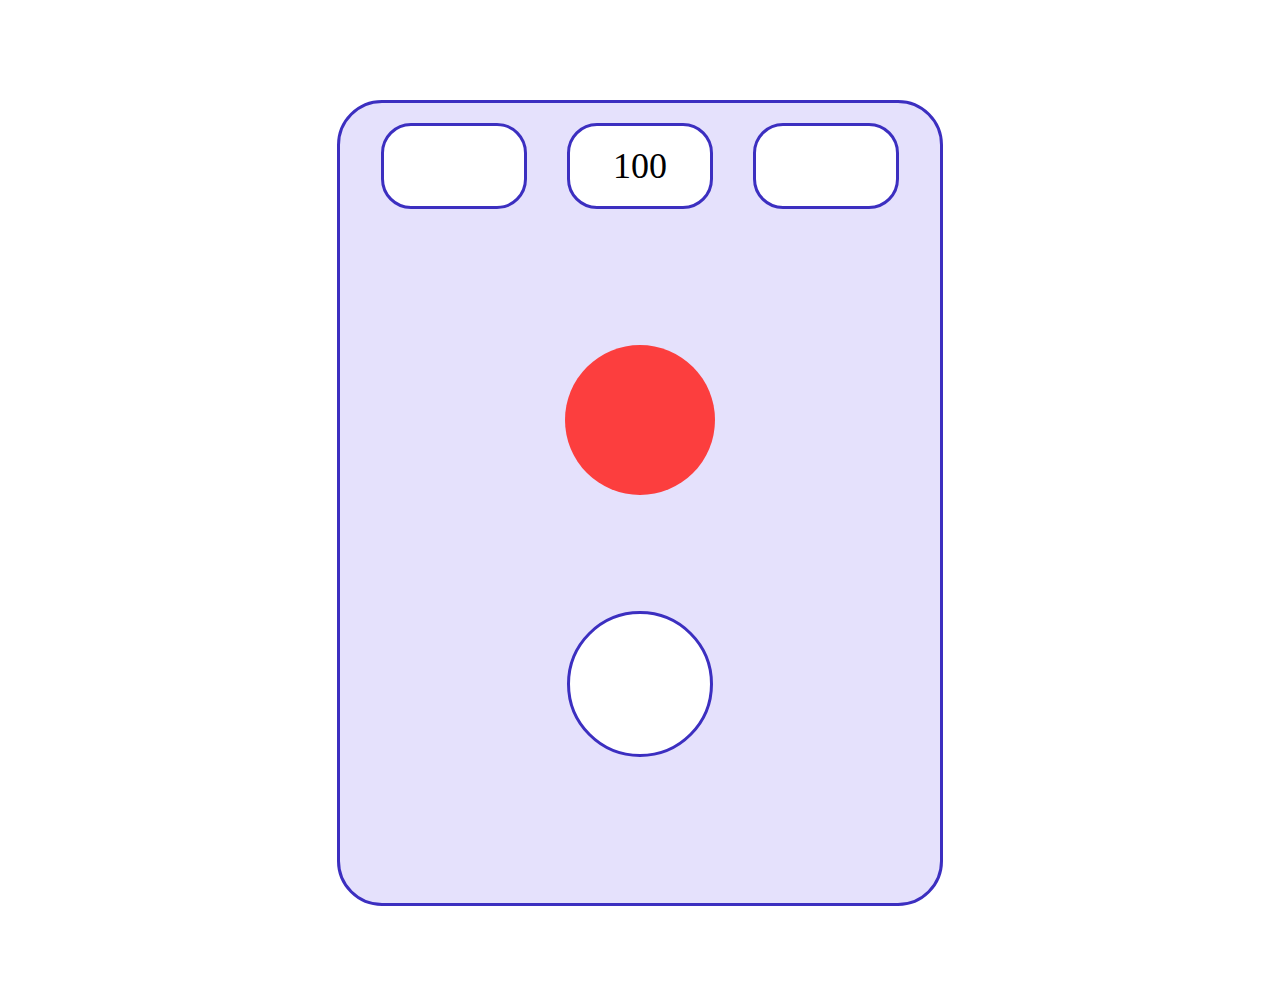
<file: homeworks/ihor.kropyvnyi_20-Igorek-21/6-typescript/dist/index.html>
<!DOCTYPE html>
<html lang="en">
    <head>
        <meta charset="UTF-8">
        <title>6-typescript</title>
        <link rel="stylesheet" href="style.css">
    <script defer src="./bundle.js"></script><link href="style.css" rel="stylesheet"></head>
    <body>
        <section class="main-container">
            <section class="game-account">
                <span class="account" data-account-plus-number></span>
                <span class="account" data-account-current></span>
                <span class="account" data-account-minus-number></span>
            </section>
            <span class="game-popup" data-game-popup></span>
            <div class="game-circle" data-game-circle></div>
            <div class="game-key" data-game-key></div>
            <div data-game-loader></div>
        </section>
    </body>
</html>
</file>
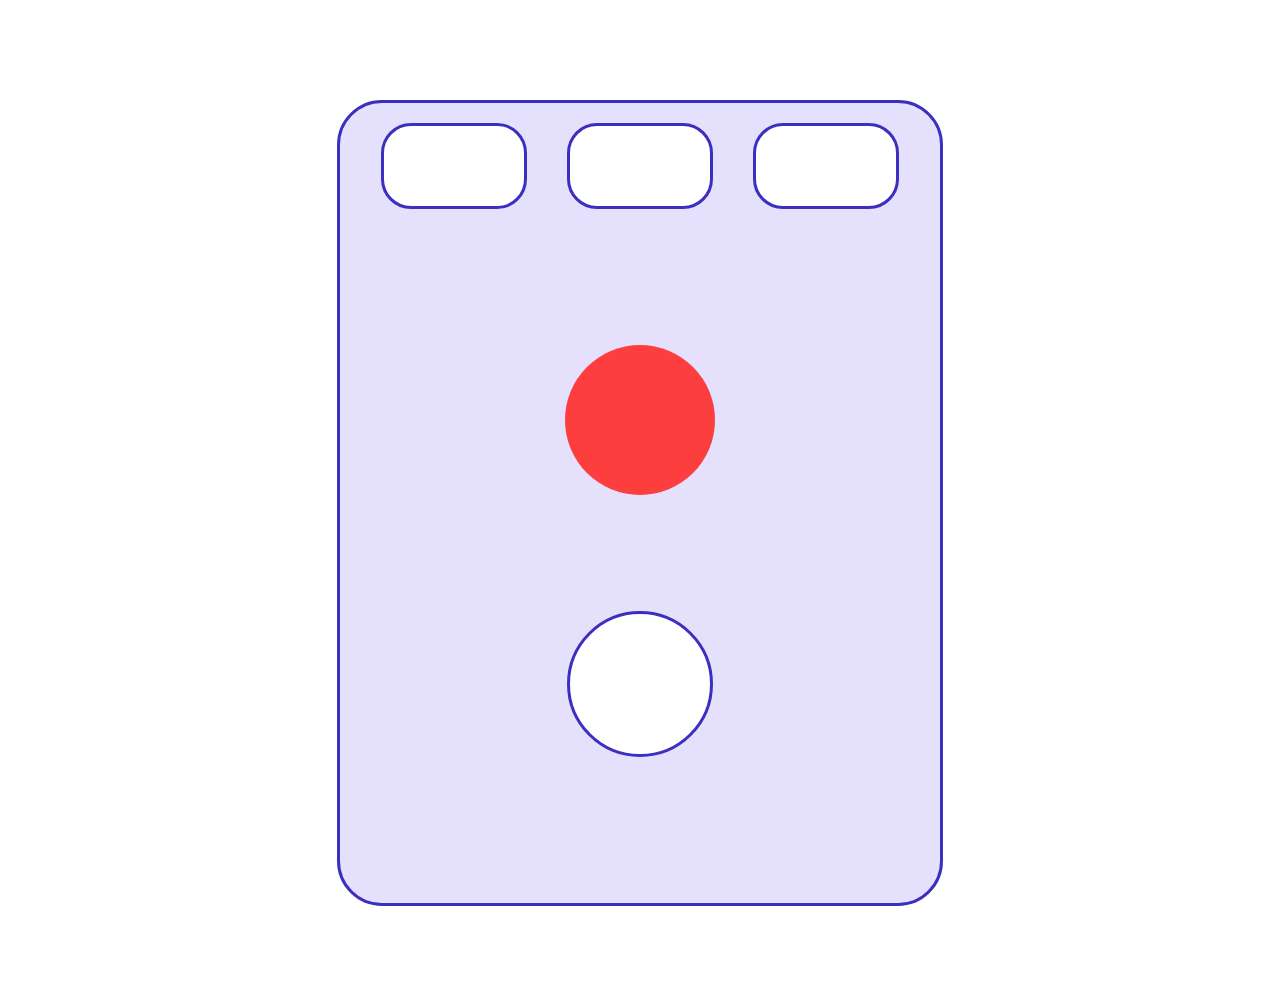
<file: homeworks/ihor.kropyvnyi_20-Igorek-21/6-typescript/src/index.html>
<!DOCTYPE html>
<html lang="en">
    <head>
        <meta charset="UTF-8">
        <title>6-typescript</title>
        <link rel="stylesheet" href="style.css">
    </head>
    <body>
        <section class="main-container">
            <section class="game-account">
                <span class="account" data-account-plus-number></span>
                <span class="account" data-account-current></span>
                <span class="account" data-account-minus-number></span>
            </section>
            <span class="game-popup" data-game-popup></span>
            <div class="game-circle" data-game-circle></div>
            <div class="game-key" data-game-key></div>
            <div data-game-loader></div>
        </section>
    </body>
</html>
</file>
<file: homeworks/Andrii.Morozov_AndriiMorozov88/2 - DOM/style.css>
body {
  background-color: #C2C286;
}

.main__title {
  text-align: center;
  font-size: 60px;
  color: #388515;
}

.chat__body {
  width: 100%;
  height: 400px;
  border: 3px solid #000;
  margin-bottom: 30px;
  background: #CC9E5A;
  overflow-y: scroll;
}

.chat__message {
  display: flexbox;
  border: 1px solid #000;
  border-radius: 5px;
  margin-left: 10px;
  margin-right: 10px;
  margin-bottom: 10px;
  background-color: #EF0;
  font-size: 30px;
  padding: 10px;
  width: 300px;
  max-width: 80%;
  word-wrap: break-word;
  justify-content: space-between;
}

.chat__message--hidden {
  background-color: #000;
}
</file>
<file: homeworks/kostya.bublyk_ConstBagel/6-typescript/styles/style.css>
* {
  margin: 0;
  padding: 0;
  box-sizing: border-box;
}

.page-wrapper {
  margin: 0 auto;
  width: 80%;
  height: 500px;
}

.page-header {
  width: 100%;
  height: 20%;
  font-size: 3em;
  text-align: center
}

.header-title {
  color: #1C78C0;
}

.page-main {
  width: 100%;
  height: 60%;
}

.main-circle {
  margin: 0 auto;
  background-color: #FFDE99;
  border-radius: 50%;
  width: 200px;
  height: 200px;
  text-align: center;
  line-height: 200px;
}

.main-scores {
  vertical-align: middle;
  margin-top: 0;
  font-size: 3em;
}

.page-footer {
  width: 100%;
  height: 20%;
  font-size: 2em;
  text-align: center;
}

.page__popup {
  position: fixed;
  top: 0;
  left: 0;
  width: 100%;
  height: 100%;
  background-color: rgba(0, 0, 0, 0);
  z-index: 1;
  text-align: center;
}

.popup__message {
  margin-top: 10%;
  font-size: 4em;
  opacity: 1;
}

.popup__message--win {
  color: #47F712;
}

.popup__message--lose {
  color: #FC2F0A;
}

.popup__score {
  font-size: 3em;
  opacity: 1;
}

.popup__score--win {
  color: #47F712;
}

.popup__score--lose {
  color: #FC2F0A;
}
</file>
<file: homeworks/maksym.selenkov_MaksymSelenkov/6-adaptive/style.css>
@font-face {
  font-family: "Pragmatica";
  font-style: normal;
  font-weight: 400;
  src: local("Pragmatica-Light"), local("Pragmatica"),
    url("./fonts/Pragmatica/Pragmatica-Light.woff2") format("woff2"),
    url("./fonts/Pragmatica/Pragmatica-Light.woff") format("woff"),
    url("./fonts/Pragmatica/Pragmatica-Light.ttf") format("truetype");
}

@font-face {
  font-family: "Pragmatica";
  font-style: normal;
  font-weight: 700;
  src: local("Pragmatica-Bold"), local("Pragmatica Bold"),
    url("./fonts/Pragmatica/Pragmatica-Bold.woff2") format("woff2"),
    url("./fonts/Pragmatica/Pragmatica-Bold.woff") format("woff"),
    url("./fonts/Pragmatica/Pragmatica-Bold.ttf") format("truetype");
}


body {
  font-family: "Pragmatica", serif;
  font-size: 16px;
  font-style: normal;
  color: #444B51;
}

a {
  text-decoration: none;
  color: #444B51;
}

a:hover {
  color: #0000B8;
}

button {
  border: none;
  background: none;
}

button:hover {
  background-color: #0000B8;
  cursor: pointer;
}

.wrapper {
  width: 100%;
  max-width: 1440px;
  height: 100%;
  max-height: 743px;
  margin: 0 auto;
}

.header {
  display: flex;
  flex-wrap: wrap;
  margin: 0 135px;
  padding: 18px 0 13px;
}

.header__logo {
  width: 100%;
  max-width: 270px;
  height: 100%;
  max-height: 39px;
  margin-right: auto;
}

.menu {
  width: 50%;
  display: flex;
  flex-wrap: wrap;
  justify-content: flex-end;
}

.menu__phone {
  display: flex;
  justify-content: center;
  align-items: center;
}

.menu__phone-number {
  font-weight: 500;
  font-size: 16px;
  line-height: 21px;
  color: #444B51;
  margin-left: 10px;
}

.menu__button {
  padding: 12px 24px;
  max-width: 107px;
  width: 100%;
  max-height: 40px;
  height: 100%;
  background: #E24329;
  border-radius: 21.5px;
  font-weight: 700;
  font-size: 16px;
  line-height: 110%;
  color: #FFF;
  margin-left: 47px;
}

.menu__language {
  display: flex;
  justify-content: center;
  align-items: center;
  margin-left: 42px;
}

.menu__language-bar {
  font-weight: 500;
  font-size: 16px;
  line-height: 21px;
  color: #828282;
}

.page {
  background: #E24329;
  position: relative;
  padding: 135px 135px 200px;
}

.page__heading {
  max-width: 730px;
  display: flex;
  flex-direction: column;
}

.heading__title {
  flex: 1 1 100%;
  font-weight: 700;
  font-size: 48px;
  line-height: 142%;
  color: #FFF;
  margin-bottom: 30px;
}

.heading__text {
  max-width: 615px;
  flex: 1 1 100%;
  font-size: 18px;
  line-height: 144%;
  color: #FFF;
  margin-bottom: 30px;
}

.heading__form {
  flex: 1 1 100%;
  max-width: 570px;
  height: 60px;
  display: flex;
  margin-bottom: 200px;
}

.heading__input {
  width: 100%;
  max-width: 400px;
  height: 100%;
  max-height: 60px;
  background: #FAFAFA;
  border: 1px solid #BDBDBD;
  box-sizing: border-box;
  border-radius: 30px 0 0 30px;
  padding: 18px 40px;
}

.heading__button {
  width: 100%;
  max-width: 170px;
  height: 100%;
  max-height: 60px;
  background: #FF6A00;
  border-radius: 0 30px 30px 0;
  font-weight: 700;
  font-size: 16px;
  line-height: 16px;
  text-align: center;
  color: #FFF;
}

.page__picture {
  position: absolute;
  max-width: 620px;
  width: 100%;
  max-height: 500px;
  height: 100%;
  left: 722px;
  top: 160px;
}

.section__heading {
  display: flex;
  flex-direction: column;
  justify-content: center;
  align-items: center;
  margin-top: 50px;
}

.section__title {
  max-width: 740px;
  max-height: 48px;
  font-weight: 700;
  font-size: 40px;
  line-height: 120%;
  text-align: center;
  color: #444B51;
}

.section__text {
  max-width: 615px;
  max-height: 52px;
  font-size: 18px;
  line-height: 144%;
  margin: 0 auto 60px;
  text-align: center;
}

.cards {
  display: flex;
  flex-wrap: wrap;
  justify-content: space-between;
  margin: 0 135px;
  gap: 30px;
}

.card {
  flex: 1 1 25%;
  border-radius: 16px;
  padding: 24px;
  text-align: center;
}

.card:nth-child(3n) {
  margin-right: 0;
}

.card__title {
  font-style: normal;
  font-weight: 700;
  font-size: 24px;
  line-height: 133%;
  text-align: center;
}

.card__text {
  font-style: normal;
  font-weight: 400;
  font-size: 16px;
  line-height: 150%;
  text-align: center;
}

.card01 {
  background-color: #FFF3EB;
}

.card02 {
  background-color: #ECEDFF;
}

.card03 {
  background-color: #FFECF1;
}

.card04 {
  background-color: #F6F6F6;
}

.card05 {
  background-color: #FFFAEC;
}

.card06 {
  background-color: #FFF3EB;
}

.card07 {
  background-color: #EEFFF3;
}

.card08 {
  background-color: #FFECF1;
}

.card09 {
  background-color: #ECEDFF;
}

.apply {
  max-width: 1170px;
  max-height: 520px;
  margin: 0 135px;
  position: relative;
  display: flex;
  flex-direction: column;
  align-items: flex-end;
}

.apply__picture {
  position: absolute;
  max-width: 645px;
  width: 100%;
  max-height: 520px;
  height: 100%;
  left: 22px;
  top: 60px;
}

.apply__heading {
  max-width: 475px;
  display: flex;
  flex-direction: column;
  justify-content: center;
  margin: 140px 0;
}

.apply__title {
  max-width: 740px;
  max-height: 48px;
  font-weight: 700;
  font-size: 40px;
  line-height: 120%;
  color: #444B51;
}

.apply__text {
  max-width: 615px;
  max-height: 52px;
  font-size: 18px;
  line-height: 144%;
  margin: 0 auto 60px;
}

.apply__button {
  padding: 15px 49px;
  max-width: 200px;
  width: 100%;
  max-height: 50px;
  height: 100%;
  background: #E24329;
  border-radius: 21.5px;
  font-weight: 700;
  font-size: 16px;
  line-height: 110%;
  color: #FFF;
}

.news {
  margin: 100px 135px 50px;
}

.news__heading {
  margin-bottom: 100px;
}

.news__items {
  display: flex;
  flex-wrap: wrap;
  justify-content: space-between;
}

.article {
  flex: 1 1 20%;
  max-width: 370px;
}

.article__picture {
  max-width: 100%;
}

.under-picture {
  max-width: 96%;
  display: flex;
  flex-wrap: wrap;
  justify-content: space-between;
}

.clients {
  margin: 0 135px;
}

.clients__logo {
  display: flex;
  flex-wrap: wrap;
  justify-content: space-around;
  align-items: center;
  margin-top: 20px;
  margin-bottom: 50px;
}

.footer {
  background: #FFF2EF;
}

.footer__info {
  margin: 0 270px;
  display: flex;
  flex-wrap: wrap;
  padding-top: 30px;
}

.footer__about {
  width: 50%;
  max-width: 370px;
  margin-right: 80px;
}

.about__text {
  font-weight: 400;
  font-size: 18px;
  line-height: 144%;
}

.about__socials {
  margin: 30px 0;
}

.footer__menu {
  width: 50%;
  display: flex;
}

.footer__links {
  width: 50%;
  display: flex;
  flex-direction: column;
  margin-right: 80px;
}

.links__title {
  font-weight: 700;
  font-size: 24px;
  line-height: 117%;
}

.footer__policy {
  width: 50%;
  display: flex;
  flex-direction: column;
}

.policy__title {
  font-weight: 700;
  font-size: 24px;
  line-height: 117%;
}

.footer__link {
  font-weight: 500;
  font-size: 16px;
  line-height: 150%;
}

.copyright {
  width: 100%;
  max-width: 1440px;
  max-height: 50px;
  background: #E24329;
}

.copyright__text {
  width: 100%;
  max-width: 250px;
  color: #FFF;
  font-weight: 500;
  font-size: 16px;
  line-height: 150%;
  margin: 0 auto;
}

@media (max-width: 768px) {

  .header {
    margin: 0 50px;
  }

  .header__menu {
    justify-content: center;
    width: 100%;
  }

  .header__logo {
    margin: 0 auto;
    flex: 1 1 100%;
  }

  .page {
    padding: 50px;
  }

  .page__picture {
    display: none;
  }

  .heading__form {
    margin-bottom: 50px;
  }

  .apply {
    margin: 0 auto;
  }

  .apply__picture {
    display: none;
  }

  .apply__heading {
    margin: 0 auto;
    text-align: center;
  }

  .apply__button {
    margin: 0 auto;
  }

  .cards {
    margin: 0 auto;
  }

  .card {
    flex: 1 1 35%;
  }

  .clients {
    margin: 0 auto 0 50px;
  }

  .clients__logo * {
    flex: 1 1 25%;
    margin: 20px;
  }

  .heading__title {
    width: 100%;
    font-weight: 700;
    font-size: 26px;
    line-height: 142%;
    color: #FFF;
  }

  .heading__text {
    width: 100%;
    font-size: 16px;
    line-height: 144%;
    color: #FFF;
  }

  .news {
    margin: 0 auto;
    max-width: 370px;
  }

  .footer__info {
    margin: 0 auto 0 50px;
  }
}

@media (max-width: 320px) {

  .header {
    margin: 0 20px;
  }

  .page {
    padding: 25px;
  }

  .page__picture {
    display: none;
  }

  .apply__picture {
    display: none;
  }

  .news {
    width: 100%;
    max-width: 320px;
  }

  .clients {
    margin: 0 20px;
  }

  .clients__logo * {
    max-width: 100%;
  }

  .footer__info {
    margin: 0 auto;
  }
}
</file>
<file: homeworks/nikolay.krasniuk_Kingstar22/6-adaptive/css/fonts.css>
@font-face {
  font-family: "Pragmatica";
  src: local("Pragmatica Book"), local("Pragmatica Book"),
    url("../fonts/Pragmatica-Book.woff2") format("woff2"),
    url("../fonts/Pragmatica-Book.woff") format("woff"),
    url("../fonts/Pragmatica-Book.ttf") format("truetype");
  font-weight: 400;
  font-style: normal;
}

@font-face {
  font-family: "Pragmatica";
  src: local("Pragmatica Bold"), local("Pragmatica-Bold"),
    url("../fonts/Pragmatica-Bold.woff2") format("woff2"),
    url("../fonts/Pragmatica-Bold.woff") format("woff"),
    url("../fonts/Pragmatica-Bold.ttf") format("truetype");
  font-weight: 700;
  font-style: normal;
}

@font-face {
  font-family: "Pragmatica";
  src: local("Pragmatica Medium"), local("Pragmatica-Medium"),
    url("../fonts/Pragmatica-Medium.woff2") format("woff2"),
    url("../fonts/Pragmatica-Medium.woff") format("woff"),
    url("../fonts/Pragmatica-Medium.ttf") format("truetype");
  font-weight: 500;
  font-style: normal;
}

@font-face {
  font-family: "Segoe UI";
  src: url("SegoeUI-Bold.eot");
  src: url("SegoeUI-Bold.eot?#iefix") format("embedded-opentype"),
    url("../fonts/SegoeUI-Bold.woff") format("woff"),
    url("../fonts/SegoeUI-Bold.ttf") format("truetype");
  font-weight: 700;
  font-style: normal;
}

@font-face {
  font-family: "Segoe UI";
  src: url("SegoeUI.eot");
  src: url("SegoeUI.eot?#iefix") format("embedded-opentype"),
    url("../fonts/SegoeUI.woff") format("woff"),
    url("../fonts/SegoeUI.ttf") format("truetype");
  font-weight: 400;
  font-style: normal;
}
</file>
<file: homeworks/nikolay.krasniuk_Kingstar22/6-adaptive/css/style.css>
* {
  box-sizing: border-box;
  margin: 0;
  padding: 0;
  font-family: "Pragmatica",sans-serif;
}

h2 {
  font-weight: 700;
  font-size: 40px;
  color: #444B51;
}

a {
  text-decoration: none;
}

.header {
  margin: 0 auto;
  max-width: 1440px;
  display: flex;
  justify-content: space-between;
  align-items: center;
  padding: 17px 136px 13px 135px;
  max-height: 70px;
}

.header__nav {
  display: flex;
  align-items: center;
}

.header__nav-phone {
  display: flex;
}

.header__nav-phone-link {
  margin-left: 10px;
  font-weight: 500;
  font-size: 16px;
  line-height: 21px;
  color: #444B51;
}

.header__nav-btn {
  margin-left: 47px;
  padding: 12px 24px;
  background: #E24329;
  border-radius: 21.5px;
  font-weight: 700;
  font-size: 16px;
  line-height: 110%;
  border: none ;
  color: #FFF;
  cursor: pointer;
}

.header__nav-language {
  display: flex;
}

.header__nav-language-icon {
  margin-left: 42px;
}

.header__nav-language-link {
  margin-left: 8px;
  font-weight: 500;
  font-size: 16px;
  color: #828282;
}

.delivery {
  background-color: #E24329;
  max-height: 743px;
}

.delivery__wrapper {
  position: relative;
  padding: 136px 0 203px 135px;
  margin: 0 auto;
  max-width: 1440px;
}

.delivery__content {
  max-width: 650px;
}

.delivery__title {
  font-weight: 700;
  font-size: 48px;
  line-height: 68px;
  color: #FFF;
}

.delivery__description {
  margin-top: 30px;
  font-weight: 400;
  font-size: 18px;
  line-height: 26px;
  color: #FFF;
}

.delivery__track {
  display: flex;
}

.delivery__track-input {
  margin-top: 58px;
  border: 1px solid #BDBDBD;
  border-radius: 30px 0 0 30px;
  padding: 19px 129px 18px 39px;
  font-weight: 500;
  font-size: 18px;
  line-height: 23px;
  color: #BABABA;
}

.delivery__track-btn {
  margin-top: 58px;
  padding: 23px 31px 21px;
  background: #FF6A00;
  border-radius: 0 30px 30px 0;
  border: none;
  font-weight: 700;
  font-size: 16px;
  line-height: 16px;
  text-align: center;
  color: #FFF;
  cursor: pointer;
}

.delivery__picture {
  margin: 90px 98px 0 0;
  max-width: 620px;
  max-height: 500px;
  position: absolute;
  top: 0;
  right: 0;
}

.delivery__img {
  width: 100%;
}

.benefits__wrapper {
  padding: 100px 135px;
  max-width: 1440px;
  margin: 0 auto;
}

.benefits__title {
  text-align: center;
}

.benefits__description {
  margin-top: 16px;
  font-weight: 400;
  font-size: 18px;
  line-height: 26px;
  text-align: center;
  color: #444B51;
}

.benefits__cards {
  display: flex;
  flex-wrap: wrap;
  justify-content: center;
  align-items: center;
  margin-top: 40px;
}

.benefits__item {
  display: flex;
  margin: 15px;
  flex-direction: column;
  align-items: center;
  justify-content: space-between;
  padding: 35px 24px 25px 25px;
  max-width: 30%;
  border-radius: 16px;
}

.benefits__item:nth-child(1) {
  background: #FFF3EB;
}

.benefits__item:nth-child(2) {
  background: #ECEDFF;
}

.benefits__item:nth-child(3) {
  background: #FFECF1;
}

.benefits__item:nth-child(4) {
  background: #F6F6F6;
}

.benefits__item:nth-child(5) {
  background: #FFFAEC;
}

.benefits__item:nth-child(6) {
  background: #FFF3EB;
}

.benefits__item:nth-child(7) {
  background: #EEFFF3;
}

.benefits__item:nth-child(8) {
  background: #FFECF1;
}

.benefits__item:nth-child(9) {
  background: #ECEDFF;
}

.benefits__item-title {
  margin-top: 34px;
  font-weight: 700;
  font-size: 24px;
  line-height: 32px;
  text-align: center;
  color: #444B51;
}

.benefits__item-description {
  margin-top: 16px;
  font-weight: 400;
  font-size: 16px;
  line-height: 24px;
  text-align: center;
  color: #444B51;
}

.apply {
  margin-left: 15px;
}

.apply__wrapper {
  max-width: 1440px;
  margin: 0 auto;
  display: flex;
  align-items: center;
  padding: 0 153px 100px;
}

.apply__picture {
  max-width: 650px;
  max-height: 500px;
}

.apply__img {
  width: 100%;
}

.apply__content {
  display: flex;
  flex-direction: column;
}

.apply__content-discription {
  max-width: 460px;
  margin-top: 30px;
  font-weight: 400;
  font-size: 18px;
  line-height: 26px;
  color: #444B51;
}

.apply__content-btn {
  max-width: 200px;
  margin-top: 43px;
  padding: 15px 49px;
  background: #E24329;
  border-radius: 25px;
  font-weight: 700;
  font-size: 18px;
  line-height: 110%;
  border: none ;
  color: #FFF;
  cursor: pointer;
}

.news__wrapper {
  max-width: 1440px;
  margin: 0 auto;
  padding: 0 120px 100px 150px;
}

.news__title {
  margin: 0 auto;
  max-width: 700px;
  text-align: center;
}

.news__posts {
  margin-top: 40px;
  display: flex;
  flex-wrap: wrap;
  justify-content: space-between;
}

.news__post {
  display: flex;
  flex-direction: column;
  max-width: 32%;
}

.news__post-picture {
  max-width: 370px;
  max-height: 300px;
  border-radius: 10px;
}

.news__post-img {
  width: 100%;
}

.news__signature {
  margin-top: 20px;
  display: flex;
  justify-content: space-between;
}

.news__signature-views {
  display: flex;
}

.news__signature-text {
  font-family: Segoe UI;
  font-weight: 400;
  font-size: 16px;
  line-height: 24px;
  color: #666;
}

.news__signature-views-text {
  margin-left: 9px;
  font-family: Segoe UI;
  font-weight: 400;
  font-size: 16px;
  line-height: 24px;
  color: #666;
}

.news__post-title {
  margin-top: 26px;
  font-family: Segoe UI;
  font-weight: 700;
  font-size: 20px;
  line-height: 28px;
  color: #474747;
}

.news__post-description {
  margin-top: 29px;
  max-width: 355px;
  font-family: Segoe UI;
  font-weight: 400;
  font-size: 16px;
  line-height: 24px;
  color: #666;
  height: 90px;
}

.news__learn {
  display: flex;
  align-items: center;
  margin-top: 32px;
}


.news__learn-text {
  margin-right: 8px;
  font-family: Segoe UI;
  font-weight: 400;
  font-size: 16px;
  text-align: center;
  color: #29DBCC;
}

.news__learn-arrow {
  width: 18px;
  height: 16px;
}


.clients__wrapper {
  padding: 0 135px 95px 177px;
  max-width: 1440px;
  margin: 0 auto;
}

.clients__title {
  text-align: center;
}

.clients__content {
  margin-top: 50px;
  display: flex;
  justify-content: space-between;
  flex-wrap: wrap;
  gap: 10px;
}

.footer {
  background: #FFF2EF;
}

.footer__wrapper {
  padding: 74px 275px 30px;
  max-width: 1440px;
  margin: 0 auto;
}

.footer__content {
  display: flex;
  justify-content: space-between;
}

.footer__contacts {
  display: flex;
  flex-direction: column;
}

.footer__contacts-logo {
  max-width: 270px;
}

.footer__contacts-address {
  margin-top: 30px;
  max-width: 300px;
  font-weight: 400;
  font-size: 18px;
  color: #444B51;
}

.footer__contacts-social {
  display: flex;
  justify-content: space-between;
  margin-top: 40px;
  max-width: 270px;
}

.footer__links-title, .footer__policy-title {
  font-weight: 700;
  font-size: 24px;
  line-height: 28px;
  color: #444B51;
}

.footer__links-items, .footer__policy-items {
  list-style-type: none;
  margin-top: 37px;
}

.footer__links-items, .footer__policy-items {
  list-style-type: none;
  margin-top: 21px;
}

.footer__links-item, .footer__policy-item {
  margin-top: 16px;
}

.footer__links-item-link, .footer__policy-item-link {
  font-weight: 500;
  font-size: 16px;
  line-height: 24px;
  color: #444B51;
}

.footer__description {
  padding: 13px;
  background: #E24329;
}

.footer__description-text {
  text-align: center;
  font-weight: 500;
  font-size: 16px;
  line-height: 24px;
  color: #FFF;
}
</file>
<file: homeworks/oleksandr.prylutskiy_SanSandru4/6-adaptive/style.css>
@font-face {
  font-family: "Pragmatica-Bold";
  font-style: bold;
  font-weight: 700;
  src: local("Pragmatica-Bold"),
    url("./fonts/Pragmatica-Bold.woff2") format("woff2"),
    url("./fonts/Pragmatica-Bold.woff") format("woff");
}

@font-face {
  font-family: "Pragmatica-Medium";
  font-style: normal;
  font-weight: 500;
  src: local("Pragmatica-Medium"),
    url("./fonts/Pragmatica-Medium.woff2") format("woff2"),
    url("./fonts/Pragmatica-Medium.woff") format("woff");
}

@font-face {
  font-family: "Pragmatica-Light";
  font-style: normal;
  font-weight: 400;
  src: local("Pragmatica-Light"),
    url("./fonts/Pragmatica-Light.woff2") format("woff2"),
    url("./fonts/Pragmatica-Light.woff") format("woff");
}

@font-face {
  font-family: "Segoe UI Light";
  font-weight: 400;
  font-style: normal;
  src: url("./fonts/SegoeUI-Light.woff") format("woff");
}

@font-face {
  font-family: "Segoe UI Regular";
  font-weight: 500;
  font-style: normal;
  src: url("./fonts/SegoeUI.woff") format("woff");
}

@font-face {
  font-family: "Segoe UI Bold";
  font-weight: 700;
  font-style: normal;
  src: url("./fonts/SegoeUI-Bold.woff") format("woff");
}

* {
  padding: 0;
  margin: 0;
}

body {
  margin: 0 auto;
  width: 1440px;
  display: flex;
  align-items: center;
  justify-content: center;
  flex-direction: column;
}

.header {
  width: 1440px;
  height: 70px;
  display: flex;
  flex-direction: row;
  align-items: center;
  justify-content: space-between;
}

.header__logo {
  margin-left: 135px;
}

.header__info {
  margin-right: 136px;
  display: flex;
  align-items: center;
  font-family: Pragmatica-Medium, Merriweather, sans-serif;
  font-weight: 500;
  font-size: 17px;
  color: #444B51;
}

.header__info-number-phone {
  margin-left: 10px;
  display: flex;
  align-items: flex-end;
}

.header__info-number-phone_input, .header__info-link {
  font-family: Pragmatica-Medium, Merriweather, sans-serif;
  font-weight: 500;
  color: #444B51;
  text-decoration: none;
}

.header__phone-icon {
  fill: #E24329;
  margin-right: 5px;
  width: 12px;
  height: 16px;
}

.header__info-number-phone_input:hover {
  filter: drop-shadow(0 0 5px #E24329);
  color: #E24329;
}

.header__info_btn {
  width: 107px;
  height: 40px;
  margin-left: 47px;
  background-color: #E24329;
  border: none;
  border-radius: 21px;
  font-family: Pragmatica-Medium, Merriweather, sans-serif;
  font-weight: 500;
  font-size: 17px;
  display: flex;
  align-items: center;
  justify-content: center;
  color: #FFF;
  cursor: pointer;
}

.header__info_btn:hover {
  background-color: #DD5A45;
}

.header__info-language {
  margin-left: 42px;
  color: #828282;
  font-size: 16px;
  display: flex;
  flex-direction: row;
}

.header__info-link {
  display: flex;
  flex-direction: row;
}

.header__globus-icon {
  fill: #828282;
  width: 21px;
  height: 20px;
}

.header__info-link:hover {
  filter: drop-shadow(0 0 5px #E24329);
  color: #E24329;
}

.header__globus-icon:hover, .header__info-link:hover {
  fill: #E24329;
}

.header__info-language-change {
  margin-left: 10px;
}

.main {
  width: 1440px;
  display: flex;
  flex-direction: column;
}

.process {
  height: auto;
  color: #FFF;
  font-family: Pragmatica-Medium, Merriweather, sans-serif;
  display: flex;
  flex-direction: column;
}

.process__head {
  margin-top: 36px;
  width: auto;
  font-family: Pragmatica-Bold, Merriweather, sans-serif;
  font-size: 48px;
  font-weight: 700;
  line-height: 68px;
}

.process__text {
  margin-top: 30px;
  width: auto;
  font-family: Pragmatica-Medium, Merriweather, sans-serif;
  font-size: 18px;
  font-weight: 500;
  line-height: 26px;
}

.process__track-percel {
  display: flex;
  align-items: center;
}

.process__track-percel_input, .process__track-percel_btn {
  height: 60px;
}

.process__track-percel_input {
  margin-top: 57px;
  padding-left: 39px;
  width: 400px;
  background: #FAFAFA;
  border: 1px solid #BDBDBD;
  box-sizing: border-box;
  border-radius: 30px 0 0 30px;
  font-family: Pragmatica-Light, Merriweather, sans-serif;
  font-weight: 400;
  font-size: 18px;
  color: #BABABA;
}

.process__track-percel_btn {
  margin-top: 56px;
  width: 170px;
  background: #FF6A00;
  border: none;
  border-radius: 0 30px 30px 0;
  font-family: Pragmatica-Bold, Merriweather, sans-serif;
  font-weight: 700;
  font-size: 16px;
  line-height: 16px;
  color: #FFF;
  cursor: pointer;
}

.process__track-percel_btn:hover {
  background: #F79148;
}

.process__section {
  height: 720px;
  color: #FFF;
  background-color: #E24329;
  display: flex;
  flex-direction: row;
  justify-content: left;
}

.process__information {
  margin-top: 100px;
  margin-left: 135px;
  display: flex;
  justify-content: flex-start;
  flex-direction: column;
  z-index: 1;
}

.process__img {
  margin-top: 100px;
  margin-left: -40px;
  margin-right: 60px;
  width: 620px;
  z-index: 2;
}

.process__delivery-photo {
  width: 620px;
}

.choose-us {
  width: 100%;
  height: auto;
  display: flex;
  flex-direction: column;
  flex-wrap: wrap;
  align-items: center;
}

.choose-us__text {
  width: 1440px;
  display: flex;
  flex-direction: column;
  align-items: center;
  justify-content: end;
  color: #444B51;
}

.choose-us_information, .news__information, .our-clients__information {
  margin-top: 100px;
}

.main__text-head {
  font-family: Pragmatica-Bold, Merriweather, sans-serif;
  font-size: 40px;
  font-weight: 700;
  line-height: 120%;
  color: #444B51;
}

.main__text-head--position-head {
  text-align: center;
}

.main__text-head--news-head {
  width: 690px;
  text-align: center;
}

.choose-us__text-paragraph {
  margin-top: 16px;
  width: 615px;
  text-align: center;
  font-family: Pragmatica-Medium, Merriweather, sans-serif;
  font-weight: 500;
  font-size: 18px;
  line-height: 26px;
  color: #444B51;
}

.choose-us__list {
  margin-top: 39px;
  width: 1164px;
  height: auto;
  display: flex;
  flex-wrap: wrap;
  justify-content: space-between;
  box-sizing: border-box;
}

.choose-us__list-card--card-pink {
  background: #FFF3EB;
}

.choose-us__list-card--card-pink-light {
  background: #FFFAEC;
}

.choose-us__list-card--card-pink-dark {
  background: #FFECF1;
}

.choose-us__list-card--card-blue {
  background: #EEFFF3;
}

.choose-us__list-card--card-blue-light {
  background: #F7F7F7;
}

.choose-us__list-card--card-blue-dark {
  background: #ECEDFF;
}

.card__list-head {
  margin-top: 34px;
  font-family: Pragmatica-Bold, Merriweather, sans-serif;
  font-size: 24px;
  font-weight: 700;
  line-height: 32px;
}

.card__text {
  margin-top: 16px;
  font-family: Pragmatica-Medium, Merriweather, sans-serif;
  font-size: 16px;
  font-weight: 500;
  line-height: 24px;
  text-align: center;
}

.choose-us__list-card {
  width: 370px;
  min-height: 260px;
  margin-bottom: 30px;
  padding-left: 24px;
  padding-right: 24px;
  display: flex;
  align-items: center;
  justify-content: center;
  flex-direction: column;
  border-radius: 16px;
  color: #444B51;
  box-sizing: border-box;
}

.apply {
  display: flex;
  flex-direction: row;
}

.apply__img {
  margin-top: 70px;
  margin-left: 153px;
}

.apply__delivery-photo {
  width: 647px;
  height: 520px;
}

.apply__for-ambassador {
  display: flex;
  flex-direction: column;
  justify-content: center;
}

.apply__for-ambassador-text {
  margin-top: 20px;
  width: 459px;
  font-family: Pragmatica-Medium, Merriweather, sans-serif;
  font-size: 18px;
  font-weight: 500;
  line-height: 26px;
  color: #444B51;
}

.apply__for-ambassador_btn {
  margin-top: 28px;
  width: 200px;
  height: 50px;
  background-color: #E24329;
  font-family: Pragmatica-Bold, Merriweather, sans-serif;
  font-size: 18px;
  border: none;
  border-radius: 25px;
  color: #FFF;
  cursor: pointer;
}

.apply__for-ambassador_btn:hover {
  background: #DD5A45;
}

.news {
  width: 1440px;
  display: flex;
  align-items: center;
  justify-content: center;
  flex-direction: column;
}

.news__list {
  margin-top: 40px;
  width: 1190px;
  display: flex;
  flex-direction: row;
  justify-content: space-between;
}

.news__list-card {
  margin-right: 30px;
  width: 372px;
  height: 595px;
}

.news__list-img {
  width: 370px;
  height: 300px;
}

.card__product {
  margin-top: 20px;
  width: 370px;
  display: flex;
  justify-content: space-between;
}

.card__product-text {
  font-family: "Segoe UI Regular", Roboto, sans-serif;
  font-size: 16px;
  color: #666;
}

.card__product-views {
  width: 72px;
  display: flex;
  flex-direction: row;
  align-items: center;
  justify-content: space-between;
}

.eye {
  width: 18px;
  height: 12px;
  fill: #666;
}

.card__head {
  margin-top: 25px;
  font-family: "Segoe UI Bold", Roboto, sans-serif;
  font-weight: 900;
  font-size: 19px;
  line-height: 28px;
  color: #474747;
}

.card__paragraph {
  margin-top: 25px;
  height: 103px;
  font-family: "Segoe UI Regular", Roboto, sans-serif;
  font-weight: 500;
  font-size: 16px;
  line-height: 24px;
  color: #474747;
}

.card__learn-more {
  margin-top: 34px;
  display: flex;
  flex-direction: row;
}

.card__learn-more_link {
  padding-right: 8px;
  font-family: "Segoe UI Regular", Roboto, sans-serif;
  font-weight: 500;
  font-size: 16px;
  text-decoration: none;
  color: #29DBCC;
  cursor: pointer;
}

.card__learn-more_link:hover {
  filter: drop-shadow(0 0 3px #3CD3A9);
}

.card__arrow {
  width: 18px;
  height: 16px;
  fill: #29DBCC;
}

.our-clients__logos {
  margin-top: 55px;
  padding-left: 177px;
  padding-right: 177px;
  display: flex;
  justify-content: space-between;
}

.footer {
  padding-top: 75px;
  width: 1440px;
  height: auto;
  background-color: #FFF2EF;
  display: flex;
  align-items: center;
  flex-wrap: wrap;
}

.footer__logo {
  margin-left: 274px;
}

.footer__logo-text {
  margin-top: 30px;
  width: 340px;
  font-family: Pragmatica-Medium, Merriweather, sans-serif;
  font-size: 18px;
  font-weight: 500;
  line-height: 26px;
  color: #444B51;
}

.footer__logo-social-link {
  margin-top: 40px;
  width: 260px;
  display: flex;
  justify-content: space-between;
}

.footer__important-links, .footer__policy {
  margin-left: 92px;
}

.footer__head {
  font-family: Pragmatica-Bold, Merriweather, sans-serif;
  font-weight: 700;
  font-size: 24px;
  line-height: 28px;
  color: #444B51;
}

.footer__list {
  margin-top: 36px;
  list-style-type: none;
}

.footer__list-link {
  font-family: Pragmatica-Medium, Merriweather, sans-serif;
  font-size: 16px;
  font-weight: 500;
  line-height: 24px;
  color: #444B51;
  text-decoration: none;
}

.footer__list-link:hover {
  font-family: Pragmatica-Bold, Merriweather, sans-serif;
  font-weight: 700;
}

.footer__social-icon {
  width: 32px;
  height: 33px;
  fill: #444B51;
}

.footer__social-icon:hover {
  fill: #E24329;
}

.footer__list-unit {
  margin-top: 16px;
}

.footer__copyright {
  margin-top: 30px;
  width: 1440px;
  height: 50px;
  background: #E24329;
  display: flex;
  align-items: center;
  justify-content: center;
}

.footer__copyright-text {
  font-family: Pragmatica-Medium, Merriweather, sans-serif;
  font-weight: 500;
  font-size: 16px;
  color: #FFF;
}
</file>
<file: homeworks/vladyslav.kovalov_kovalov/6-adaptive/styles.css>
@font-face {
  font-family: "Pragmatica-Bold";
  src: url("./fonts/Pragmatica-Bold.woff2") format("woff2"),
    url("./fonts/Pragmatica-Bold.woff") format("woff");
}

@font-face {
  font-family: "Pragmatica-Book";
  src: url("./fonts/Pragmatica-Book.woff2") format("woff2"),
    url("./fonts/Pragmatica-Book.woff") format("woff");
}

*,
*::before,
*::after {
  box-sizing: border-box;
  margin: 0;
  padding: 0;
}

body {
  font-family: "Pragmatica-Book", sans-serif;
  letter-spacing: 1px;
}

.page-container {
  max-width: 1440px;
  margin: 0 auto;
  padding: 0 1rem;
}

.button {
  border: 0;
  background: 0;
  font-size: 1rem;
  cursor: pointer;
}

.button--action {
  font-family: "Pragmatica-Bold", sans-serif;
  background-color: rgba(226, 67, 41, 1);
  font-weight: 600;
  color: rgba(255, 255, 255, 1);
  padding: .5rem 1.25rem;
  border-radius: 25px;
  transition: background-color .25s ease-in-out;
}

.button--action:hover {
  background-color: rgba(226, 67, 41, .85);
}

.main-header {
  padding: 1rem 0;
}

.main-header__container {
  display: flex;
  align-items: center;
}

.main-header__tel {
  margin-left: auto;
  display: flex;
  align-items: center;
  margin-right: 2rem;
}

.main-header__link {
  text-decoration: none;
  color: inherit;
}

.main-header__link:hover {
  color: rgba(226, 67, 41, .85);
}

.main-header__icon {
  margin-right: .5rem;
  height: 15px;
  width: 15px;
}

.button--sign-in {
  margin-right: 2rem;
}

.language-dropdown {
  position: relative;
  position: inline-block;
}

.language-dropdown-content {
  display: none;
  position: absolute;
  background-color: #FFF;
  padding: 1rem;
}

.language-dropdown-content:hover {
  display: block;
}

.main-header__button--language-switcher:hover ~ .language-dropdown-content {
  display: block;
}

.language-dropdown-content__link {
  text-align: right;
  display: block;
  text-decoration: none;
}

.language-dropdown-content__link:hover {
  color: rgba(226, 67, 41, .85);
}

.button--language-switcher {
  display: flex;
  align-items: center;
}

.button--language-switcher:hover {
  color: rgba(226, 67, 41, .85);
}

.button__icon {
  margin-right: .5rem;
  height: 20px;
  width: 20px;
}

.hero-section {
  background-color: rgba(226, 67, 41, 1);
  padding: 8rem 0;
}

.hero-section__container {
  display: flex;
  padding: 2rem 1rem;
}

.hero-section__title {
  color: rgba(255, 255, 255, 1);
  font-size: 3rem;
  font-weight: 700;
  line-height: 1.4;
  margin-bottom: 2rem;
}

.hero-section__lead {
  color: rgba(255, 255, 255, 1);
  font-size: 1.125rem;
  margin-bottom: 3rem;
}

.hero-section__tracking-form {
  display: flex;
  overflow: hidden;
  border-radius: 50px;
}


.hero-section__tracking-form-input {
  flex: 1;
  outline: none;
  border: 0;
  font-size: 1rem;
  padding: 1rem 2rem;
}

.hero-section__tracking-form-input::placeholder {
  color: rgba(186, 186, 186, 1);
  font-family: "Pragmatica-Bold", sans-serif;
  font-weight: 600;
}

.hero-section__tracking-form-button {
  background-color: rgba(255, 106, 0, 1);
  color: rgba(255, 255, 255, 1);
  font-family: "Pragmatica-Bold", sans-serif;
  font-weight: 600;
  padding: 1.25rem 1.5rem;
}

.hero-section__tracking-form-button:hover {
  background-color: rgba(255, 106, 0, .75);
}

.hero-section__image-container {
  width: 100%;
  height: auto;
}

.features-section {
  padding: 5rem 0;
}

.features-section__title {
  margin-bottom: 1rem;
  text-align: center;
  font-size: 2.5rem;
  font-weight: 700;
}

.features-section__lead {
  text-align: center;
  color: rgba(68, 75, 81, 1);
  font-size: 1.125rem;
  margin: 0 auto;
  margin-bottom: 3rem;
  max-width: 600px;
}

.features-section__cards-container {
  display: grid;
  grid-template-columns: repeat(3, 1fr);
  gap: 2rem;
}

.feature-card {
  border-radius: 10px;
  padding: 2rem;
  text-align: center;
}

.feature-card:nth-child(1) {
  background-color: rgba(255, 243, 235, 1);
}

.feature-card:nth-child(2) {
  background-color: rgba(236, 237, 255, 1)
}

.feature-card:nth-child(3) {
  background-color: rgba(255, 236, 241, 1)
}

.feature-card:nth-child(4) {
  background-color: rgba(246, 246, 246, 1)
}

.feature-card:nth-child(5) {
  background-color: rgba(255, 250, 236, 1)
}

.feature-card:nth-child(6) {
  background-color: rgba(255, 243, 235, 1)
}

.feature-card:nth-child(7) {
  background-color: rgba(238, 255, 243, 1)
}

.feature-card:nth-child(8) {
  background-color: rgba(255, 236, 241, 1)
}

.feature-card:nth-child(9) {
  background-color: rgba(236, 237, 255, 1)
}

.feature-card__icon {
  margin-bottom: 2rem;
}

.feature-card__title {
  margin-bottom: 1rem;
}

.apply-section {
  padding: 8rem 0;
}

.apply-section__container {
  display: flex;
  align-items: center;
}

.apply-section__title {
  margin-bottom: 1rem;
  font-size: 2.5rem;
  font-weight: 700;
}

.apply-section__lead {
  font-size: 1.125rem;
  margin-bottom: 2rem;
}

.apply-section__button {
  padding: 1rem 3rem;
}

.apply-section__image-container {
  width: 100%;
  height: auto;
}

.news-section__title {
  text-align: center;
  font-size: 2.5rem;
  margin-bottom: 3rem;
}

.news-section__articles-container {
  display: grid;
  grid-template-columns: repeat(3, 1fr);
  gap: 2rem;
}

.article-card {
  display: flex;
  flex-direction: column;
}

.article-card__image-container {
  width: 100%;
  height: auto;
  margin-bottom: 1.5rem;
}

.article-card__image {
  width: 100%;
  height: auto;
}

.article-card__category {
  margin-bottom: 1rem;
  display: flex;
  color: rgba(102, 102, 102, 1);
}

.article-card__views {
  margin-left: auto;
  display: flex;
  align-items: center;
}

.article-card__icon {
  height: 20px;
  width: 20px;
  margin-right: .5rem;
}

.article-card__title {
  margin-bottom: 1.5rem;
}

.article-card__description {
  margin-bottom: 3rem;
  color: rgba(102, 102, 102, 1);
}

.article-card__link {
  align-self: flex-start;
  margin-top: auto;
  text-decoration: none;
  padding: 1rem;
  color: rgba(41, 219, 204, 1);
  display: flex;
  align-items: center;
}

.article-card__link:hover {
  color: rgba(41, 219, 204, .75);
  transform: translateY(2px);
}

.article-card__arrow-icon {
  margin-left: 1rem;
  height: 20px;
  width: 20px;
}

.clients-section {
  padding: 4rem 0;
}

.clients-section__title {
  text-align: center;
  font-size: 2.5rem;
  margin-bottom: 3rem;
}

.clients-section__row {
  display: grid;
  grid-template-columns: repeat(6, 1fr);
  align-items: center;
  justify-items: center;
}

.main-footer {
  background-color: rgba(255, 242, 239, 1);
}

.main-footer__container {
  padding: 4rem 1rem;
  display: grid;
  grid-template-columns: repeat(3, 1fr);
  gap: 2rem;
}

.main-footer__logo {
  margin-bottom: 2rem;
}

.main-footer__company-address {
  margin-bottom: 2rem;
}

.main-footer__social-link {
  margin-right: 1.5rem;
  text-decoration: none;
}

.main-footer__subtitle {
  margin-bottom: 2rem;
}

.main-footer__list {
  list-style: none;
}

.main-footer__list-item {
  margin-bottom: 1.25rem;
}

.main-footer__social-links {
  display: flex;
}

.main-footer__social-link-icon {
  height: 30px;
  width: 30px;
}

.main-footer__social-link-icon:hover {
  fill: rgba(226, 67, 41, .85);
}

.main-footer__list-item-link {
  text-decoration: none;
  color: inherit;
  transition: color .25s ease-in-out;
  padding: 1rem;
}

.main-footer__list-item-link:hover {
  color: rgba(226, 67, 41, .85);
}

.main-footer__copyright-text {
  background-color: rgba(226, 67, 41, 1);
  color: rgba(255, 255, 255, 1);
  font-family: "Pragmatica-Bold", sans-serif;
  font-weight: 500;
  text-align: center;
  padding: 1rem;
}

@media (max-width: 1100px) {

  .hero-section {
    padding: 0 2rem;
  }

  .hero-section__container {
    display: flex;
    flex-direction: column-reverse;
    justify-content: center;
  }

  .hero-section__image-container {
    display: flex;
    justify-content: center;
  }

  .apply-section {
    padding: 2rem 0;
    text-align: center;
  }

  .apply-section__container {
    flex-direction: column;
    margin-bottom: 2rem;
  }

  .apply-section__image-container {
    display: flex;
    justify-content: center;
  }
}

@media (max-width: 1000px) {

  .clients-section__row {
    grid-template-columns: repeat(3, 1fr);
    gap: 2rem;
  }
}

@media (max-width: 768px) {

  .hero-section {
    text-align: center;
    padding: 4rem 0;
  }

  .features-section__cards-container {
    grid-template-columns: repeat(2, 1fr);
    gap: 1rem;
  }

  .hero-section__image {
    display: none;
  }

  .apply-section__image {
    display: none;
  }

  .news-section__articles-container {
    grid-template-columns: repeat(2, 1fr);
  }
}

@media (max-width: 700px) {

  .main-header__container {
    display: flex;
    flex-direction: column;
    text-align: center;
  }

  .main-header__logo {
    margin-bottom: 1rem;
  }

  .main-header__tel {
    margin: 0;
    margin-bottom: 1rem;
  }

  .main-header__button {
    margin: 0;
    margin-bottom: 1rem;
  }

  .main-header__button--language-switcher {
    margin-bottom: 0;
  }

  .main-footer__container {
    grid-template-columns: 1fr;
    padding: 2rem;
    text-align: center;
  }

  .main-footer__social-links {
    width: 100%;
    justify-content: space-around;
  }

  .clients-section {
    padding: 2rem 0;
  }

  .clients-section__title {
    margin-bottom: 2rem;
  }

  .clients-section__row {
    grid-template-columns: 1fr;
    gap: 2rem;
  }

  .hero-section__tracking-form-input {
    padding: .25rem;
  }

  .hero-section__tracking-form-button {
    padding: .5rem .75rem;
  }
}

@media (max-width: 400px) {

  .features-section__cards-container {
    grid-template-columns: 1fr;
    gap: 1rem;
  }
}

@media (max-width: 320px) {

  .main-header__button {
    width: 100%;
  }

  .hero-section {
    padding: 2rem 0;
  }

  .hero-section__title {
    font-size: 2rem;
    line-height: 1.2;
    margin-bottom: 1rem;
  }

  .hero-section__lead {
    margin-bottom: 2rem;
  }

  .hero-section__tracking-form {
    display: flex;
    overflow: hidden;
    border-radius: 50px;
  }

  .features-section {
    padding: 2rem 0;
  }

  .features-section__lead {
    width: 100%;
  }

  .features-section__cards-container {
    grid-template-columns: 1fr;
    gap: 1rem;
  }

  .apply-section__button {
    width: 100%;
  }

  .news-section__articles-container {
    grid-template-columns: 1fr;
  }

  .main-footer__container {
    grid-template-columns: 1fr;
    padding: 2rem;
    text-align: center;
  }

  .main-footer__company-info {
    margin-right: 0;
  }

  .main-footer__social-links {
    display: flex;
    justify-content: space-between;
    margin-bottom: 2rem;
  }

  .main-footer__subtitle {
    text-align: center;
  }

  .main-footer__list-item-link {
    text-align: center;
  }

  .main-footer__social-link {
    margin-right: 1rem;
  }
}
</file>
<file: homeworks/ihor.kropyvnyi_20-Igorek-21/6-adaptive/src/style.css>
@font-face {
  font-family: "Pragmatica";
  font-style: normal;
  font-weight: 400;
  src: local("Pragmatica-Light"), local("Pragmatica"),
    url("../fonts/Pragmatica/Pragmatica-Light.woff2") format("woff2"),
    url("../fonts/Pragmatica/Pragmatica-Light.woff") format("woff"),
    url("../fonts/Pragmatica/Pragmatica-Light.ttf") format("truetype");
}

html, body {
  font-family: "Pragmatica", sans-serif;
  font-size: 18px;
  line-height: 27px;
  color: #444B51;
}

.page-wrapper {
  margin: 0 auto;
  padding: 0;
  height: 100%;
  max-width: 1440px;
  min-height: 690px;
}

.content-row {
  display: flex;
  align-items: center;
}

.content-columns {
  display: flex;
  flex-direction: column;
  align-items: center;
}

.main-header {
  display: flex;
  align-items: center;
  justify-content: space-around;
  height: 70px;
}

.list__item {
  list-style: none;
}

.logo__link {
  cursor: pointer;
}

.phone__link {
  display: block;
  width: 180px;
  color: #474747;
  cursor: pointer;
}

.phone-text {
  color: #666;
  padding-left: 3px;
}

.header__button-login {
  display: block;
  min-width: 107px;
  height: 40px;
  border: none;
  border-radius: 21px;
  background-color: #E24329;
  color: #FFF;
  font-size: 16px;
  line-height: 18px;
  font-weight: 700;
  float: right;
  cursor: pointer;
}

.header__button-language {
  display: flex;
  align-items: center;
  border: none;
  background: none;
  cursor: pointer;
}

.wrapper-row__header {
  width: 420px;
  justify-content: space-between;
  align-items: center;
}

.content-row__features {
  width: 100%;
  min-height: 743px;
  background-color: #E24329;
  display: flex;
  justify-content: space-around;
  flex-wrap: wrap;
}

.content-columns__features-desc {
  margin-left: 90px;
  align-items: start;
  box-sizing: content-box;
  max-width: 656px;
  min-height: 404px;
  padding-bottom: 43px;
}

.features-desc__slogan-title {
  font-size: 48px;
  line-height: 68px;
  word-wrap: break-word;
  color: #FFF;
}

.features-desc__slogan-text {
  word-wrap: break-word;
  height: 85px;
  color: #FFF;
}

.features-desc__search-parcel {
  width: 570px;
  display: flex;
}

.search-parcel__input {
  height: 60px;
  width: 350px;
  border-radius: 30px 0 0 30px;
  font-size: inherit;
}

.search-parcel__input:focus,
.search-parcel__input:hover {
  box-shadow: 0 0 40px #501C1C;
}

.search-parcel__input[type="text"] {
  padding-left: 39px;
  border: none;
  color: inherit;
}

.search-parcel__button {
  height: 62px;
  width: 170px;
  border-radius: 0 30px 30px 0;
  background-color: #FF6A00;
  color: #FFF;
  font-size: inherit;
  line-height: inherit;
  border: none;
  cursor: pointer;
}

.features__picture-delivery {
  margin-right: 5px;
  padding: 0;
  width: 620px;
  height: 500px;
}

.content-columns__annotation {
  height: 255px;
}

.annotation__title {
  margin: 0;
  padding: 100px 0 16px;
  font-size: 40px;
}

.annotation__text {
  width: 615px;
  text-align: center;
  margin-bottom: 39px;
}

.index-column {
  display: flex;
  flex-wrap: wrap;
}

.index-column__benefits {
  justify-content: center;
  padding: 0 35px;
}

.content-columns__benefits {
  width: 370px;
  height: 260px;
  padding: 25px;
  margin: 12px;
  border-radius: 16px;
  color: #444B51;
}

.content-columns__benefits-cream {
  background-color: #FFF3EB;
}

.content-columns__benefits-violet {
  background-color: #ECEDFF;
}

.content-columns__benefits-pink {
  background-color: #FFECF1;
}

.content-columns__benefits-grey {
  background-color: #F6F6F6;
}

.content-columns__benefits-yellow {
  background-color: #FFFAEC;
}

.content-columns__benefits-green {
  background-color: #EEFFF3;
}

.benefits__title {
  font-size: 24px;
  line-height: 32px;
  font-weight: 700;
}

.benefits__text {
  font-size: 16px;
  line-height: 24px;
  font-weight: 400;
}

.content-row__ordering {
  min-height: 700px;
  align-items: center;
  justify-content: space-around;
  flex-wrap: wrap;
}

.ordering__picture-delivery {
  width: 648px;
  height: 520px;
  margin-top: 15px;
  margin-left: 75px;
}

.content-columns__ordering-desc {
  width: 502px;
  align-items: start;
  max-height: 400px;
  margin-bottom: 15px;
  margin-right: 15px;
}

.ordering-desc__slogan-title {
  font-size: 40px;
  line-height: 48px;
}

.ordering-desc__button-apply-now {
  width: 200px;
  height: 50px;
  margin-top: 15px;
  color: #FFF;
  font-size: inherit;
  font-weight: 700;
  background-color: #E24329;
  border-radius: 25px;
  border: none;
  cursor: pointer;
}

.section__news {
  margin: 0 45px;
}

.news__headline {
  font-size: 40px;
  line-height: 48px;
  font-weight: 700;
  text-align: center;
}

.wrapper-row {
  display: flex;
}

.wrapper-row__news {
  justify-content: space-around;
  flex-wrap: wrap;
}

.content-columns__news {
  width: 340px;
  margin-left: 45px;
}

.news__picture {
  height: 300px;
  width: 370px;
}

.content-row__image-meta {
  color: #666;
  margin-top: 10px;
  width: 100%;
  justify-content: space-between;
}

.views__number-views {
  padding-left: 5px;
}

.news__title {
  min-height: 80px;
  margin-bottom: 0;
}

.news__text {
  min-height: 150px;
}

.news__link {
  position: relative;
  right: 118px;
  margin-bottom: 15px;
}


.section-clients {
  margin: 70px 150px;
}

.client__headline {
  height: 60px;
  font-size: 40px;
  line-height: 48px;
  font-weight: 700;
  text-align: center;
}

.content-row__clients-logo {
  display: flex;
  flex-wrap: wrap;
  justify-content: space-around;
  align-items: center;
}

.client-logo__link {
  padding: 15px;
}

.main-footer {
  background: #FFF2EF;
}

.footer__information {
  width: 100%;
  padding-top: 25px;
  display: flex;
  justify-content: space-around;
  flex-wrap: wrap;
}

.footer__contact {
  justify-content: center;
  padding-left: 10%;
  max-width: 320px;
}

.contact__text {
  font-weight: 500;
  font-size: 18px;
  line-height: 144%;
}

.contact__socials {
  margin: 30px 0;
}

.social__link {
  margin-right: 27px;
  text-decoration: none;
}

.content-row__footer-links {
  width: 50%;
  justify-content: space-around;
  flex-wrap: wrap;
}

.content-columns__list {
  align-items: start;
  padding: 25px;
}

.list__title {
  font-size: 24px;
  line-height: 28px;
  font-weight: 700;
}

.footer__link {
  color: inherit;
  text-decoration: none;
  padding-top: 15px;
}

.copyright {
  display: flex;
  align-items: center;
  width: 100%;
  height: 50px;
  background: #E24329;
}

.copyright__text {
  color: #FFF;
  font-weight: 500;
  font-size: 16px;
  line-height: 24px;
  margin: 0 auto;
}

.visually-hidden {
  position: absolute;
  width: 1px;
  height: 1px;
  margin: -1px;
  border: 0;
  padding: 0;
  white-space: nowrap;
  clip-path: inset(100%);
  clip: rect(0 0 0 0);
  overflow: hidden;
}

.header__button-login:hover,
.search-parcel__button:hover,
.ordering-desc__button-apply-now:hover {
  background-color: #981515;
}

.phone__link:hover,
.phone__link:focus,
.footer__link:hover,
.footer__link:focus {
  font-weight: 700;
  transition-duration: 150ms;
}

.news__link:hover,
.news__link:focus {
  background-color: #E8F5F6;
  border-radius: 10px;
  transition-duration: 200ms;
}

.header__button-language:hover,
.client-logo__link:hover,
.client-logo__link:focus {
  background-color: #E2E0E8;
  border-radius: 10px;
}

.social__link:hover,
.social__link:focus {
  padding-top: 21px;
  background-color: #F5CDCD;
  border-radius: 50%;
  transition-duration: 200ms;
}
</file>
<file: homeworks/ihor.kropyvnyi_20-Igorek-21/6-typescript/dist/style.css>
/*!**************************************************************!*\
  !*** css ../node_modules/css-loader/dist/cjs.js!./style.css ***!
  \**************************************************************/
html,
body {
  margin: 0;
  padding: 0;
  font-size: 36px;
  line-height: 38px;
}

.main-container {
  margin: 100px auto;
  width: 600px;
  height: 800px;
  display: flex;
  flex-direction: column;
  justify-content: space-between;
  align-items: center;
  background-color: #E5E1FC;
  border: 3px solid #3C2FC0;
  border-radius: 45px;
}

.game-account {
  display: flex;
  flex-direction: row;
  justify-content: space-around;
}

.account {
  width: 140px;
  height: 80px;
  margin: 20px;
  background-color: #FFF;
  border: 3px solid #3C2FC0;
  border-radius: 30px;
  display: flex;
  justify-content: center;
  align-items: center;
}

.game-circle {
  width: 150px;
  height: 150px;
  background-color: #FC3E3E;
  border-radius: 50%;
}

.game-circle--end {
  display: none;
}

.game-key {
  width: 140px;
  height: 140px;
  font-size: 50px;
  margin-bottom: 30px;
  background-color: #FFF;
  border: 3px solid #3C2FC0;
  border-radius: 50%;
  display: flex;
  justify-content: center;
  align-items: center;
}
.game-popup {
  position: absolute;
  top: 370px;
  font-size: 50px;
}

.game-loader {
  position: absolute;
  top: 707px;
  width: 160px;
  height: 160px;
  border: 12px solid #C392F1;
  border-radius: 50%;
  border-left-color: #5103A2;
  animation: loader 1.9s linear infinite;
}

@keyframes loader {

  100% {
    transform: rotate(360deg);
  }
}
</file>
<file: homeworks/ihor.kropyvnyi_20-Igorek-21/6-typescript/src/style.css>
html,
body {
  margin: 0;
  padding: 0;
  font-size: 36px;
  line-height: 38px;
}

.main-container {
  margin: 100px auto;
  width: 600px;
  height: 800px;
  display: flex;
  flex-direction: column;
  justify-content: space-between;
  align-items: center;
  background-color: #E5E1FC;
  border: 3px solid #3C2FC0;
  border-radius: 45px;
}

.game-account {
  display: flex;
  flex-direction: row;
  justify-content: space-around;
}

.account {
  width: 140px;
  height: 80px;
  margin: 20px;
  background-color: #FFF;
  border: 3px solid #3C2FC0;
  border-radius: 30px;
  display: flex;
  justify-content: center;
  align-items: center;
}

.game-circle {
  width: 150px;
  height: 150px;
  background-color: #FC3E3E;
  border-radius: 50%;
}

.game-circle--end {
  display: none;
}

.game-key {
  width: 140px;
  height: 140px;
  font-size: 50px;
  margin-bottom: 30px;
  background-color: #FFF;
  border: 3px solid #3C2FC0;
  border-radius: 50%;
  display: flex;
  justify-content: center;
  align-items: center;
}

.game-popup {
  position: absolute;
  top: 370px;
  font-size: 50px;
}

.game-loader {
  position: absolute;
  top: 707px;
  width: 160px;
  height: 160px;
  border: 12px solid #C392F1;
  border-radius: 50%;
  border-left-color: #5103A2;
  animation: loader 1.9s linear infinite;
}

@keyframes loader {

  100% {
    transform: rotate(360deg);
  }
}
</file>
